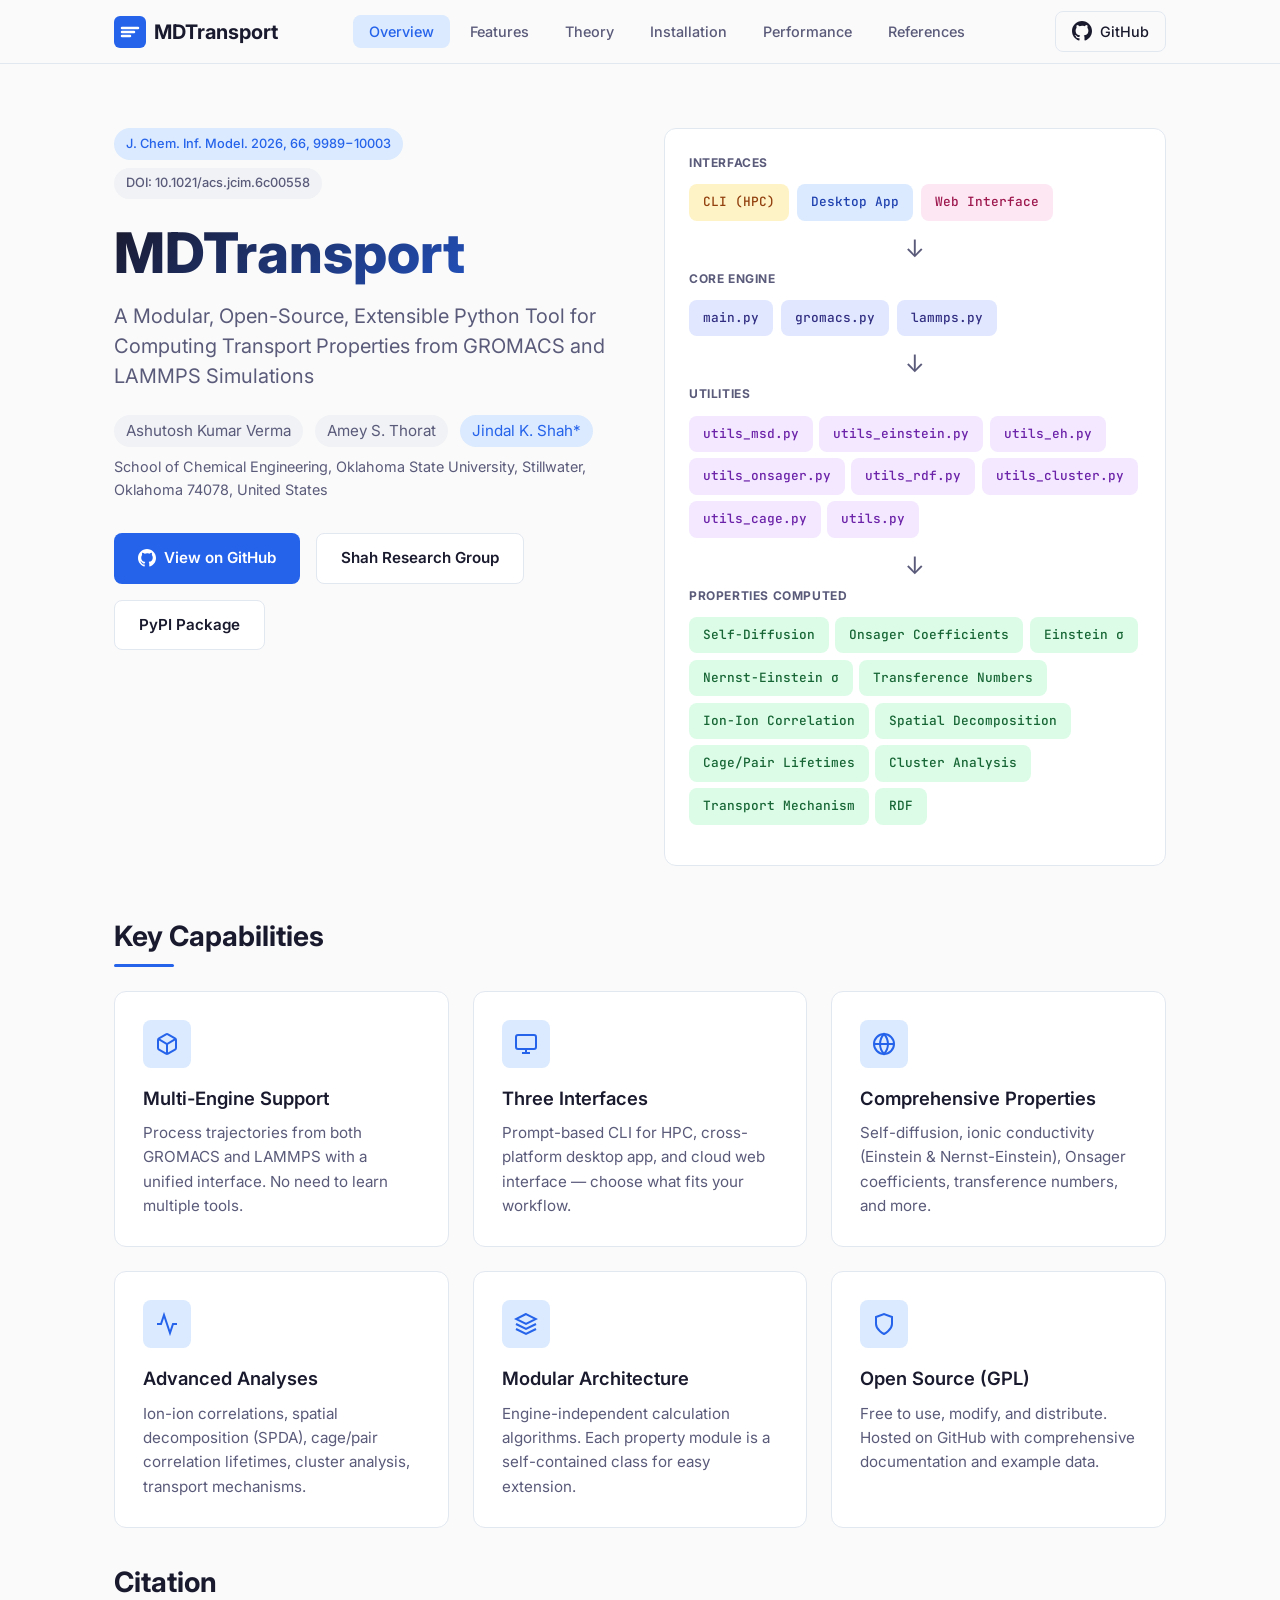
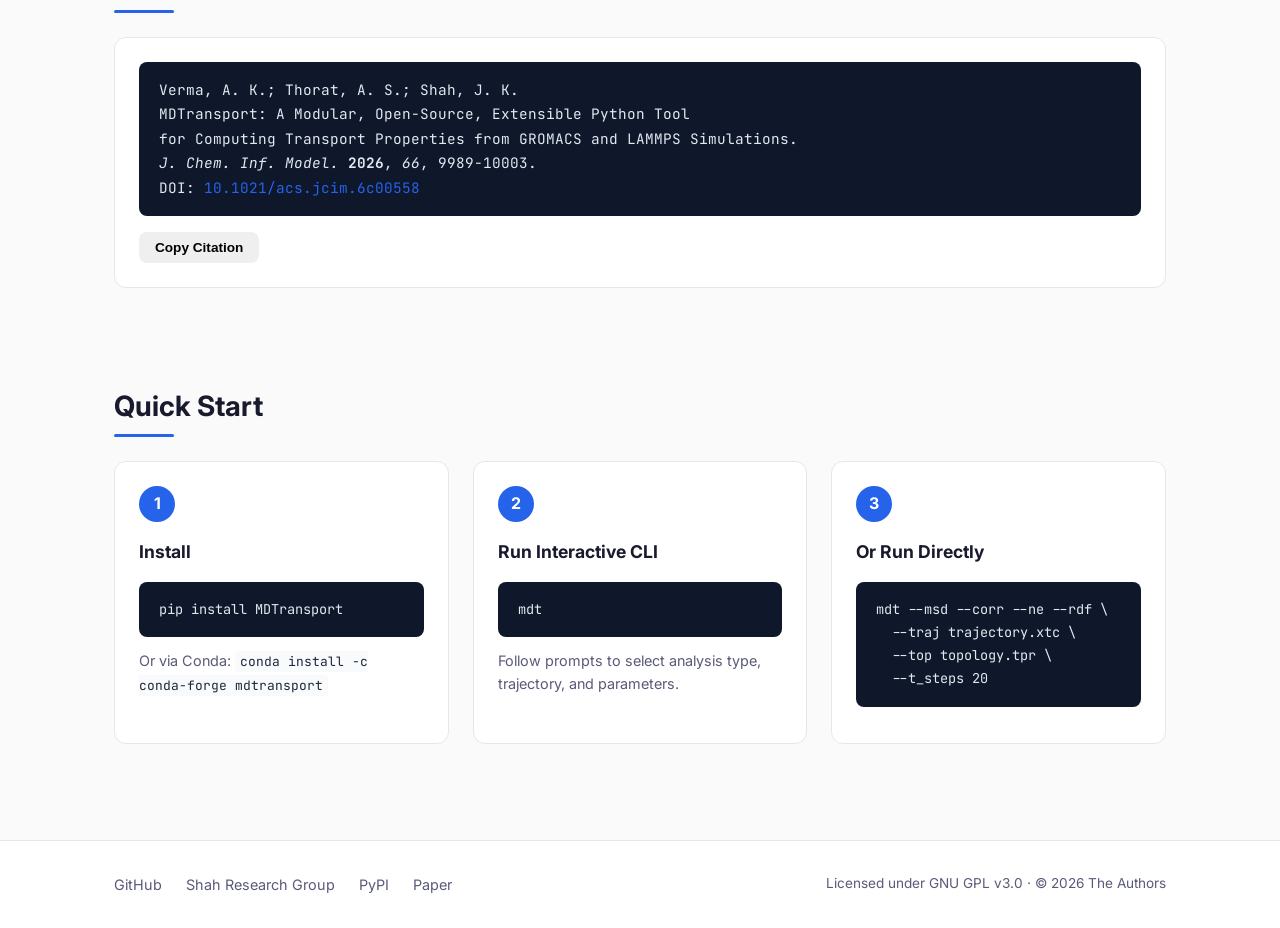
<file: index.html>
<!DOCTYPE html>
<html lang="en">
<head>
    <meta charset="UTF-8">
    <meta name="viewport" content="width=device-width, initial-scale=1.0">
    <title>MDTransport - Modular Transport Property Analysis for MD Simulations</title>
    <meta name="description" content="MDTransport: A modular, open-source, extensible Python tool for computing transport properties from GROMACS and LAMMPS simulations.">
    <link rel="stylesheet" href="styles.css">
    <link rel="preconnect" href="https://fonts.googleapis.com">
    <link rel="preconnect" href="https://fonts.gstatic.com" crossorigin>
    <link href="https://fonts.googleapis.com/css2?family=Inter:wght@300;400;500;600;700&family=JetBrains+Mono:wght@400;500&display=swap" rel="stylesheet">
</head>
<body>
    <header class="header">
        <nav class="nav container">
            <a href="index.html" class="nav-brand">
                <svg class="logo" viewBox="0 0 32 32" fill="none" xmlns="http://www.w3.org/2000/svg">
                    <rect width="32" height="32" rx="6" fill="currentColor"/>
                    <path d="M8 12h16M8 16h12M8 20h8" stroke="white" stroke-width="2.5" stroke-linecap="round"/>
                </svg>
                <span>MDTransport</span>
            </a>
            <ul class="nav-links">
                <li><a href="index.html" class="active">Overview</a></li>
                <li><a href="features.html">Features</a></li>
                <li><a href="theory.html">Theory</a></li>
                <li><a href="installation.html">Installation</a></li>
                <li><a href="performance.html">Performance</a></li>
                <li><a href="references.html">References</a></li>
            </ul>
            <a href="https://github.com/ShahResearchGroup/MDTransport" class="nav-github" target="_blank" rel="noopener">
                <svg width="20" height="20" viewBox="0 0 24 24" fill="currentColor"><path d="M12 0C5.374 0 0 5.373 0 12c0 5.302 3.438 9.8 8.207 11.387.599.111.793-.261.793-.577v-2.234c-3.338.726-4.033-1.416-4.033-1.416-.546-1.387-1.333-1.756-1.333-1.756-1.089-.745.083-.729.083-.729 1.205.084 1.839 1.237 1.839 1.237 1.07 1.834 2.807 1.304 3.492.997.107-.775.418-1.305.762-1.604-2.665-.305-5.467-1.334-5.467-5.931 0-1.311.469-2.381 1.236-3.221-.124-.303-.535-1.524.117-3.176 0 0 1.008-.322 3.301 1.23A11.509 11.509 0 0112 5.803c1.02.005 2.047.138 3.006.404 2.291-1.552 3.297-1.23 3.297-1.23.653 1.653.242 2.874.118 3.176.77.84 1.235 1.911 1.235 3.221 0 4.609-2.807 5.624-5.479 5.921.43.372.823 1.102.823 2.222v3.293c0 .319.192.694.801.576C20.566 21.797 24 17.3 24 12c0-6.627-5.373-12-12-12z"/></svg>
                GitHub
            </a>
        </nav>
    </header>

    <main>
        <section class="hero">
            <div class="container">
                <div class="hero-content">
                    <div class="hero-badge">
                        <span class="badge">J. Chem. Inf. Model. 2026, 66, 9989−10003</span>
                        <span class="badge doi">DOI: 10.1021/acs.jcim.6c00558</span>
                    </div>
                    <h1 class="hero-title">MDTransport</h1>
                    <p class="hero-subtitle">A Modular, Open-Source, Extensible Python Tool for Computing Transport Properties from GROMACS and LAMMPS Simulations</p>
                    <div class="hero-authors">
                        <span class="author">Ashutosh Kumar Verma</span>
                        <span class="author">Amey S. Thorat</span>
                        <span class="author corresponding">Jindal K. Shah*</span>
                    </div>
                    <div class="hero-affiliation">School of Chemical Engineering, Oklahoma State University, Stillwater, Oklahoma 74078, United States</div>
                    <div class="hero-actions">
                        <a href="https://github.com/ShahResearchGroup/MDTransport" class="btn btn-primary" target="_blank" rel="noopener">
                            <svg width="18" height="18" viewBox="0 0 24 24" fill="currentColor"><path d="M12 0C5.374 0 0 5.373 0 12c0 5.302 3.438 9.8 8.207 11.387.599.111.793-.261.793-.577v-2.234c-3.338.726-4.033-1.416-4.033-1.416-.546-1.387-1.333-1.756-1.333-1.756-1.089-.745.083-.729.083-.729 1.205.084 1.839 1.237 1.839 1.237 1.07 1.834 2.807 1.304 3.492.997.107-.775.418-1.305.762-1.604-2.665-.305-5.467-1.334-5.467-5.931 0-1.311.469-2.381 1.236-3.221-.124-.303-.535-1.524.117-3.176 0 0 1.008-.322 3.301 1.23A11.509 11.509 0 0112 5.803c1.02.005 2.047.138 3.006.404 2.291-1.552 3.297-1.23 3.297-1.23.653 1.653.242 2.874.118 3.176.77.84 1.235 1.911 1.235 3.221 0 4.609-2.807 5.624-5.479 5.921.43.372.823 1.102.823 2.222v3.293c0 .319.192.694.801.576C20.566 21.797 24 17.3 24 12c0-6.627-5.373-12-12-12z"/></svg>
                            View on GitHub
                        </a>
                        <a href="https://shahresearchgroup.org" class="btn btn-secondary" target="_blank" rel="noopener">
                            Shah Research Group
                        </a>
                        <a href="https://pypi.org/project/MDTransport/" class="btn btn-secondary" target="_blank" rel="noopener">
                            PyPI Package
                        </a>
                    </div>
                </div>
                <div class="hero-visual">
                    <div class="architecture-diagram">
                        <div class="arch-layer">
                            <h4>Interfaces</h4>
                            <div class="arch-items">
                                <div class="arch-item cli">CLI (HPC)</div>
                                <div class="arch-item desktop">Desktop App</div>
                                <div class="arch-item web">Web Interface</div>
                            </div>
                        </div>
                        <div class="arch-arrow">↓</div>
                        <div class="arch-layer">
                            <h4>Core Engine</h4>
                            <div class="arch-items">
                                <div class="arch-item core">main.py</div>
                                <div class="arch-item core">gromacs.py</div>
                                <div class="arch-item core">lammps.py</div>
                            </div>
                        </div>
                        <div class="arch-arrow">↓</div>
                        <div class="arch-layer">
                            <h4>Utilities</h4>
                            <div class="arch-items utils-grid">
                                <div class="arch-item util">utils_msd.py</div>
                                <div class="arch-item util">utils_einstein.py</div>
                                <div class="arch-item util">utils_eh.py</div>
                                <div class="arch-item util">utils_onsager.py</div>
                                <div class="arch-item util">utils_rdf.py</div>
                                <div class="arch-item util">utils_cluster.py</div>
                                <div class="arch-item util">utils_cage.py</div>
                                <div class="arch-item util">utils.py</div>
                            </div>
                        </div>
                        <div class="arch-arrow">↓</div>
                        <div class="arch-layer">
                            <h4>Properties Computed</h4>
                            <div class="arch-items props-grid">
                                <div class="arch-item prop">Self-Diffusion</div>
                                <div class="arch-item prop">Onsager Coefficients</div>
                                <div class="arch-item prop">Einstein σ</div>
                                <div class="arch-item prop">Nernst-Einstein σ</div>
                                <div class="arch-item prop">Transference Numbers</div>
                                <div class="arch-item prop">Ion-Ion Correlation</div>
                                <div class="arch-item prop">Spatial Decomposition</div>
                                <div class="arch-item prop">Cage/Pair Lifetimes</div>
                                <div class="arch-item prop">Cluster Analysis</div>
                                <div class="arch-item prop">Transport Mechanism</div>
                                <div class="arch-item prop">RDF</div>
                            </div>
                        </div>
                    </div>
                </div>
            </div>
        </section>

        <section class="highlights">
            <div class="container">
                <h2 class="section-title">Key Capabilities</h2>
                <div class="highlights-grid">
                    <article class="highlight-card">
                        <div class="highlight-icon">
                            <svg viewBox="0 0 24 24" fill="none" stroke="currentColor" stroke-width="2"><path d="M21 16V8a2 2 0 0 0-1-1.73l-7-4a2 2 0 0 0-2 0l-7 4A2 2 0 0 0 3 8v8a2 2 0 0 0 1 1.73l7 4a2 2 0 0 0 2 0l7-4A2 2 0 0 0 21 16z"></path><polyline points="3.27 6.96 12 12.01 20.73 6.96"></polyline><line x1="12" y1="22.08" x2="12" y2="12"></line></svg>
                        </div>
                        <h3>Multi-Engine Support</h3>
                        <p>Process trajectories from both GROMACS and LAMMPS with a unified interface. No need to learn multiple tools.</p>
                    </article>
                    <article class="highlight-card">
                        <div class="highlight-icon">
                            <svg viewBox="0 0 24 24" fill="none" stroke="currentColor" stroke-width="2"><rect x="2" y="3" width="20" height="14" rx="2"></rect><path d="M8 21h8"></path><path d="M12 17v4"></path></svg>
                        </div>
                        <h3>Three Interfaces</h3>
                        <p>Prompt-based CLI for HPC, cross-platform desktop app, and cloud web interface — choose what fits your workflow.</p>
                    </article>
                    <article class="highlight-card">
                        <div class="highlight-icon">
                            <svg viewBox="0 0 24 24" fill="none" stroke="currentColor" stroke-width="2"><circle cx="12" cy="12" r="10"></circle><line x1="2" y1="12" x2="22" y2="12"></line><path d="M12 2a15.3 15.3 0 0 1 4 10 15.3 15.3 0 0 1-4 10 15.3 15.3 0 0 1-4-10 15.3 15.3 0 0 1 4-10z"></path></svg>
                        </div>
                        <h3>Comprehensive Properties</h3>
                        <p>Self-diffusion, ionic conductivity (Einstein & Nernst-Einstein), Onsager coefficients, transference numbers, and more.</p>
                    </article>
                    <article class="highlight-card">
                        <div class="highlight-icon">
                            <svg viewBox="0 0 24 24" fill="none" stroke="currentColor" stroke-width="2"><polyline points="22 12 18 12 15 21 9 3 6 12 2 12"></polyline></svg>
                        </div>
                        <h3>Advanced Analyses</h3>
                        <p>Ion-ion correlations, spatial decomposition (SPDA), cage/pair correlation lifetimes, cluster analysis, transport mechanisms.</p>
                    </article>
                    <article class="highlight-card">
                        <div class="highlight-icon">
                            <svg viewBox="0 0 24 24" fill="none" stroke="currentColor" stroke-width="2"><polygon points="12 2 2 7 12 12 22 7 12 2"></polygon><polyline points="2 17 12 22 22 17"></polyline><polyline points="2 12 12 17 22 12"></polyline></svg>
                        </div>
                        <h3>Modular Architecture</h3>
                        <p>Engine-independent calculation algorithms. Each property module is a self-contained class for easy extension.</p>
                    </article>
                    <article class="highlight-card">
                        <div class="highlight-icon">
                            <svg viewBox="0 0 24 24" fill="none" stroke="currentColor" stroke-width="2"><path d="M12 22s8-4 8-10V5l-8-3-8 3v7c0 6 8 10 8 10z"></path></svg>
                        </div>
                        <h3>Open Source (GPL)</h3>
                        <p>Free to use, modify, and distribute. Hosted on GitHub with comprehensive documentation and example data.</p>
                    </article>
                </div>
            </div>
        </section>

        <section class="citation">
            <div class="container">
                <h2 class="section-title">Citation</h2>
                <div class="citation-box">
                    <pre><code>Verma, A. K.; Thorat, A. S.; Shah, J. K.
MDTransport: A Modular, Open-Source, Extensible Python Tool 
for Computing Transport Properties from GROMACS and LAMMPS Simulations.
<em>J. Chem. Inf. Model.</em> <strong>2026</strong>, <em>66</em>, 9989−10003.
DOI: <a href="https://doi.org/10.1021/acs.jcim.6c00558">10.1021/acs.jcim.6c00558</a></code></pre>
                    <button class="btn btn-copy" onclick="copyCitation()">Copy Citation</button>
                </div>
            </div>
        </section>

        <section class="quick-start">
            <div class="container">
                <h2 class="section-title">Quick Start</h2>
                <div class="quick-start-grid">
                    <div class="quick-step">
                        <div class="step-number">1</div>
                        <h3>Install</h3>
                        <pre><code>pip install MDTransport</code></pre>
                        <p>Or via Conda: <code>conda install -c conda-forge mdtransport</code></p>
                    </div>
                    <div class="quick-step">
                        <div class="step-number">2</div>
                        <h3>Run Interactive CLI</h3>
                        <pre><code>mdt</code></pre>
                        <p>Follow prompts to select analysis type, trajectory, and parameters.</p>
                    </div>
                    <div class="quick-step">
                        <div class="step-number">3</div>
                        <h3>Or Run Directly</h3>
                        <pre><code>mdt --msd --corr --ne --rdf \
  --traj trajectory.xtc \
  --top topology.tpr \
  --t_steps 20</code></pre>
                    </div>
                </div>
            </div>
        </section>
    </main>

    <footer class="footer">
        <div class="container">
            <div class="footer-content">
                <div class="footer-links">
                    <a href="https://github.com/ShahResearchGroup/MDTransport" target="_blank" rel="noopener">GitHub</a>
                    <a href="https://shahresearchgroup.org" target="_blank" rel="noopener">Shah Research Group</a>
                    <a href="https://pypi.org/project/MDTransport/" target="_blank" rel="noopener">PyPI</a>
                    <a href="https://doi.org/10.1021/acs.jcim.6c00558" target="_blank" rel="noopener">Paper</a>
                </div>
                <p class="footer-license">Licensed under GNU GPL v3.0 · © 2026 The Authors</p>
            </div>
        </div>
    </footer>

    <script src="script.js"></script>
</body>
</html>
</file>
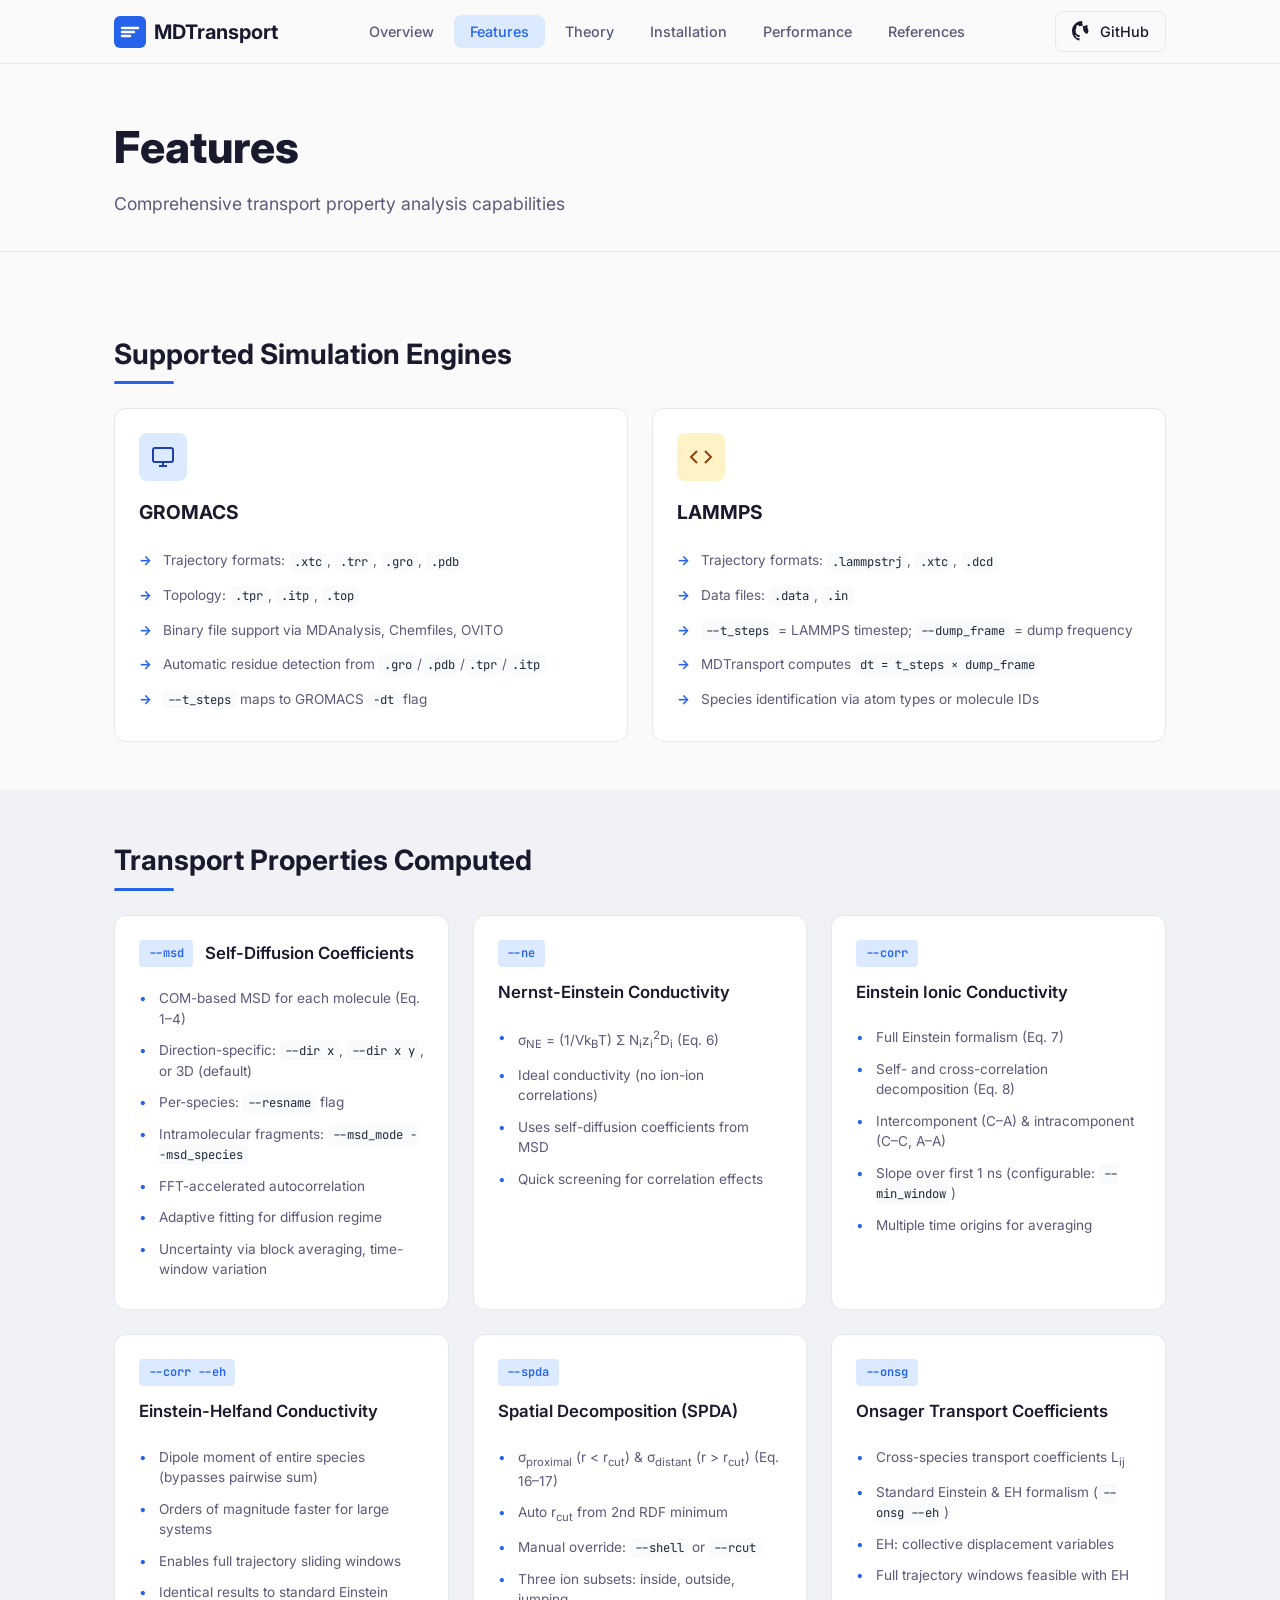
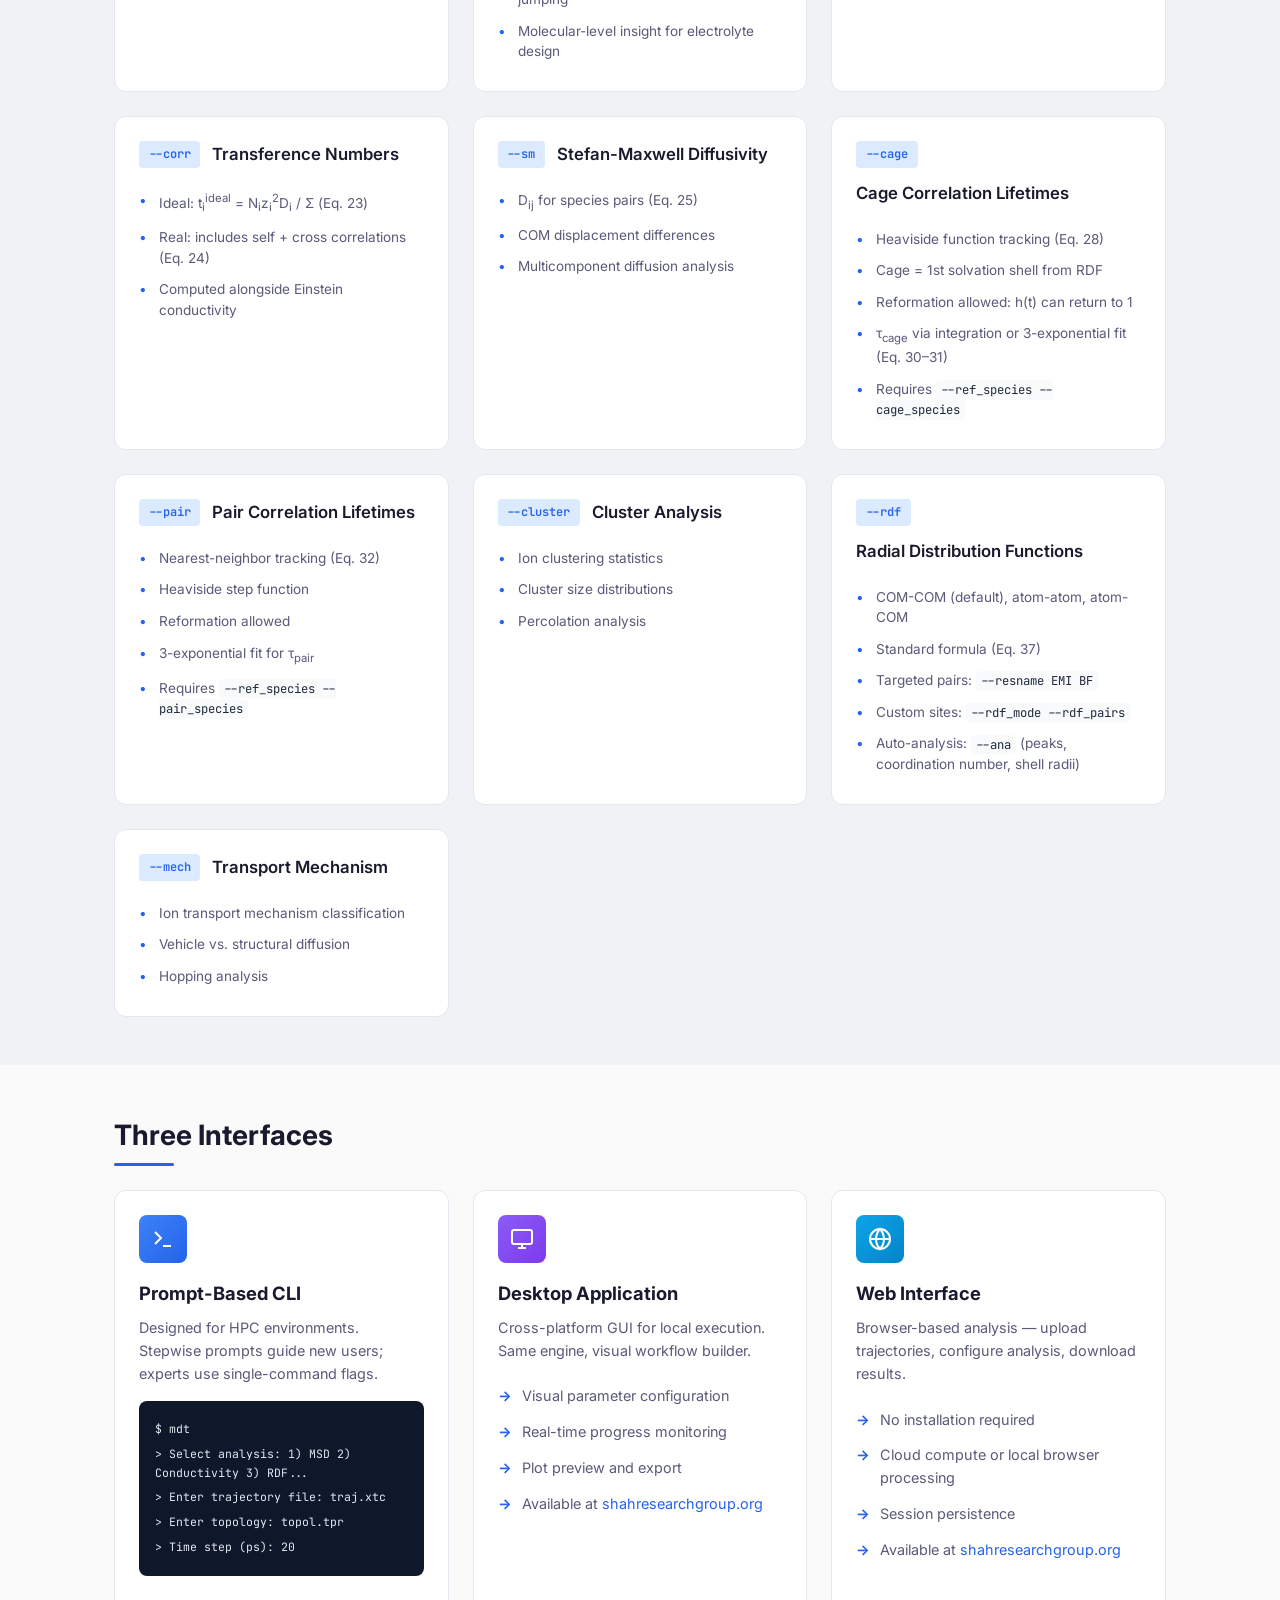
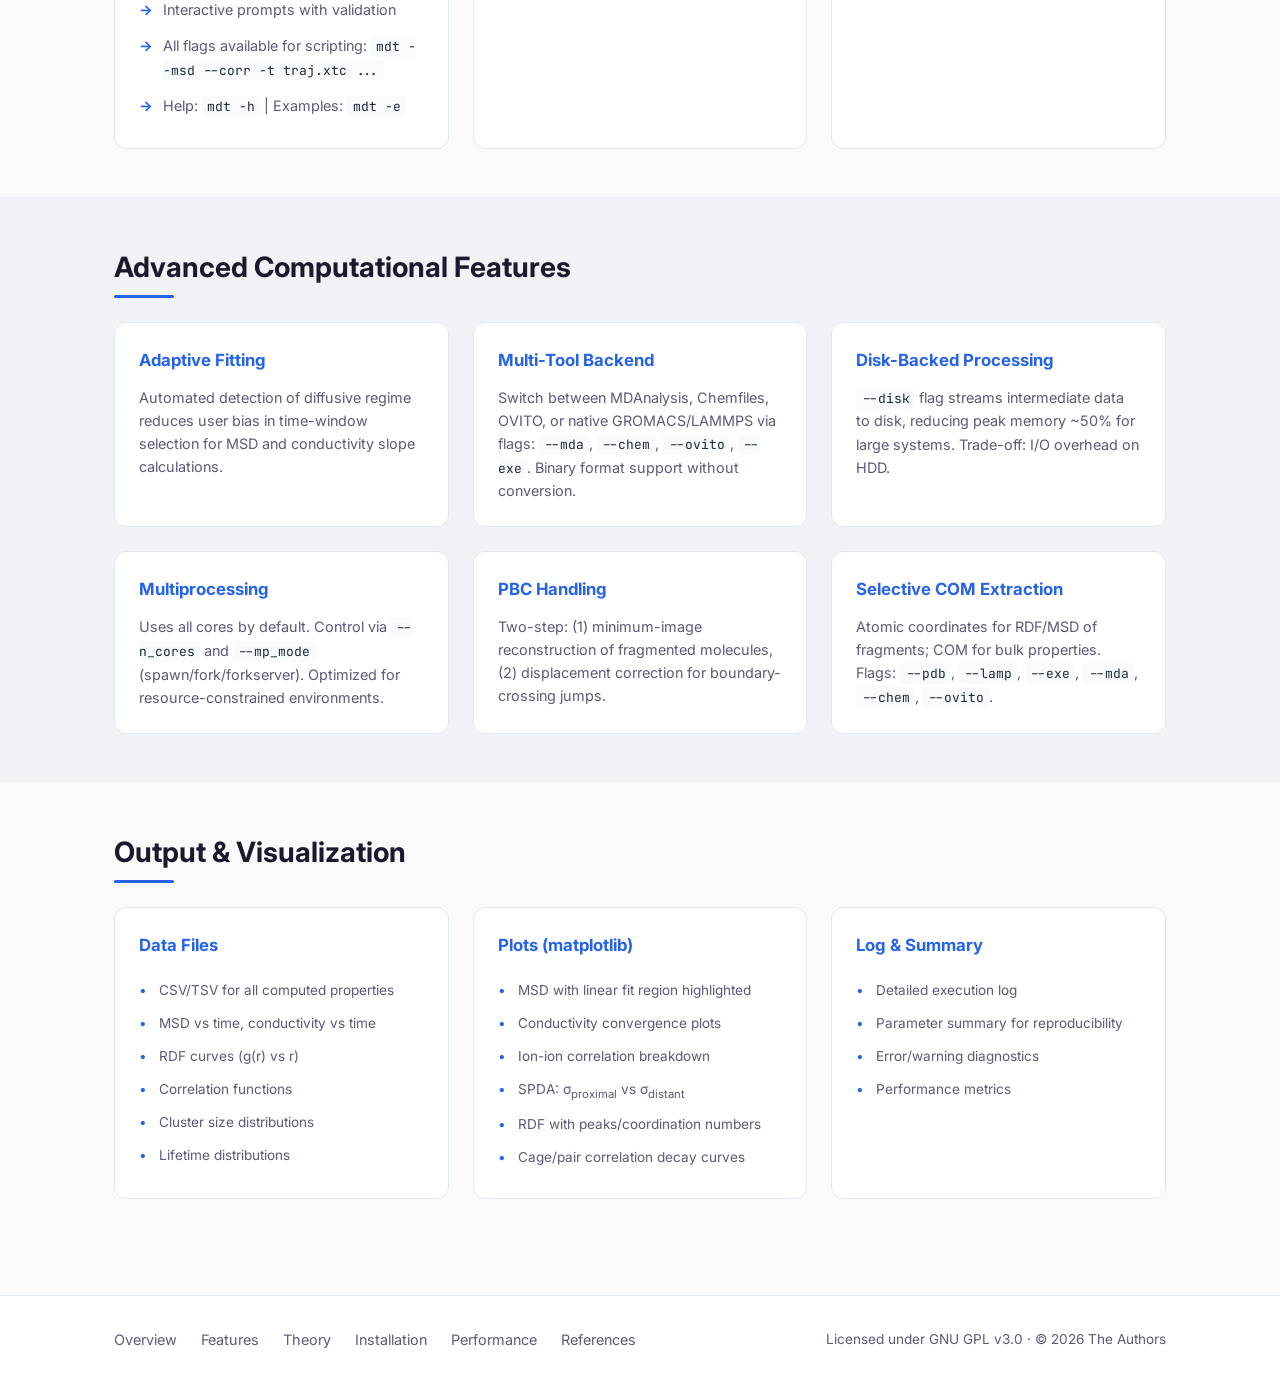
<file: features.html>
<!DOCTYPE html>
<html lang="en">
<head>
    <meta charset="UTF-8">
    <meta name="viewport" content="width=device-width, initial-scale=1.0">
    <title>Features - MDTransport</title>
    <meta name="description" content="Detailed features of MDTransport for transport property analysis from MD simulations.">
    <link rel="stylesheet" href="styles.css">
    <link rel="preconnect" href="https://fonts.googleapis.com">
    <link rel="preconnect" href="https://fonts.gstatic.com" crossorigin>
    <link href="https://fonts.googleapis.com/css2?family=Inter:wght@300;400;500;600;700&family=JetBrains+Mono:wght@400;500&display=swap" rel="stylesheet">
</head>
<body>
    <header class="header">
        <nav class="nav container">
            <a href="index.html" class="nav-brand">
                <svg class="logo" viewBox="0 0 32 32" fill="none" xmlns="http://www.w3.org/2000/svg">
                    <rect width="32" height="32" rx="6" fill="currentColor"/>
                    <path d="M8 12h16M8 16h12M8 20h8" stroke="white" stroke-width="2.5" stroke-linecap="round"/>
                </svg>
                <span>MDTransport</span>
            </a>
            <ul class="nav-links">
                <li><a href="index.html">Overview</a></li>
                <li><a href="features.html" class="active">Features</a></li>
                <li><a href="theory.html">Theory</a></li>
                <li><a href="installation.html">Installation</a></li>
                <li><a href="performance.html">Performance</a></li>
                <li><a href="references.html">References</a></li>
            </ul>
            <a href="https://github.com/ShahResearchGroup/MDTransport" class="nav-github" target="_blank" rel="noopener">
                <svg width="20" height="20" viewBox="0 0 24 24" fill="currentColor"><path d="M12 0C5.374 0 0 5.373 0 12c0 5.302 3.438 9.8 8.207 11.387.599.111.793-.261.793-.577v-2.234c-3.338.726-4.033-1.416-4.033-1.416-.546-1.387-1.333-1.756-1.333-1.756-1.089-.745.083-.729.083-.729 1.205.084 1.839 1.237 1.839 1.237 1.07 1.834 2.807 1.304 3.492.997.107-.775.418-1.305.762-1.604-2.665-.305-5.467-1.334-5.467-5.931 0-1.311.469-2.381 1.236-3.221-.124-.303-.535-1.524.117-3.176 0 0 1.008-.322 3.301 1.23A11.509 11.509 0 0112 5.803c1.02.005 2.047.138 3.006.404 2.291-1.552 3.297-1.23 3.297-1.23.653 1.653.242 2.874.118 3.176.77.84 1.235 1.911 1.235 3.221 0 4.609-2.807 5.624-5.921.43.372.823 1.102.823 2.222v3.293c0 .319.192.694.801.576C20.566 21.797 24 17.3 24 12c0-6.627-5.373-12-12-12z"/></svg>
                GitHub
            </a>
        </nav>
    </header>

    <main>
        <section class="page-header">
            <div class="container">
                <h1>Features</h1>
                <p class="page-subtitle">Comprehensive transport property analysis capabilities</p>
            </div>
        </section>

        <section class="feature-section">
            <div class="container">
                <h2 class="section-title">Supported Simulation Engines</h2>
                <div class="engine-grid">
                    <article class="engine-card gromacs">
                        <div class="engine-icon">
                            <svg viewBox="0 0 24 24" fill="none" stroke="currentColor" stroke-width="2"><rect x="2" y="3" width="20" height="14" rx="2"></rect><path d="M8 21h8"></path><path d="M12 17v4"></path></svg>
                        </div>
                        <h3>GROMACS</h3>
                        <ul class="feature-list">
                            <li>Trajectory formats: <code>.xtc</code>, <code>.trr</code>, <code>.gro</code>, <code>.pdb</code></li>
                            <li>Topology: <code>.tpr</code>, <code>.itp</code>, <code>.top</code></li>
                            <li>Binary file support via MDAnalysis, Chemfiles, OVITO</li>
                            <li>Automatic residue detection from <code>.gro</code>/<code>.pdb</code>/<code>.tpr</code>/<code>.itp</code></li>
                            <li><code>--t_steps</code> maps to GROMACS <code>-dt</code> flag</li>
                        </ul>
                    </article>
                    <article class="engine-card lammps">
                        <div class="engine-icon">
                            <svg viewBox="0 0 24 24" fill="none" stroke="currentColor" stroke-width="2"><polyline points="16 18 22 12 16 6"></polyline><polyline points="8 6 2 12 8 18"></polyline></svg>
                        </div>
                        <h3>LAMMPS</h3>
                        <ul class="feature-list">
                            <li>Trajectory formats: <code>.lammpstrj</code>, <code>.xtc</code>, <code>.dcd</code></li>
                            <li>Data files: <code>.data</code>, <code>.in</code></li>
                            <li><code>--t_steps</code> = LAMMPS timestep; <code>--dump_frame</code> = dump frequency</li>
                            <li>MDTransport computes <code>dt = t_steps × dump_frame</code></li>
                            <li>Species identification via atom types or molecule IDs</li>
                        </ul>
                    </article>
                </div>
            </div>
        </section>

        <section class="feature-section bg-muted">
            <div class="container">
                <h2 class="section-title">Transport Properties Computed</h2>
                <div class="properties-grid">
                    <article class="property-card">
                        <header class="property-header">
                            <span class="property-flag">--msd</span>
                            <h3>Self-Diffusion Coefficients</h3>
                        </header>
                        <ul>
                            <li>COM-based MSD for each molecule (Eq. 1–4)</li>
                            <li>Direction-specific: <code>--dir x</code>, <code>--dir x y</code>, or 3D (default)</li>
                            <li>Per-species: <code>--resname</code> flag</li>
                            <li>Intramolecular fragments: <code>--msd_mode --msd_species</code></li>
                            <li>FFT-accelerated autocorrelation</li>
                            <li>Adaptive fitting for diffusion regime</li>
                            <li>Uncertainty via block averaging, time-window variation</li>
                        </ul>
                    </article>
                    <article class="property-card">
                        <header class="property-header">
                            <span class="property-flag">--ne</span>
                            <h3>Nernst-Einstein Conductivity</h3>
                        </header>
                        <ul>
                            <li>σ<sub>NE</sub> = (1/Vk<sub>B</sub>T) Σ N<sub>i</sub>z<sub>i</sub><sup>2</sup>D<sub>i</sub> (Eq. 6)</li>
                            <li>Ideal conductivity (no ion-ion correlations)</li>
                            <li>Uses self-diffusion coefficients from MSD</li>
                            <li>Quick screening for correlation effects</li>
                        </ul>
                    </article>
                    <article class="property-card">
                        <header class="property-header">
                            <span class="property-flag">--corr</span>
                            <h3>Einstein Ionic Conductivity</h3>
                        </header>
                        <ul>
                            <li>Full Einstein formalism (Eq. 7)</li>
                            <li>Self- and cross-correlation decomposition (Eq. 8)</li>
                            <li>Intercomponent (C–A) & intracomponent (C–C, A–A)</li>
                            <li>Slope over first 1 ns (configurable: <code>--min_window</code>)</li>
                            <li>Multiple time origins for averaging</li>
                        </ul>
                    </article>
                    <article class="property-card">
                        <header class="property-header">
                            <span class="property-flag">--corr --eh</span>
                            <h3>Einstein-Helfand Conductivity</h3>
                        </header>
                        <ul>
                            <li>Dipole moment of entire species (bypasses pairwise sum)</li>
                            <li>Orders of magnitude faster for large systems</li>
                            <li>Enables full trajectory sliding windows</li>
                            <li>Identical results to standard Einstein</li>
                        </ul>
                    </article>
                    <article class="property-card">
                        <header class="property-header">
                            <span class="property-flag">--spda</span>
                            <h3>Spatial Decomposition (SPDA)</h3>
                        </header>
                        <ul>
                            <li>σ<sub>proximal</sub> (r < r<sub>cut</sub>) & σ<sub>distant</sub> (r > r<sub>cut</sub>) (Eq. 16–17)</li>
                            <li>Auto r<sub>cut</sub> from 2nd RDF minimum</li>
                            <li>Manual override: <code>--shell</code> or <code>--rcut</code></li>
                            <li>Three ion subsets: inside, outside, jumping</li>
                            <li>Molecular-level insight for electrolyte design</li>
                        </ul>
                    </article>
                    <article class="property-card">
                        <header class="property-header">
                            <span class="property-flag">--onsg</span>
                            <h3>Onsager Transport Coefficients</h3>
                        </header>
                        <ul>
                            <li>Cross-species transport coefficients L<sub>ij</sub></li>
                            <li>Standard Einstein & EH formalism (<code>--onsg --eh</code>)</li>
                            <li>EH: collective displacement variables</li>
                            <li>Full trajectory windows feasible with EH</li>
                        </ul>
                    </article>
                    <article class="property-card">
                        <header class="property-header">
                            <span class="property-flag">--corr</span>
                            <h3>Transference Numbers</h3>
                        </header>
                        <ul>
                            <li>Ideal: t<sub>i</sub><sup>ideal</sup> = N<sub>i</sub>z<sub>i</sub><sup>2</sup>D<sub>i</sub> / Σ (Eq. 23)</li>
                            <li>Real: includes self + cross correlations (Eq. 24)</li>
                            <li>Computed alongside Einstein conductivity</li>
                        </ul>
                    </article>
                    <article class="property-card">
                        <header class="property-header">
                            <span class="property-flag">--sm</span>
                            <h3>Stefan-Maxwell Diffusivity</h3>
                        </header>
                        <ul>
                            <li>D<sub>ij</sub> for species pairs (Eq. 25)</li>
                            <li>COM displacement differences</li>
                            <li>Multicomponent diffusion analysis</li>
                        </ul>
                    </article>
                    <article class="property-card">
                        <header class="property-header">
                            <span class="property-flag">--cage</span>
                            <h3>Cage Correlation Lifetimes</h3>
                        </header>
                        <ul>
                            <li>Heaviside function tracking (Eq. 28)</li>
                            <li>Cage = 1st solvation shell from RDF</li>
                            <li>Reformation allowed: h(t) can return to 1</li>
                            <li>τ<sub>cage</sub> via integration or 3-exponential fit (Eq. 30–31)</li>
                            <li>Requires <code>--ref_species --cage_species</code></li>
                        </ul>
                    </article>
                    <article class="property-card">
                        <header class="property-header">
                            <span class="property-flag">--pair</span>
                            <h3>Pair Correlation Lifetimes</h3>
                        </header>
                        <ul>
                            <li>Nearest-neighbor tracking (Eq. 32)</li>
                            <li>Heaviside step function</li>
                            <li>Reformation allowed</li>
                            <li>3-exponential fit for τ<sub>pair</sub></li>
                            <li>Requires <code>--ref_species --pair_species</code></li>
                        </ul>
                    </article>
                    <article class="property-card">
                        <header class="property-header">
                            <span class="property-flag">--cluster</span>
                            <h3>Cluster Analysis</h3>
                        </header>
                        <ul>
                            <li>Ion clustering statistics</li>
                            <li>Cluster size distributions</li>
                            <li>Percolation analysis</li>
                        </ul>
                    </article>
                    <article class="property-card">
                        <header class="property-header">
                            <span class="property-flag">--rdf</span>
                            <h3>Radial Distribution Functions</h3>
                        </header>
                        <ul>
                            <li>COM-COM (default), atom-atom, atom-COM</li>
                            <li>Standard formula (Eq. 37)</li>
                            <li>Targeted pairs: <code>--resname EMI BF</code></li>
                            <li>Custom sites: <code>--rdf_mode --rdf_pairs</code></li>
                            <li>Auto-analysis: <code>--ana</code> (peaks, coordination number, shell radii)</li>
                        </ul>
                    </article>
                    <article class="property-card">
                        <header class="property-header">
                            <span class="property-flag">--mech</span>
                            <h3>Transport Mechanism</h3>
                        </header>
                        <ul>
                            <li>Ion transport mechanism classification</li>
                            <li>Vehicle vs. structural diffusion</li>
                            <li>Hopping analysis</li>
                        </ul>
                    </article>
                </div>
            </div>
        </section>

        <section class="feature-section">
            <div class="container">
                <h2 class="section-title">Three Interfaces</h2>
                <div class="interfaces-grid">
                    <article class="interface-card">
                        <div class="interface-icon cli">
                            <svg viewBox="0 0 24 24" fill="none" stroke="currentColor" stroke-width="2"><polyline points="4 17 10 11 4 5"></polyline><line x1="12" y1="19" x2="20" y2="19"></line></svg>
                        </div>
                        <h3>Prompt-Based CLI</h3>
                        <p class="interface-desc">Designed for HPC environments. Stepwise prompts guide new users; experts use single-command flags.</p>
                        <div class="interface-example">
                            <code>$ mdt</code>
                            <code>> Select analysis: 1) MSD 2) Conductivity 3) RDF...</code>
                            <code>> Enter trajectory file: traj.xtc</code>
                            <code>> Enter topology: topol.tpr</code>
                            <code>> Time step (ps): 20</code>
                        </div>
                        <ul class="feature-list">
                            <li>Interactive prompts with validation</li>
                            <li>All flags available for scripting: <code>mdt --msd --corr -t traj.xtc ...</code></li>
                            <li>Help: <code>mdt -h</code> | Examples: <code>mdt -e</code></li>
                        </ul>
                    </article>
                    <article class="interface-card">
                        <div class="interface-icon desktop">
                            <svg viewBox="0 0 24 24" fill="none" stroke="currentColor" stroke-width="2"><rect x="2" y="3" width="20" height="14" rx="2"></rect><path d="M8 21h8"></path><path d="M12 17v4"></path></svg>
                        </div>
                        <h3>Desktop Application</h3>
                        <p class="interface-desc">Cross-platform GUI for local execution. Same engine, visual workflow builder.</p>
                        <ul class="feature-list">
                            <li>Visual parameter configuration</li>
                            <li>Real-time progress monitoring</li>
                            <li>Plot preview and export</li>
                            <li>Available at <a href="https://shahresearchgroup.org" target="_blank">shahresearchgroup.org</a></li>
                        </ul>
                    </article>
                    <article class="interface-card">
                        <div class="interface-icon web">
                            <svg viewBox="0 0 24 24" fill="none" stroke="currentColor" stroke-width="2"><circle cx="12" cy="12" r="10"></circle><line x1="2" y1="12" x2="22" y2="12"></line><path d="M12 2a15.3 15.3 0 0 1 4 10 15.3 15.3 0 0 1-4 10 15.3 15.3 0 0 1-4-10 15.3 15.3 0 0 1 4-10z"></path></svg>
                        </div>
                        <h3>Web Interface</h3>
                        <p class="interface-desc">Browser-based analysis — upload trajectories, configure analysis, download results.</p>
                        <ul class="feature-list">
                            <li>No installation required</li>
                            <li>Cloud compute or local browser processing</li>
                            <li>Session persistence</li>
                            <li>Available at <a href="https://shahresearchgroup.org" target="_blank">shahresearchgroup.org</a></li>
                        </ul>
                    </article>
                </div>
            </div>
        </section>

        <section class="feature-section bg-muted">
            <div class="container">
                <h2 class="section-title">Advanced Computational Features</h2>
                <div class="advanced-grid">
                    <article class="advanced-card">
                        <h3>Adaptive Fitting</h3>
                        <p>Automated detection of diffusive regime reduces user bias in time-window selection for MSD and conductivity slope calculations.</p>
                    </article>
                    <article class="advanced-card">
                        <h3>Multi-Tool Backend</h3>
                        <p>Switch between MDAnalysis, Chemfiles, OVITO, or native GROMACS/LAMMPS via flags: <code>--mda</code>, <code>--chem</code>, <code>--ovito</code>, <code>--exe</code>. Binary format support without conversion.</p>
                    </article>
                    <article class="advanced-card">
                        <h3>Disk-Backed Processing</h3>
                        <p><code>--disk</code> flag streams intermediate data to disk, reducing peak memory ~50% for large systems. Trade-off: I/O overhead on HDD.</p>
                    </article>
                    <article class="advanced-card">
                        <h3>Multiprocessing</h3>
                        <p>Uses all cores by default. Control via <code>--n_cores</code> and <code>--mp_mode</code> (spawn/fork/forkserver). Optimized for resource-constrained environments.</p>
                    </article>
                    <article class="advanced-card">
                        <h3>PBC Handling</h3>
                        <p>Two-step: (1) minimum-image reconstruction of fragmented molecules, (2) displacement correction for boundary-crossing jumps.</p>
                    </article>
                    <article class="advanced-card">
                        <h3>Selective COM Extraction</h3>
                        <p>Atomic coordinates for RDF/MSD of fragments; COM for bulk properties. Flags: <code>--pdb</code>, <code>--lamp</code>, <code>--exe</code>, <code>--mda</code>, <code>--chem</code>, <code>--ovito</code>.</p>
                    </article>
                </div>
            </div>
        </section>

        <section class="feature-section">
            <div class="container">
                <h2 class="section-title">Output & Visualization</h2>
                <div class="output-grid">
                    <div class="output-card">
                        <h3>Data Files</h3>
                        <ul>
                            <li>CSV/TSV for all computed properties</li>
                            <li>MSD vs time, conductivity vs time</li>
                            <li>RDF curves (g(r) vs r)</li>
                            <li>Correlation functions</li>
                            <li>Cluster size distributions</li>
                            <li>Lifetime distributions</li>
                        </ul>
                    </div>
                    <div class="output-card">
                        <h3>Plots (matplotlib)</h3>
                        <ul>
                            <li>MSD with linear fit region highlighted</li>
                            <li>Conductivity convergence plots</li>
                            <li>Ion-ion correlation breakdown</li>
                            <li>SPDA: σ<sub>proximal</sub> vs σ<sub>distant</sub></li>
                            <li>RDF with peaks/coordination numbers</li>
                            <li>Cage/pair correlation decay curves</li>
                        </ul>
                    </div>
                    <div class="output-card">
                        <h3>Log & Summary</h3>
                        <ul>
                            <li>Detailed execution log</li>
                            <li>Parameter summary for reproducibility</li>
                            <li>Error/warning diagnostics</li>
                            <li>Performance metrics</li>
                        </ul>
                    </div>
                </div>
            </div>
        </section>
    </main>

    <footer class="footer">
        <div class="container">
            <div class="footer-content">
                <div class="footer-links">
                    <a href="index.html">Overview</a>
                    <a href="features.html">Features</a>
                    <a href="theory.html">Theory</a>
                    <a href="installation.html">Installation</a>
                    <a href="performance.html">Performance</a>
                    <a href="references.html">References</a>
                </div>
                <p class="footer-license">Licensed under GNU GPL v3.0 · © 2026 The Authors</p>
            </div>
        </div>
    </footer>

    <script src="script.js"></script>
</body>
</html>
</file>
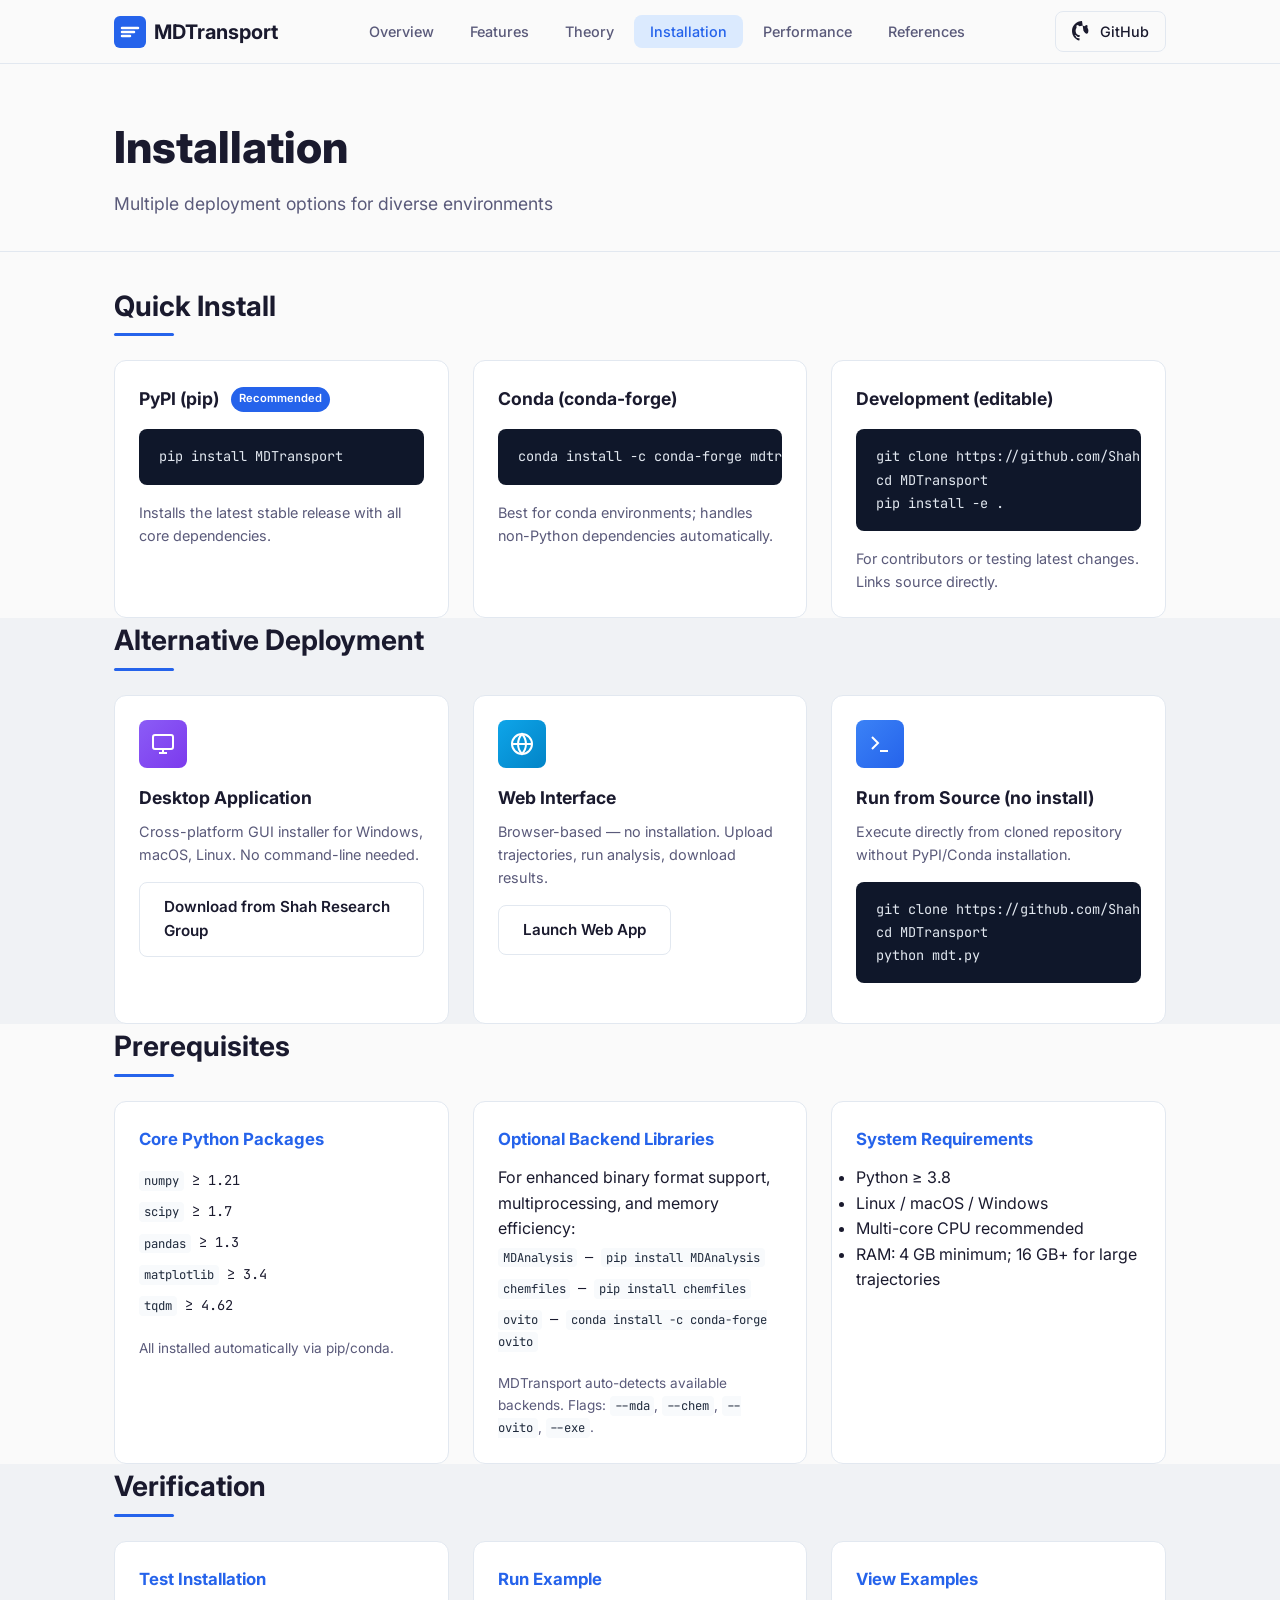
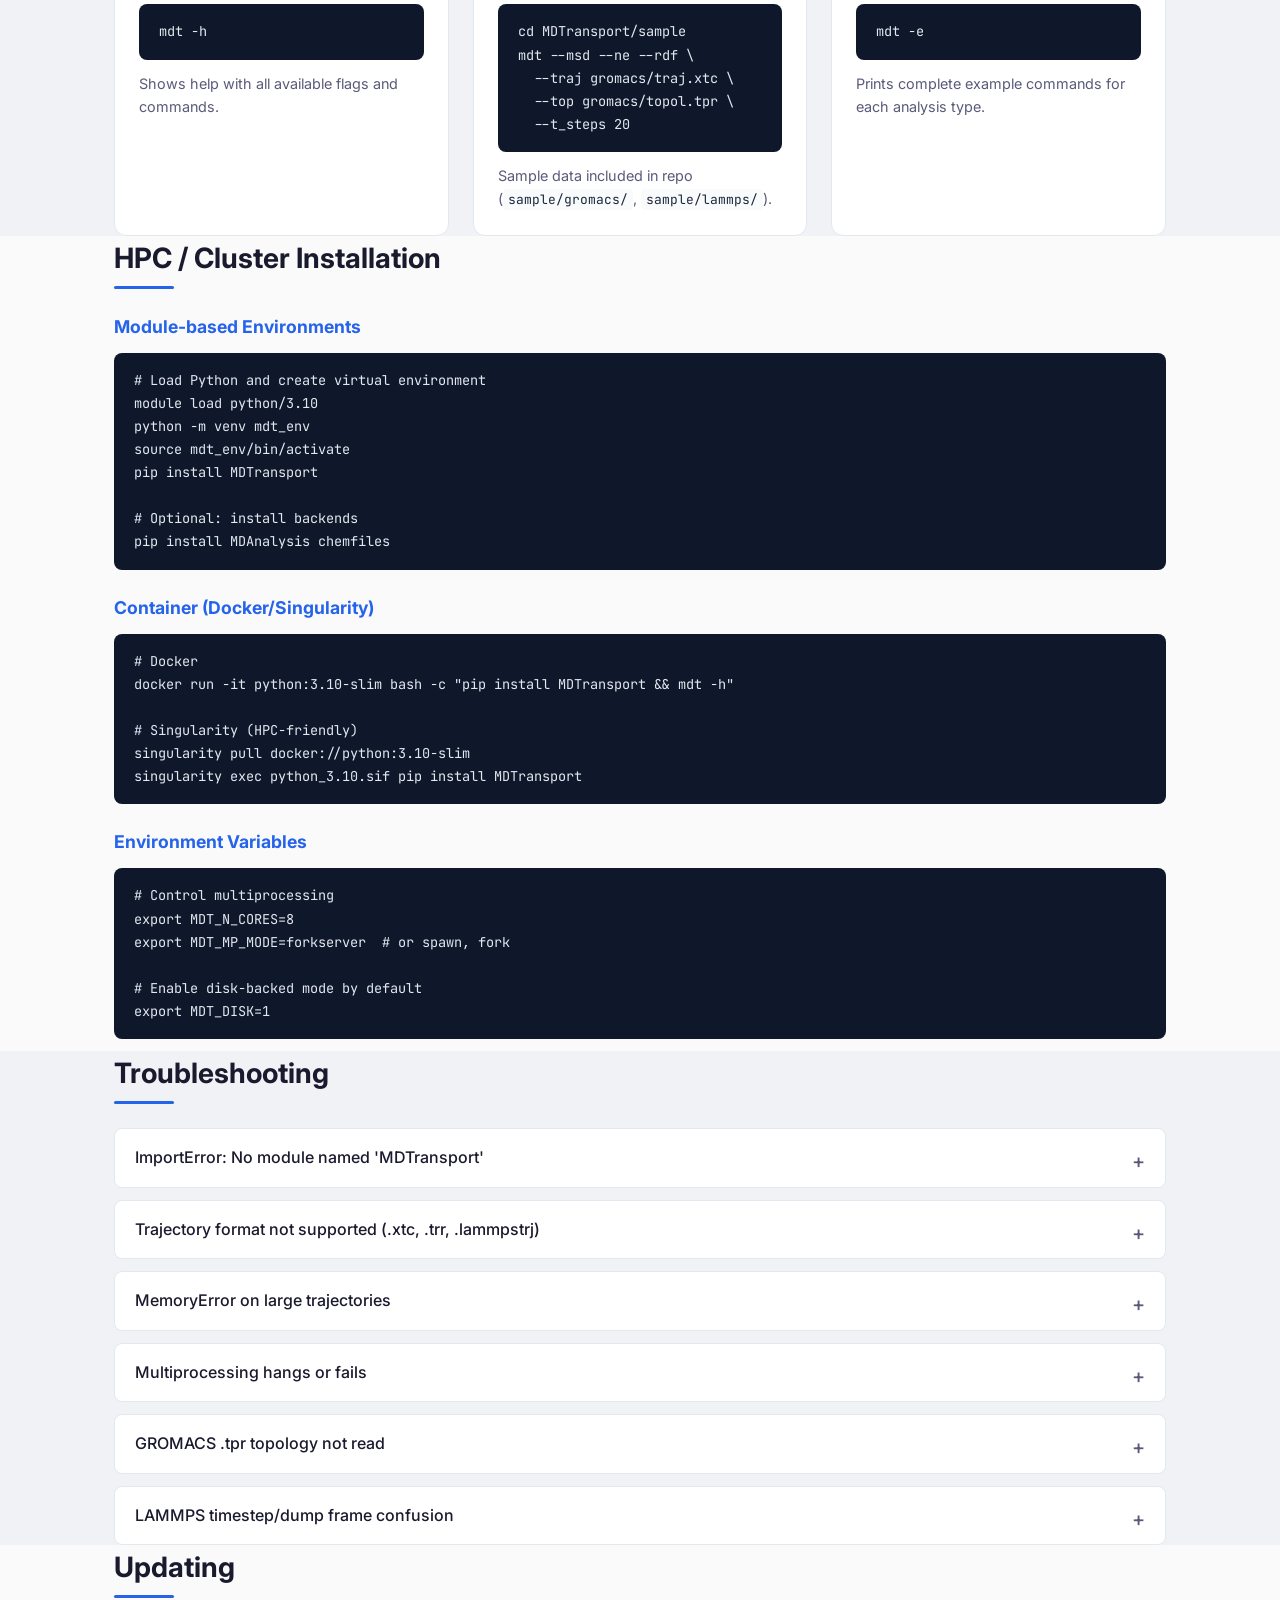
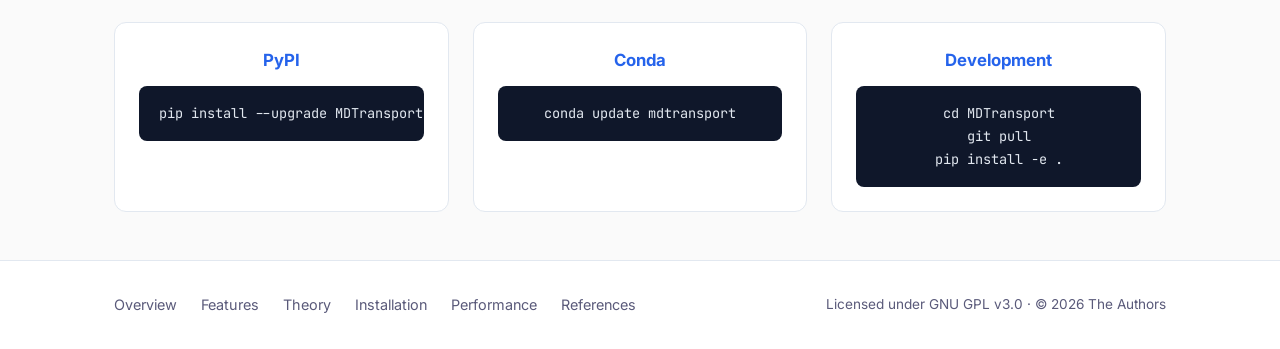
<file: installation.html>
<!DOCTYPE html>
<html lang="en">
<head>
    <meta charset="UTF-8">
    <meta name="viewport" content="width=device-width, initial-scale=1.0">
    <title>Installation - MDTransport</title>
    <meta name="description" content="Installation guide for MDTransport: pip, conda, development, and prerequisites.">
    <link rel="stylesheet" href="styles.css">
    <link rel="preconnect" href="https://fonts.googleapis.com">
    <link rel="preconnect" href="https://fonts.gstatic.com" crossorigin>
    <link href="https://fonts.googleapis.com/css2?family=Inter:wght@300;400;500;600;700&family=JetBrains+Mono:wght@400;500&display=swap" rel="stylesheet">
</head>
<body>
    <header class="header">
        <nav class="nav container">
            <a href="index.html" class="nav-brand">
                <svg class="logo" viewBox="0 0 32 32" fill="none" xmlns="http://www.w3.org/2000/svg">
                    <rect width="32" height="32" rx="6" fill="currentColor"/>
                    <path d="M8 12h16M8 16h12M8 20h8" stroke="white" stroke-width="2.5" stroke-linecap="round"/>
                </svg>
                <span>MDTransport</span>
            </a>
            <ul class="nav-links">
                <li><a href="index.html">Overview</a></li>
                <li><a href="features.html">Features</a></li>
                <li><a href="theory.html">Theory</a></li>
                <li><a href="installation.html" class="active">Installation</a></li>
                <li><a href="performance.html">Performance</a></li>
                <li><a href="references.html">References</a></li>
            </ul>
            <a href="https://github.com/ShahResearchGroup/MDTransport" class="nav-github" target="_blank" rel="noopener">
                <svg width="20" height="20" viewBox="0 0 24 24" fill="currentColor"><path d="M12 0C5.374 0 0 5.373 0 12c0 5.302 3.438 9.8 8.207 11.387.599.111.793-.261.793-.577v-2.234c-3.338.726-4.033-1.416-4.033-1.416-.546-1.387-1.333-1.756-1.333-1.756-1.089-.745.083-.729.083-.729 1.205.084 1.839 1.237 1.839 1.237 1.07 1.834 2.807 1.304 3.492.997.107-.775.418-1.305.762-1.604-2.665-.305-5.467-1.334-5.467-5.931 0-1.311.469-2.381 1.236-3.221-.124-.303-.535-1.524.117-3.176 0 0 1.008-.322 3.301 1.23A11.509 11.509 0 0112 5.803c1.02.005 2.047.138 3.006.404 2.291-1.552 3.297-1.23 3.297-1.23.653 1.653.242 2.874.118 3.176.77.84 1.235 1.911 1.235 3.221 0 4.609-2.807 5.624-5.921.43.372.823 1.102.823 2.222v3.293c0 .319.192.694.801.576C20.566 21.797 24 17.3 24 12c0-6.627-5.373-12-12-12z"/></svg>
                GitHub
            </a>
        </nav>
    </header>

    <main>
        <section class="page-header">
            <div class="container">
                <h1>Installation</h1>
                <p class="page-subtitle">Multiple deployment options for diverse environments</p>
            </div>
        </section>

        <section class="install-section">
            <div class="container">
                <h2 class="section-title">Quick Install</h2>
                <div class="install-grid">
                    <article class="install-card">
                        <header class="install-header">
                            <h3>PyPI (pip)</h3>
                            <span class="install-badge">Recommended</span>
                        </header>
                        <pre><code>pip install MDTransport</code></pre>
                        <p>Installs the latest stable release with all core dependencies.</p>
                    </article>
                    <article class="install-card">
                        <header class="install-header">
                            <h3>Conda (conda-forge)</h3>
                        </header>
                        <pre><code>conda install -c conda-forge mdtransport</code></pre>
                        <p>Best for conda environments; handles non-Python dependencies automatically.</p>
                    </article>
                    <article class="install-card">
                        <header class="install-header">
                            <h3>Development (editable)</h3>
                        </header>
                        <pre><code>git clone https://github.com/ShahResearchGroup/MDTransport.git
cd MDTransport
pip install -e .</code></pre>
                        <p>For contributors or testing latest changes. Links source directly.</p>
                    </article>
                </div>
            </div>
        </section>

        <section class="install-section bg-muted">
            <div class="container">
                <h2 class="section-title">Alternative Deployment</h2>
                <div class="alt-install-grid">
                    <article class="alt-install-card">
                        <div class="alt-icon desktop">
                            <svg viewBox="0 0 24 24" fill="none" stroke="currentColor" stroke-width="2"><rect x="2" y="3" width="20" height="14" rx="2"></rect><path d="M8 21h8"></path><path d="M12 17v4"></path></svg>
                        </div>
                        <h3>Desktop Application</h3>
                        <p>Cross-platform GUI installer for Windows, macOS, Linux. No command-line needed.</p>
                        <a href="https://shahresearchgroup.org" class="btn btn-secondary" target="_blank" rel="noopener">Download from Shah Research Group</a>
                    </article>
                    <article class="alt-install-card">
                        <div class="alt-icon web">
                            <svg viewBox="0 0 24 24" fill="none" stroke="currentColor" stroke-width="2"><circle cx="12" cy="12" r="10"></circle><line x1="2" y1="12" x2="22" y2="12"></line><path d="M12 2a15.3 15.3 0 0 1 4 10 15.3 15.3 0 0 1-4 10 15.3 15.3 0 0 1-4-10 15.3 15.3 0 0 1 4-10z"></path></svg>
                        </div>
                        <h3>Web Interface</h3>
                        <p>Browser-based — no installation. Upload trajectories, run analysis, download results.</p>
                        <a href="https://shahresearchgroup.org" class="btn btn-secondary" target="_blank" rel="noopener">Launch Web App</a>
                    </article>
                    <article class="alt-install-card">
                        <div class="alt-icon source">
                            <svg viewBox="0 0 24 24" fill="none" stroke="currentColor" stroke-width="2"><polyline points="4 17 10 11 4 5"></polyline><line x1="12" y1="19" x2="20" y2="19"></line></svg>
                        </div>
                        <h3>Run from Source (no install)</h3>
                        <p>Execute directly from cloned repository without PyPI/Conda installation.</p>
                        <pre><code>git clone https://github.com/ShahResearchGroup/MDTransport.git
cd MDTransport
python mdt.py</code></pre>
                    </article>
                </div>
            </div>
        </section>

        <section class="install-section">
            <div class="container">
                <h2 class="section-title">Prerequisites</h2>
                <div class="prereq-grid">
                    <article class="prereq-card">
                        <h3>Core Python Packages</h3>
                        <ul class="package-list">
                            <li><code>numpy</code> ≥ 1.21</li>
                            <li><code>scipy</code> ≥ 1.7</li>
                            <li><code>pandas</code> ≥ 1.3</li>
                            <li><code>matplotlib</code> ≥ 3.4</li>
                            <li><code>tqdm</code> ≥ 4.62</li>
                        </ul>
                        <p class="note">All installed automatically via pip/conda.</p>
                    </article>
                    <article class="prereq-card">
                        <h3>Optional Backend Libraries</h3>
                        <p>For enhanced binary format support, multiprocessing, and memory efficiency:</p>
                        <ul class="package-list">
                            <li><code>MDAnalysis</code> — <code>pip install MDAnalysis</code></li>
                            <li><code>chemfiles</code> — <code>pip install chemfiles</code></li>
                            <li><code>ovito</code> — <code>conda install -c conda-forge ovito</code></li>
                        </ul>
                        <p class="note">MDTransport auto-detects available backends. Flags: <code>--mda</code>, <code>--chem</code>, <code>--ovito</code>, <code>--exe</code>.</p>
                    </article>
                    <article class="prereq-card">
                        <h3>System Requirements</h3>
                        <ul>
                            <li>Python ≥ 3.8</li>
                            <li>Linux / macOS / Windows</li>
                            <li>Multi-core CPU recommended</li>
                            <li>RAM: 4 GB minimum; 16 GB+ for large trajectories</li>
                        </ul>
                    </article>
                </div>
            </div>
        </section>

        <section class="install-section bg-muted">
            <div class="container">
                <h2 class="section-title">Verification</h2>
                <div class="verify-grid">
                    <div class="verify-card">
                        <h3>Test Installation</h3>
                        <pre><code>mdt -h</code></pre>
                        <p>Shows help with all available flags and commands.</p>
                    </div>
                    <div class="verify-card">
                        <h3>Run Example</h3>
                        <pre><code>cd MDTransport/sample
mdt --msd --ne --rdf \
  --traj gromacs/traj.xtc \
  --top gromacs/topol.tpr \
  --t_steps 20</code></pre>
                        <p>Sample data included in repo (<code>sample/gromacs/</code>, <code>sample/lammps/</code>).</p>
                    </div>
                    <div class="verify-card">
                        <h3>View Examples</h3>
                        <pre><code>mdt -e</code></pre>
                        <p>Prints complete example commands for each analysis type.</p>
                    </div>
                </div>
            </div>
        </section>

        <section class="install-section">
            <div class="container">
                <h2 class="section-title">HPC / Cluster Installation</h2>
                <div class="hpc-content">
                    <h3>Module-based Environments</h3>
                    <pre><code># Load Python and create virtual environment
module load python/3.10
python -m venv mdt_env
source mdt_env/bin/activate
pip install MDTransport

# Optional: install backends
pip install MDAnalysis chemfiles</code></pre>
                    <h3>Container (Docker/Singularity)</h3>
                    <pre><code># Docker
docker run -it python:3.10-slim bash -c "pip install MDTransport && mdt -h"

# Singularity (HPC-friendly)
singularity pull docker://python:3.10-slim
singularity exec python_3.10.sif pip install MDTransport</code></pre>
                    <h3>Environment Variables</h3>
                    <pre><code># Control multiprocessing
export MDT_N_CORES=8
export MDT_MP_MODE=forkserver  # or spawn, fork

# Enable disk-backed mode by default
export MDT_DISK=1</code></pre>
                </div>
            </div>
        </section>

        <section class="install-section bg-muted">
            <div class="container">
                <h2 class="section-title">Troubleshooting</h2>
                <div class="troubleshoot-grid">
                    <details class="trouble-item">
                        <summary>ImportError: No module named 'MDTransport'</summary>
                        <p>Ensure you're using the same Python environment where you installed. Check with <code>pip list | grep MDTransport</code>. For conda, use <code>conda list mdtransport</code>.</p>
                    </details>
                    <details class="trouble-item">
                        <summary>Trajectory format not supported (.xtc, .trr, .lammpstrj)</summary>
                        <p>Install MDAnalysis, chemfiles, or ovito. MDTransport auto-detects: <code>pip install MDAnalysis chemfiles</code>. For OVITO on Linux: <code>conda install -c conda-forge ovito</code>.</p>
                    </details>
                    <details class="trouble-item">
                        <summary>MemoryError on large trajectories</summary>
                        <p>Use <code>--disk</code> flag for disk-backed processing. Reduce <code>--n_cores</code>. Use binary formats (.xtc) with MDAnalysis/chemfiles for lower memory.</p>
                    </details>
                    <details class="trouble-item">
                        <summary>Multiprocessing hangs or fails</summary>
                        <p>Try <code>--mp_mode spawn</code> (default on Windows/macOS) or <code>--mp_mode forkserver</code>. Reduce <code>--n_cores</code>. Some HPC systems require <code>spawn</code>.</p>
                    </details>
                    <details class="trouble-item">
                        <summary>GROMACS .tpr topology not read</summary>
                        <p>Ensure GROMACS is in PATH for native parsing, or install MDAnalysis: <code>pip install MDAnalysis</code>. Use <code>--mda</code> flag to force MDAnalysis backend.</p>
                    </details>
                    <details class="trouble-item">
                        <summary>LAMMPS timestep/dump frame confusion</summary>
                        <p>For LAMMPS: <code>--t_steps</code> = integration timestep (e.g., 1 fs = 0.001 ps), <code>--dump_frame</code> = dump frequency. MDTransport computes dt = t_steps × dump_frame. All time params in ps.</p>
                    </details>
                </div>
            </div>
        </section>

        <section class="install-section">
            <div class="container">
                <h2 class="section-title">Updating</h2>
                <div class="update-grid">
                    <div class="update-card">
                        <h3>PyPI</h3>
                        <pre><code>pip install --upgrade MDTransport</code></pre>
                    </div>
                    <div class="update-card">
                        <h3>Conda</h3>
                        <pre><code>conda update mdtransport</code></pre>
                    </div>
                    <div class="update-card">
                        <h3>Development</h3>
                        <pre><code>cd MDTransport
git pull
pip install -e .</code></pre>
                    </div>
                </div>
            </div>
        </section>
    </main>

    <footer class="footer">
        <div class="container">
            <div class="footer-content">
                <div class="footer-links">
                    <a href="index.html">Overview</a>
                    <a href="features.html">Features</a>
                    <a href="theory.html">Theory</a>
                    <a href="installation.html">Installation</a>
                    <a href="performance.html">Performance</a>
                    <a href="references.html">References</a>
                </div>
                <p class="footer-license">Licensed under GNU GPL v3.0 · © 2026 The Authors</p>
            </div>
        </div>
    </footer>

    <script src="script.js"></script>
</body>
</html>
</file>
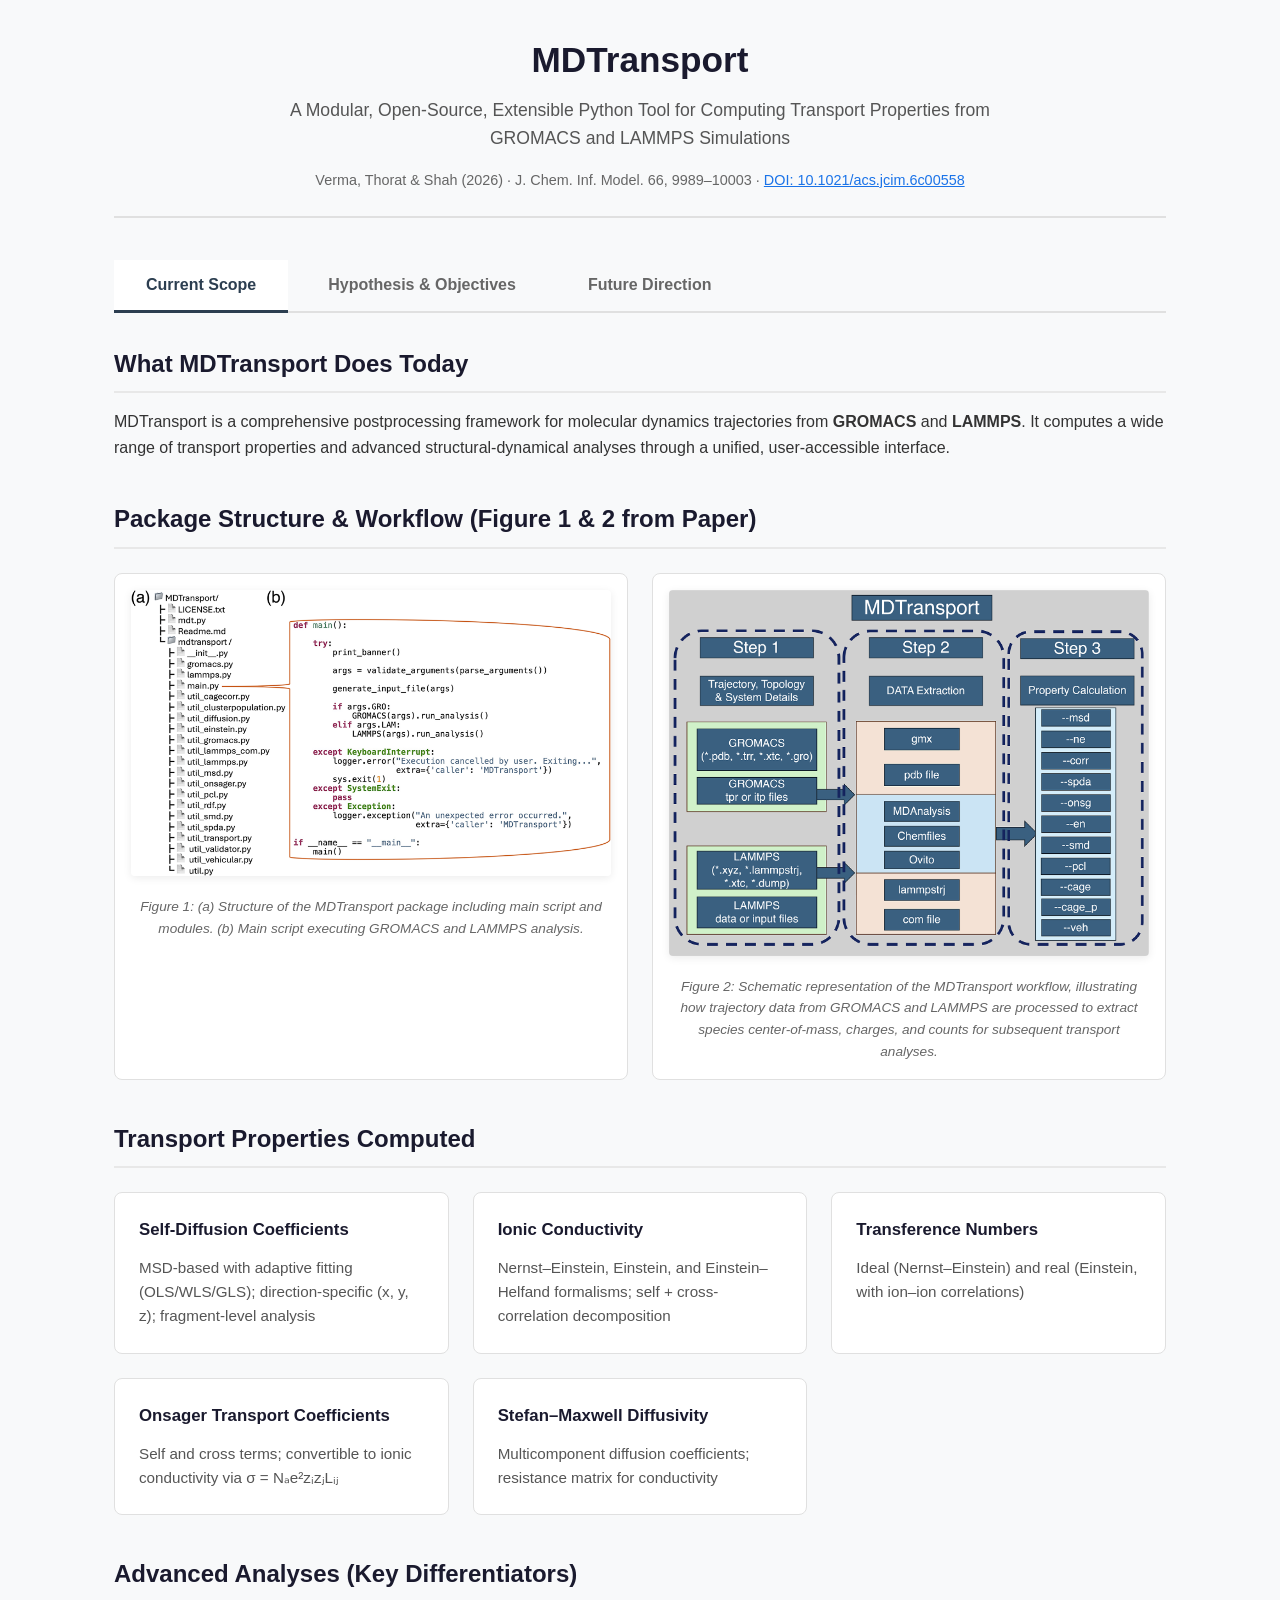
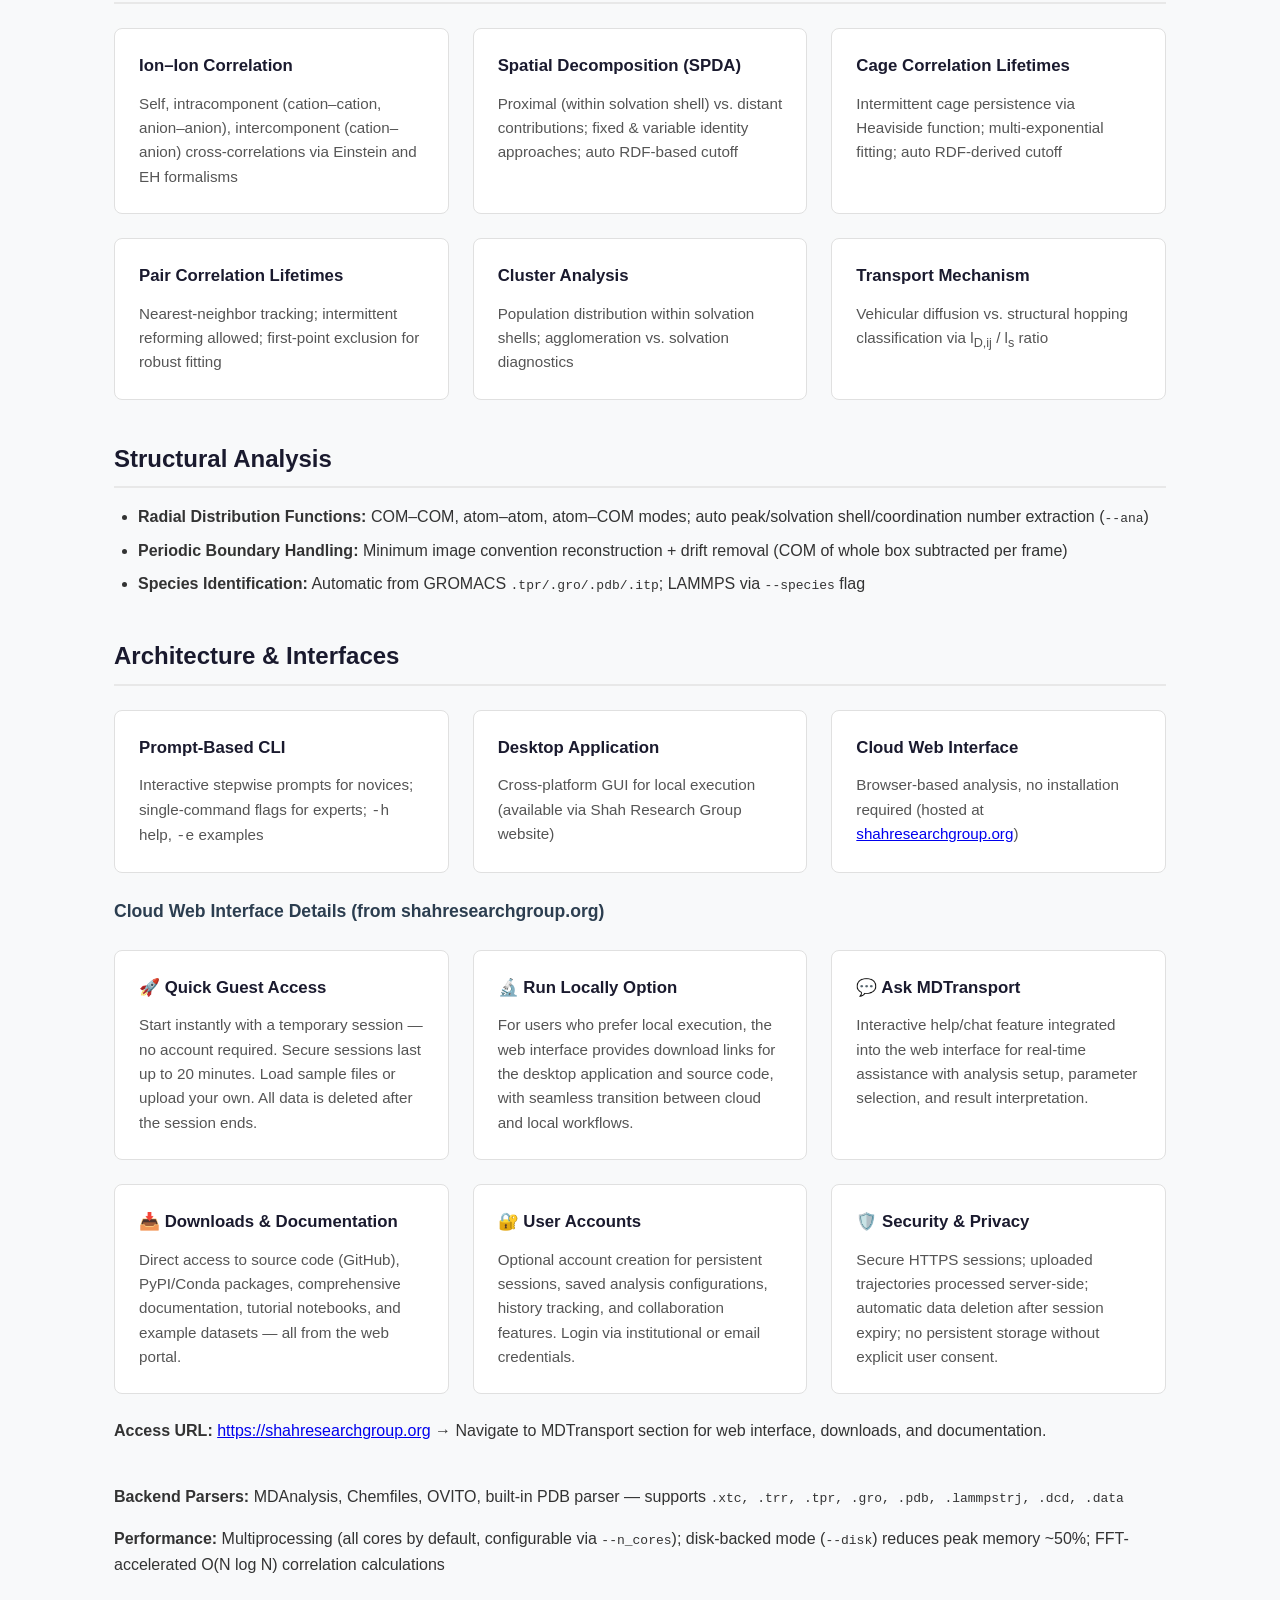
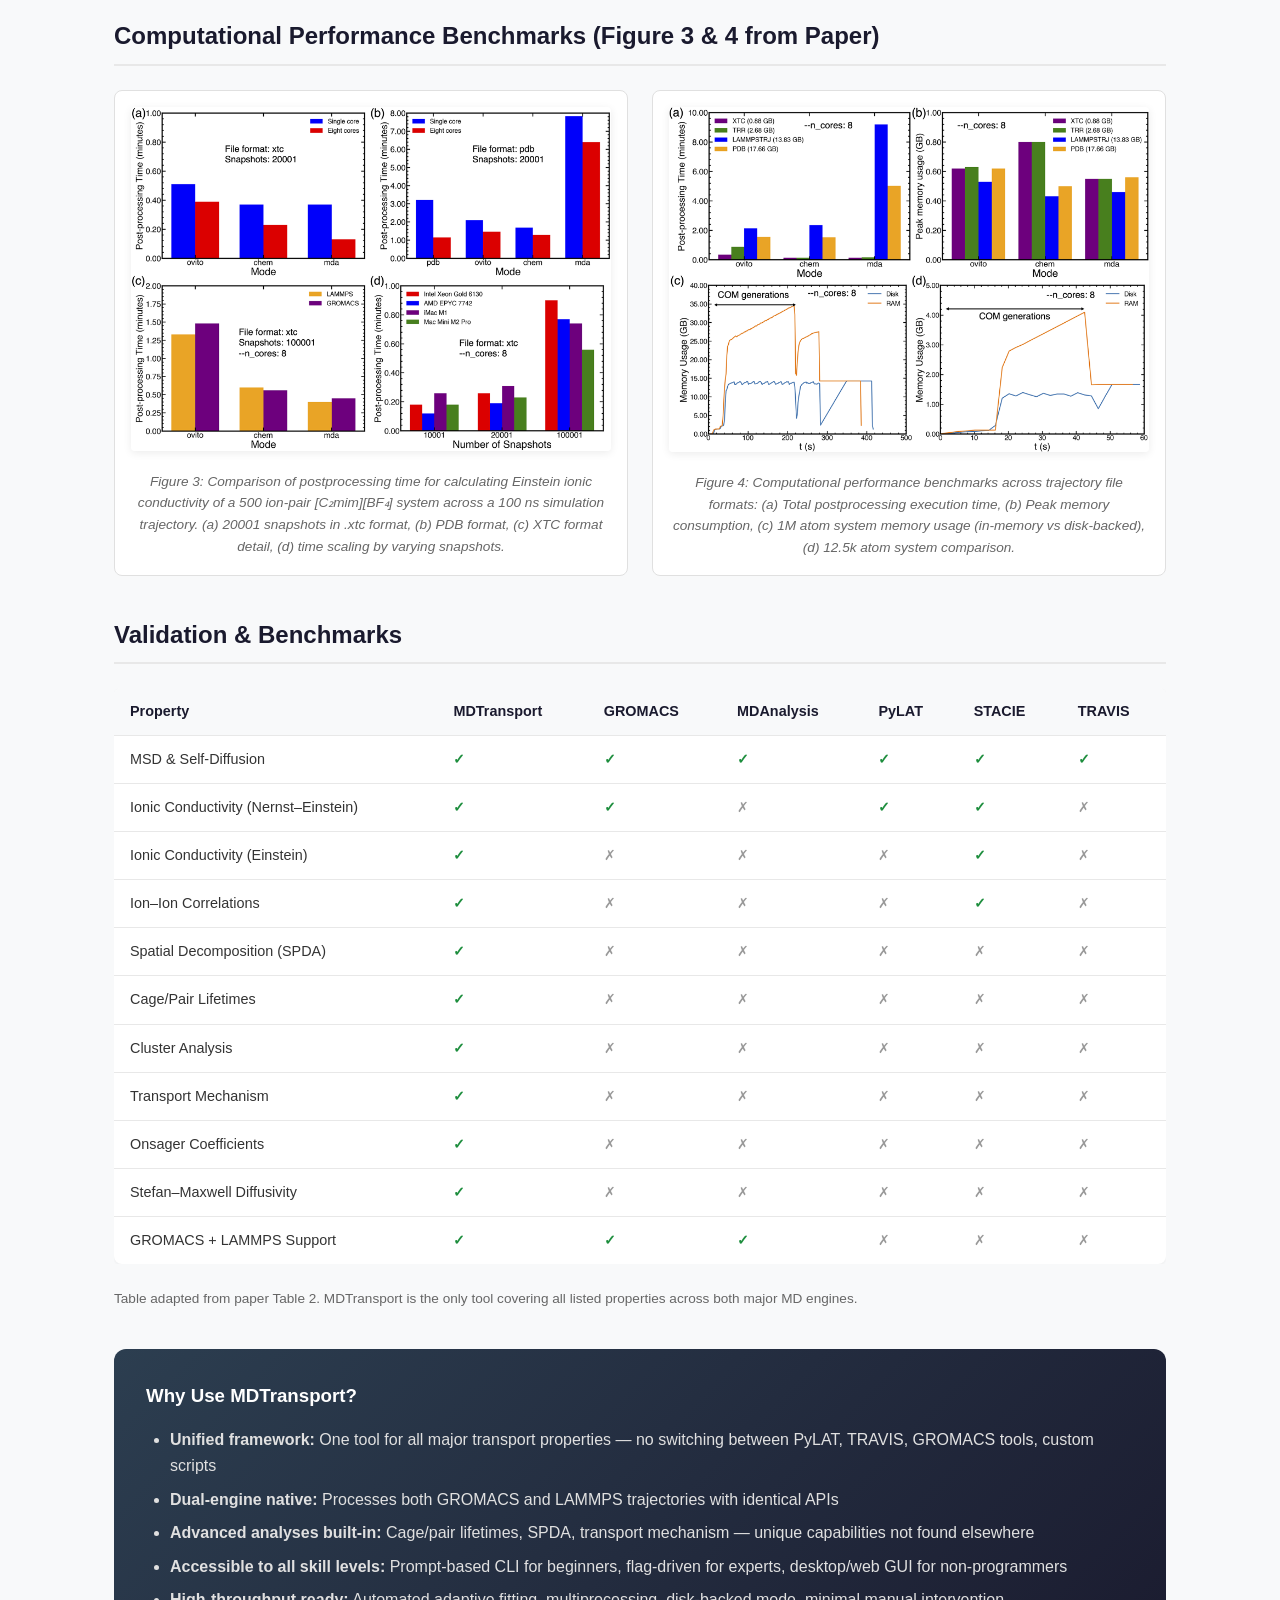
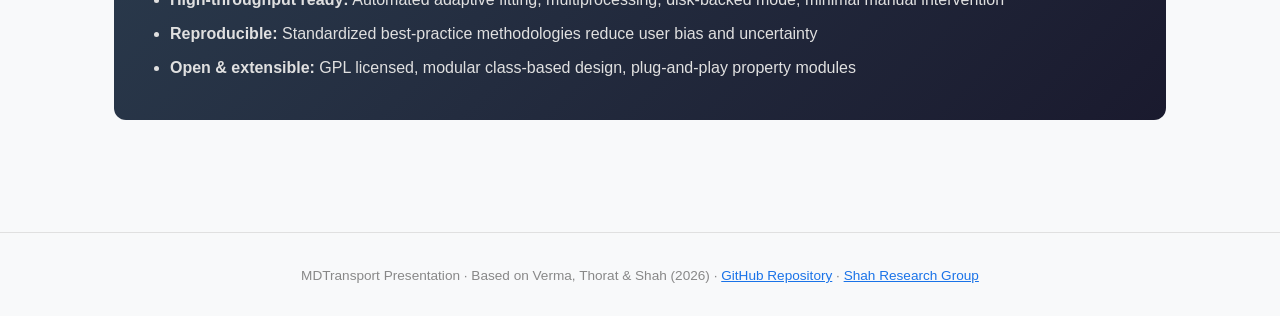
<file: mdtransport-presentation.html>
<!DOCTYPE html>
<html lang="en">
<head>
    <meta charset="UTF-8">
    <meta name="viewport" content="width=device-width, initial-scale=1.0">
    <title>MDTransport: Presentation</title>
    <style>
        * {
            box-sizing: border-box;
            margin: 0;
            padding: 0;
        }
        
        body {
            font-family: -apple-system, BlinkMacSystemFont, 'Segoe UI', Roboto, Oxygen, Ubuntu, sans-serif;
            line-height: 1.6;
            color: #1a1a2e;
            background: #f8f9fa;
            min-height: 100vh;
        }
        
        .container {
            max-width: 1100px;
            margin: 0 auto;
            padding: 2rem 1.5rem;
        }
        
        header {
            text-align: center;
            margin-bottom: 2.5rem;
            padding-bottom: 1.5rem;
            border-bottom: 2px solid #e0e0e0;
        }
        
        header h1 {
            font-size: 2.2rem;
            font-weight: 700;
            color: #1a1a2e;
            margin-bottom: 0.5rem;
        }
        
        header .subtitle {
            font-size: 1.1rem;
            color: #555;
            max-width: 700px;
            margin: 0 auto;
        }
        
        header .meta {
            margin-top: 1rem;
            font-size: 0.9rem;
            color: #666;
        }
        
        .tabs {
            display: flex;
            gap: 0.5rem;
            margin-bottom: 2rem;
            border-bottom: 2px solid #e0e0e0;
            padding-bottom: 0;
        }
        
        .tab-btn {
            padding: 1rem 2rem;
            background: transparent;
            border: none;
            border-bottom: 3px solid transparent;
            font-size: 1rem;
            font-weight: 600;
            color: #666;
            cursor: pointer;
            transition: all 0.2s ease;
            position: relative;
            bottom: -2px;
        }
        
        .tab-btn:hover {
            color: #2c3e50;
            background: #f0f2f5;
        }
        
        .tab-btn.active {
            color: #2c3e50;
            border-bottom-color: #2c3e50;
            background: #fff;
        }
        
        .tab-panel {
            display: none;
            animation: fadeIn 0.3s ease;
        }
        
        .tab-panel.active {
            display: block;
        }
        
        @keyframes fadeIn {
            from { opacity: 0; transform: translateY(10px); }
            to { opacity: 1; transform: translateY(0); }
        }
        
        .section {
            margin-bottom: 2.5rem;
        }
        
        .section h2 {
            font-size: 1.5rem;
            font-weight: 700;
            color: #1a1a2e;
            margin-bottom: 1rem;
            padding-bottom: 0.5rem;
            border-bottom: 2px solid #e8e8e8;
        }
        
        .section h3 {
            font-size: 1.1rem;
            font-weight: 600;
            color: #2c3e50;
            margin: 1.5rem 0 0.75rem;
        }
        
        .section p {
            margin-bottom: 1rem;
            color: #333;
        }
        
        .section ul, .section ol {
            margin: 0.5rem 0 1rem 1.5rem;
        }
        
        .section li {
            margin-bottom: 0.5rem;
            color: #333;
        }
        
        .highlight-box {
            background: #fff;
            border: 1px solid #e0e0e0;
            border-radius: 8px;
            padding: 1.5rem;
            margin: 1.5rem 0;
        }
        
        .highlight-box h4 {
            font-size: 1rem;
            font-weight: 600;
            color: #2c3e50;
            margin-bottom: 0.75rem;
        }
        
        .grid {
            display: grid;
            grid-template-columns: repeat(auto-fit, minmax(280px, 1fr));
            gap: 1.5rem;
            margin: 1.5rem 0;
        }
        
        .card {
            background: #fff;
            border: 1px solid #e0e0e0;
            border-radius: 8px;
            padding: 1.5rem;
            transition: box-shadow 0.2s ease;
        }
        
        .card:hover {
            box-shadow: 0 4px 12px rgba(0,0,0,0.08);
        }
        
        .card h4 {
            font-size: 1.05rem;
            font-weight: 600;
            color: #1a1a2e;
            margin-bottom: 0.75rem;
        }
        
        .card p {
            font-size: 0.95rem;
            color: #555;
            margin: 0;
        }
        
        .badge {
            display: inline-block;
            background: #e8f0fe;
            color: #1a73e8;
            padding: 0.25rem 0.75rem;
            border-radius: 20px;
            font-size: 0.8rem;
            font-weight: 600;
            margin-right: 0.5rem;
            margin-bottom: 0.5rem;
        }
        
        .badge.green {
            background: #e6f4ea;
            color: #1e8e3e;
        }
        
        .badge.orange {
            background: #fef3e2;
            color: #e67e22;
        }
        
        .table-container {
            overflow-x: auto;
            margin: 1.5rem 0;
        }
        
        table {
            width: 100%;
            border-collapse: collapse;
            background: #fff;
            border-radius: 8px;
            overflow: hidden;
            box-shadow: 0 1px 3px rgba(0,0,0,0.05);
        }
        
        th, td {
            padding: 0.75rem 1rem;
            text-align: left;
            border-bottom: 1px solid #e8e8e8;
        }
        
        th {
            background: #f8f9fa;
            font-weight: 600;
            color: #1a1a2e;
            font-size: 0.9rem;
        }
        
        td {
            font-size: 0.9rem;
            color: #333;
        }
        
        tr:last-child td {
            border-bottom: none;
        }
        
        .check {
            color: #1e8e3e;
            font-weight: bold;
        }
        
        .cross {
            color: #999;
        }
        
        .formula {
            background: #f8f9fa;
            border: 1px solid #e8e8e8;
            border-radius: 6px;
            padding: 1rem;
            font-family: 'Monaco', 'Consolas', monospace;
            font-size: 0.85rem;
            overflow-x: auto;
            margin: 1rem 0;
        }
        
        .key-takeaway {
            background: linear-gradient(135deg, #2c3e50 0%, #1a1a2e 100%);
            color: #fff;
            border-radius: 12px;
            padding: 2rem;
            margin: 2rem 0;
        }
        
        .key-takeaway h3 {
            color: #fff;
            margin-bottom: 1rem;
        }
        
        .key-takeaway ul {
            margin-left: 1.5rem;
        }
        
        .key-takeaway li {
            color: #e0e0e0;
            margin-bottom: 0.5rem;
        }
        
        footer {
            text-align: center;
            padding: 2rem;
            color: #888;
            font-size: 0.85rem;
            border-top: 1px solid #e0e0e0;
            margin-top: 3rem;
        }
        
        /* Figure styles */
        .figure {
            background: #fff;
            border: 1px solid #e0e0e0;
            border-radius: 8px;
            padding: 1rem;
            margin: 1.5rem 0;
            text-align: center;
        }
        
        .figure img {
            max-width: 100%;
            height: auto;
            border-radius: 4px;
            box-shadow: 0 2px 8px rgba(0,0,0,0.08);
        }
        
        .figure figcaption {
            margin-top: 0.75rem;
            font-size: 0.85rem;
            color: #666;
            font-style: italic;
        }
        
        .figure-row {
            display: grid;
            grid-template-columns: repeat(auto-fit, minmax(300px, 1fr));
            gap: 1.5rem;
            margin: 1.5rem 0;
        }
        
        .figure-row .figure {
            margin: 0;
        }
        
        @media (max-width: 640px) {
            .tab-btn {
                padding: 0.75rem 1rem;
                font-size: 0.9rem;
            }
            
            header h1 {
                font-size: 1.8rem;
            }
            
            .container {
                padding: 1.5rem 1rem;
            }
            
            .figure-row {
                grid-template-columns: 1fr;
            }
        }
    </style>
</head>
<body>
    <div class="container">
        <header>
            <h1>MDTransport</h1>
            <p class="subtitle">A Modular, Open-Source, Extensible Python Tool for Computing Transport Properties from GROMACS and LAMMPS Simulations</p>
            <p class="meta">Verma, Thorat &amp; Shah (2026) · J. Chem. Inf. Model. 66, 9989–10003 · <a href="https://doi.org/10.1021/acs.jcim.6c00558" target="_blank" style="color: #1a73e8;">DOI: 10.1021/acs.jcim.6c00558</a></p>
        </header>
        
        <nav class="tabs" role="tablist">
            <button class="tab-btn active" role="tab" aria-selected="true" data-tab="scope">Current Scope</button>
            <button class="tab-btn" role="tab" aria-selected="false" data-tab="hypothesis">Hypothesis &amp; Objectives</button>
            <button class="tab-btn" role="tab" aria-selected="false" data-tab="future">Future Direction</button>
        </nav>
        
        <!-- TAB 1: CURRENT SCOPE -->
        <section class="tab-panel active" role="tabpanel" id="scope" aria-labelledby="scope-tab">
            <div class="section">
                <h2>What MDTransport Does Today</h2>
                <p>MDTransport is a comprehensive postprocessing framework for molecular dynamics trajectories from <strong>GROMACS</strong> and <strong>LAMMPS</strong>. It computes a wide range of transport properties and advanced structural-dynamical analyses through a unified, user-accessible interface.</p>
            </div>
            
            <!-- Figure 1: Package Structure & Workflow -->
            <div class="section">
                <h2>Package Structure &amp; Workflow (Figure 1 &amp; 2 from Paper)</h2>
                <div class="figure-row">
                    <div class="figure">
                        <img src="fig_page2_img1.png" alt="Figure 1: MDTransport package structure and main script execution">
                        <figcaption>Figure 1: (a) Structure of the MDTransport package including main script and modules. (b) Main script executing GROMACS and LAMMPS analysis.</figcaption>
                    </div>
                    <div class="figure">
                        <img src="fig_page3_img1.png" alt="Figure 2: MDTransport workflow schematic">
                        <figcaption>Figure 2: Schematic representation of the MDTransport workflow, illustrating how trajectory data from GROMACS and LAMMPS are processed to extract species center-of-mass, charges, and counts for subsequent transport analyses.</figcaption>
                    </div>
                </div>
            </div>
            
            <div class="section">
                <h2>Transport Properties Computed</h2>
                <div class="grid">
                    <div class="card">
                        <h4>Self-Diffusion Coefficients</h4>
                        <p>MSD-based with adaptive fitting (OLS/WLS/GLS); direction-specific (x, y, z); fragment-level analysis</p>
                    </div>
                    <div class="card">
                        <h4>Ionic Conductivity</h4>
                        <p>Nernst–Einstein, Einstein, and Einstein–Helfand formalisms; self + cross-correlation decomposition</p>
                    </div>
                    <div class="card">
                        <h4>Transference Numbers</h4>
                        <p>Ideal (Nernst–Einstein) and real (Einstein, with ion–ion correlations)</p>
                    </div>
                    <div class="card">
                        <h4>Onsager Transport Coefficients</h4>
                        <p>Self and cross terms; convertible to ionic conductivity via σ = Nₐe²zᵢzⱼLᵢⱼ</p>
                    </div>
                    <div class="card">
                        <h4>Stefan–Maxwell Diffusivity</h4>
                        <p>Multicomponent diffusion coefficients; resistance matrix for conductivity</p>
                    </div>
                </div>
            </div>
            
            <div class="section">
                <h2>Advanced Analyses (Key Differentiators)</h2>
                <div class="grid">
                    <div class="card">
                        <h4>Ion–Ion Correlation</h4>
                        <p>Self, intracomponent (cation–cation, anion–anion), intercomponent (cation–anion) cross-correlations via Einstein and EH formalisms</p>
                    </div>
                    <div class="card">
                        <h4>Spatial Decomposition (SPDA)</h4>
                        <p>Proximal (within solvation shell) vs. distant contributions; fixed &amp; variable identity approaches; auto RDF-based cutoff</p>
                    </div>
                    <div class="card">
                        <h4>Cage Correlation Lifetimes</h4>
                        <p>Intermittent cage persistence via Heaviside function; multi-exponential fitting; auto RDF-derived cutoff</p>
                    </div>
                    <div class="card">
                        <h4>Pair Correlation Lifetimes</h4>
                        <p>Nearest-neighbor tracking; intermittent reforming allowed; first-point exclusion for robust fitting</p>
                    </div>
                    <div class="card">
                        <h4>Cluster Analysis</h4>
                        <p>Population distribution within solvation shells; agglomeration vs. solvation diagnostics</p>
                    </div>
                    <div class="card">
                        <h4>Transport Mechanism</h4>
                        <p>Vehicular diffusion vs. structural hopping classification via l<sub>D,ij</sub> / l<sub>s</sub> ratio</p>
                    </div>
                </div>
            </div>
            
            <div class="section">
                <h2>Structural Analysis</h2>
                <ul>
                    <li><strong>Radial Distribution Functions:</strong> COM–COM, atom–atom, atom–COM modes; auto peak/solvation shell/coordination number extraction (<code>--ana</code>)</li>
                    <li><strong>Periodic Boundary Handling:</strong> Minimum image convention reconstruction + drift removal (COM of whole box subtracted per frame)</li>
                    <li><strong>Species Identification:</strong> Automatic from GROMACS <code>.tpr/.gro/.pdb/.itp</code>; LAMMPS via <code>--species</code> flag</li>
                </ul>
            </div>
            
            <div class="section">
                <h2>Architecture &amp; Interfaces</h2>
                <div class="grid">
                    <div class="card">
                        <h4>Prompt-Based CLI</h4>
                        <p>Interactive stepwise prompts for novices; single-command flags for experts; <code>-h</code> help, <code>-e</code> examples</p>
                    </div>
                    <div class="card">
                        <h4>Desktop Application</h4>
                        <p>Cross-platform GUI for local execution (available via Shah Research Group website)</p>
                    </div>
                    <div class="card">
                        <h4>Cloud Web Interface</h4>
                        <p>Browser-based analysis, no installation required (hosted at <a href="https://shahresearchgroup.org" target="_blank">shahresearchgroup.org</a>)</p>
                    </div>
                </div>
                
                <div class="section" style="margin-top: 1.5rem;">
                    <h3>Cloud Web Interface Details (from shahresearchgroup.org)</h3>
                    <div class="grid">
                        <div class="card">
                            <h4>🚀 Quick Guest Access</h4>
                            <p>Start instantly with a temporary session — no account required. Secure sessions last up to 20 minutes. Load sample files or upload your own. All data is deleted after the session ends.</p>
                        </div>
                        <div class="card">
                            <h4>🔬 Run Locally Option</h4>
                            <p>For users who prefer local execution, the web interface provides download links for the desktop application and source code, with seamless transition between cloud and local workflows.</p>
                        </div>
                        <div class="card">
                            <h4>💬 Ask MDTransport</h4>
                            <p>Interactive help/chat feature integrated into the web interface for real-time assistance with analysis setup, parameter selection, and result interpretation.</p>
                        </div>
                        <div class="card">
                            <h4>📥 Downloads &amp; Documentation</h4>
                            <p>Direct access to source code (GitHub), PyPI/Conda packages, comprehensive documentation, tutorial notebooks, and example datasets — all from the web portal.</p>
                        </div>
                        <div class="card">
                            <h4>🔐 User Accounts</h4>
                            <p>Optional account creation for persistent sessions, saved analysis configurations, history tracking, and collaboration features. Login via institutional or email credentials.</p>
                        </div>
                        <div class="card">
                            <h4>🛡️ Security &amp; Privacy</h4>
                            <p>Secure HTTPS sessions; uploaded trajectories processed server-side; automatic data deletion after session expiry; no persistent storage without explicit user consent.</p>
                        </div>
                    </div>
                    <p><strong>Access URL:</strong> <a href="https://shahresearchgroup.org" target="_blank">https://shahresearchgroup.org</a> → Navigate to MDTransport section for web interface, downloads, and documentation.</p>
                </div>

                <p><strong>Backend Parsers:</strong> MDAnalysis, Chemfiles, OVITO, built-in PDB parser — supports <code>.xtc, .trr, .tpr, .gro, .pdb, .lammpstrj, .dcd, .data</code></p>
                <p><strong>Performance:</strong> Multiprocessing (all cores by default, configurable via <code>--n_cores</code>); disk-backed mode (<code>--disk</code>) reduces peak memory ~50%; FFT-accelerated O(N log N) correlation calculations</p>
            </div>
            
            <!-- Figure 3: Performance Benchmarks -->
            <div class="section">
                <h2>Computational Performance Benchmarks (Figure 3 &amp; 4 from Paper)</h2>
                <div class="figure-row">
                    <div class="figure">
                        <img src="fig_page12_img1.png" alt="Figure 3: Postprocessing time comparison across formats, parsers, and hardware">
                        <figcaption>Figure 3: Comparison of postprocessing time for calculating Einstein ionic conductivity of a 500 ion-pair [C₂mim][BF₄] system across a 100 ns simulation trajectory. (a) 20001 snapshots in .xtc format, (b) PDB format, (c) XTC format detail, (d) time scaling by varying snapshots.</figcaption>
                    </div>
                    <div class="figure">
                        <img src="fig_page13_img1.png" alt="Figure 4: Memory usage benchmarks">
                        <figcaption>Figure 4: Computational performance benchmarks across trajectory file formats: (a) Total postprocessing execution time, (b) Peak memory consumption, (c) 1M atom system memory usage (in-memory vs disk-backed), (d) 12.5k atom system comparison.</figcaption>
                    </div>
                </div>
            </div>
            
            <div class="section">
                <h2>Validation &amp; Benchmarks</h2>
                <div class="table-container">
                    <table>
                        <thead>
                            <tr>
                                <th>Property</th>
                                <th>MDTransport</th>
                                <th>GROMACS</th>
                                <th>MDAnalysis</th>
                                <th>PyLAT</th>
                                <th>STACIE</th>
                                <th>TRAVIS</th>
                            </tr>
                        </thead>
                        <tbody>
                            <tr><td>MSD &amp; Self-Diffusion</td><td class="check">✓</td><td class="check">✓</td><td class="check">✓</td><td class="check">✓</td><td class="check">✓</td><td class="check">✓</td></tr>
                            <tr><td>Ionic Conductivity (Nernst–Einstein)</td><td class="check">✓</td><td class="check">✓</td><td class="cross">✗</td><td class="check">✓</td><td class="check">✓</td><td class="cross">✗</td></tr>
                            <tr><td>Ionic Conductivity (Einstein)</td><td class="check">✓</td><td class="cross">✗</td><td class="cross">✗</td><td class="cross">✗</td><td class="check">✓</td><td class="cross">✗</td></tr>
                            <tr><td>Ion–Ion Correlations</td><td class="check">✓</td><td class="cross">✗</td><td class="cross">✗</td><td class="cross">✗</td><td class="check">✓</td><td class="cross">✗</td></tr>
                            <tr><td>Spatial Decomposition (SPDA)</td><td class="check">✓</td><td class="cross">✗</td><td class="cross">✗</td><td class="cross">✗</td><td class="cross">✗</td><td class="cross">✗</td></tr>
                            <tr><td>Cage/Pair Lifetimes</td><td class="check">✓</td><td class="cross">✗</td><td class="cross">✗</td><td class="cross">✗</td><td class="cross">✗</td><td class="cross">✗</td></tr>
                            <tr><td>Cluster Analysis</td><td class="check">✓</td><td class="cross">✗</td><td class="cross">✗</td><td class="cross">✗</td><td class="cross">✗</td><td class="cross">✗</td></tr>
                            <tr><td>Transport Mechanism</td><td class="check">✓</td><td class="cross">✗</td><td class="cross">✗</td><td class="cross">✗</td><td class="cross">✗</td><td class="cross">✗</td></tr>
                            <tr><td>Onsager Coefficients</td><td class="check">✓</td><td class="cross">✗</td><td class="cross">✗</td><td class="cross">✗</td><td class="cross">✗</td><td class="cross">✗</td></tr>
                            <tr><td>Stefan–Maxwell Diffusivity</td><td class="check">✓</td><td class="cross">✗</td><td class="cross">✗</td><td class="cross">✗</td><td class="cross">✗</td><td class="cross">✗</td></tr>
                            <tr><td>GROMACS + LAMMPS Support</td><td class="check">✓</td><td class="check">✓</td><td class="check">✓</td><td class="cross">✗</td><td class="cross">✗</td><td class="cross">✗</td></tr>
                        </tbody>
                    </table>
                </div>
                <p style="font-size: 0.85rem; color: #666;">Table adapted from paper Table 2. MDTransport is the only tool covering all listed properties across both major MD engines.</p>
            </div>
            
            <div class="key-takeaway">
                <h3>Why Use MDTransport?</h3>
                <ul>
                    <li><strong>Unified framework:</strong> One tool for all major transport properties — no switching between PyLAT, TRAVIS, GROMACS tools, custom scripts</li>
                    <li><strong>Dual-engine native:</strong> Processes both GROMACS and LAMMPS trajectories with identical APIs</li>
                    <li><strong>Advanced analyses built-in:</strong> Cage/pair lifetimes, SPDA, transport mechanism — unique capabilities not found elsewhere</li>
                    <li><strong>Accessible to all skill levels:</strong> Prompt-based CLI for beginners, flag-driven for experts, desktop/web GUI for non-programmers</li>
                    <li><strong>High-throughput ready:</strong> Automated adaptive fitting, multiprocessing, disk-backed mode, minimal manual intervention</li>
                    <li><strong>Reproducible:</strong> Standardized best-practice methodologies reduce user bias and uncertainty</li>
                    <li><strong>Open &amp; extensible:</strong> GPL licensed, modular class-based design, plug-and-play property modules</li>
                </ul>
            </div>
        </section>
        
        <!-- TAB 2: HYPOTHESIS & OBJECTIVES -->
        <section class="tab-panel" role="tabpanel" id="hypothesis" aria-labelledby="hypothesis-tab">
            <div class="section">
                <h2>The Research Gap (Hypothesis)</h2>
                <div class="highlight-box">
                    <h4>Core Hypothesis</h4>
                    <p><strong>Existing postprocessing tools for MD trajectories are fragmented, engine-specific, and lack advanced transport analyses — creating a barrier for reproducible, high-throughput materials screening.</strong></p>
                </div>
                
                <h3>Specific Pain Points Identified</h3>
                <div class="grid">
                    <div class="card">
                        <h4>Engine Lock-In</h4>
                        <p>PyLAT → LAMMPS only; GROMACS tools → GROMACS only. Researchers using both engines must master multiple toolchains.</p>
                    </div>
                    <div class="card">
                        <h4>Limited Property Coverage</h4>
                        <p>Most tools compute only MSD/diffusion and basic RDFs. Advanced analyses (cage lifetimes, SPDA, transport mechanism, Onsager coefficients) require custom scripting.</p>
                    </div>
                    <div class="card">
                        <h4>Expertise Barrier</h4>
                        <p>MDAnalysis, MDTraj, Chemfiles, OVITO demand Python proficiency. PyLAT has steep learning curve. Non-programmers excluded.</p>
                    </div>
                    <div class="card">
                        <h4>High-Throughput Unsuitable</h4>
                        <p>Manual time-window selection, no automated convergence, memory bottlenecks, single-engine focus — impractical for screening campaigns.</p>
                    </div>
                    <div class="card">
                        <h4>Reproducibility Issues</h4>
                        <p>User-chosen fitting windows introduce bias. No standardized best-practice enforcement across tools.</p>
                    </div>
                    <div class="card">
                        <h4>Topology/Charge Gaps</h4>
                        <p>MDTraj/OVITO lack native charge extraction from <code>.tpr</code>/<code>.data</code> files — critical for conductivity.</p>
                    </div>
                </div>
            </div>
            
            <div class="section">
                <h2>Objectives of MDTransport</h2>
                <ol>
                    <li><strong>Unify GROMACS &amp; LAMMPS postprocessing</strong> in a single codebase with identical user-facing APIs</li>
                    <li><strong>Implement the full transport property stack:</strong> MSD, self-diffusion, Nernst–Einstein/Einstein/EH conductivity, transference numbers, Onsager coefficients, Stefan–Maxwell diffusivity</li>
                    <li><strong>Deliver advanced analyses unavailable elsewhere:</strong> ion–ion correlation decomposition, spatial decomposition (SPDA), cage/pair correlation lifetimes, cluster analysis, transport mechanism classification</li>
                    <li><strong>Provide three-tier accessibility:</strong> prompt-based CLI (HPC), desktop app (local), web interface (browser) — serving novices to experts</li>
                    <li><strong>Automate best practices:</strong> adaptive diffusive-regime detection, multi-exponential lifetime fitting, RDF-derived cutoffs, drift removal — minimizing user bias</li>
                    <li><strong>Enable high-throughput screening:</strong> multiprocessing, disk-backed memory management, binary format support, minimal manual intervention</li>
                    <li><strong>Ensure reproducibility &amp; openness:</strong> GPL license, comprehensive documentation, validation against known systems, modular extensible architecture</li>
                </ol>
            </div>
            
            <div class="section">
                <h2>Key Methodological Choices</h2>
                <div class="grid">
                    <div class="card">
                        <h4>Adaptive Diffusive Regime Detection</h4>
                        <p>Analyzes β = d(ln MSD)/d(ln t) over ≥8 ns windows (or ½ trajectory); selects window minimizing ∑|β−1| across all species; warns if tolerance (δ=0.075) exceeded</p>
                    </div>
                    <div class="card">
                        <h4>FFT-Accelerated Correlations</h4>
                        <p>Position autocorrelation and dipole autocorrelation via FFT → O(N log N) scaling; enables full-trajectory sliding windows for EH formalism</p>
                    </div>
                    <div class="card">
                        <h4>Einstein–Helfand Formalism</h4>
                        <p>Collective dipole displacement instead of pairwise sums → massive speedup for cross-correlations &amp; Onsager coefficients; enables long sliding windows</p>
                    </div>
                    <div class="card">
                        <h4>Modular Class-Based Design</h4>
                        <p>Each property in <code>utils_&lt;property&gt;.py</code>; new properties added by creating new class — no core modification needed</p>
                    </div>
                </div>
            </div>
            
            <div class="section">
                <h2>Validation Results Summary</h2>
                <ul>
                    <li><strong>Systems tested:</strong> 64 &amp; 500 ion-pair [C₂mim][BF₄], [C₂mim][NTf₂], salt solutions</li>
                    <li><strong>Diffusion coefficients:</strong> Match literature values within statistical uncertainty</li>
                    <li><strong>Einstein vs. EH conductivity:</strong> Identical results within any time window (validates both formalisms)</li>
                    <li><strong>SPDA fixed vs. variable:</strong> Sum of proximal + distant = total cross-correlation (fixed); exchange terms appear (variable)</li>
                    <li><strong>Performance:</strong> 100 ns / 500 ion-pair / 20001 frames → ~1–2 min (8 cores, MDAnalysis, .xtc); disk mode cuts peak RAM ~50%</li>
                </ul>
            </div>
        </section>
        
        <!-- TAB 3: FUTURE DIRECTION -->
        <section class="tab-panel" role="tabpanel" id="future" aria-labelledby="future-tab">
            <div class="section">
                <h2>Stated Future Work (from Paper)</h2>
                <div class="highlight-box">
                    <h4>Direct Quote from Conclusion</h4>
                    <p>"Further development is underway to incorporate alternative methods to compute transport properties efficiently. Additionally, future work will involve introducing functionality by integrating additional transport properties and extending postprocessing capabilities to ab initio molecular dynamics packages such as CP2K."</p>
                </div>
            </div>
            
            <div class="section">
                <h2>Roadmap: Near-Term Extensions</h2>
                <div class="grid">
                    <div class="card">
                        <h4><span class="badge green">Planned</span> Green–Kubo Formalism</h4>
                        <p>Velocity autocorrelation-based conductivity &amp; viscosity; complement Einstein/EH approaches; noise reduction via spectral methods (cf. KUTE, SporTran)</p>
                    </div>
                    <div class="card">
                        <h4><span class="badge green">Planned</span> Thermal Transport</h4>
                        <p>Thermal conductivity via Green–Kubo / EH heat flux autocorrelation; non-equilibrium MD (NEMD) support</p>
                    </div>
                    <div class="card">
                        <h4><span class="badge green">Planned</span> Shear Viscosity</h4>
                        <p>Stress tensor autocorrelation (Green–Kubo); periodic perturbation (NEMD); connect to Stokes–Einstein relation</p>
                    </div>
                    <div class="card">
                        <h4><span class="badge green">Planned</span> Rigorous Uncertainty Quantification</h4>
                        <p>Block bootstrap, Bayesian inference (cf. Kinisi, STACIE); automated convergence diagnostics; confidence intervals on all reported properties</p>
                    </div>
                    <div class="card">
                        <h4><span class="badge green">Planned</span> CP2K / Ab Initio MD Support</h4>
                        <p>Parse CP2K trajectories (<code>.xyz</code>, <code>.ener</code>, <code>.restart</code>); handle variable cell geometries; DFT-level charge analysis</p>
                    </div>
                    <div class="card">
                        <h4><span class="badge green">Planned</span> OpenMM / AMBER / CHARMM Support</h4>
                        <p>Extend engine compatibility beyond GROMACS/LAMMPS; unified topology handling via OpenMM XML / AMBER prmtop</p>
                    </div>
                </div>
            </div>
            
            <div class="section">
                <h2>Roadmap: Architectural &amp; Usability Improvements</h2>
                <div class="grid">
                    <div class="card">
                        <h4>Python Package &amp; API</h4>
                        <p>Formal <code>import mdtransport</code> programmatic API (beyond CLI); Jupyter notebook integration; type hints, full docstrings</p>
                    </div>
                    <div class="card">
                        <h4>GPU Acceleration</h4>
                        <p>CuPy / JAX backends for FFT &amp; correlation computations; large-system scaling (>1M atoms)</p>
                    </div>
                    <div class="card">
                        <h4>Distributed Computing</h4>
                        <p>Dask / MPI support for multi-node HPC; trajectory sharding; distributed reduction of correlation arrays</p>
                    </div>
                    <div class="card">
                        <h4>Interactive Visualization</h4>
                        <p>Embedded Plotly/Dash dashboards in web UI; live MSD/RDF/correlation plots; export publication-ready figures</p>
                    </div>
                    <div class="card">
                        <h4>Workflow Integration</h4>
                        <p>FireWorks / AiiDA / Parsl plugins; automatic metadata capture (provenance); REST API for web service</p>
                    </div>
                    <div class="card">
                        <h4>Force-Field Agnostic Charges</h4>
                        <p>Support for charge equilibration (QEq), DFT-derived charges (RESP, CHELPG), topological quantization (Grasselli–Baroni)</p>
                    </div>
                </div>
            </div>
            
            <div class="section">
                <h2>Roadmap: Advanced Analyses</h2>
                <div class="grid">
                    <div class="card">
                        <h4>Collective Variable Analysis</h4>
                        <p>Metadynamics/umbrella sampling postprocessing; free energy surfaces from biased trajectories</p>
                    </div>
                    <div class="card">
                        <h4>Interfacial Transport</h4>
                        <p>Slab geometry support; directional diffusion (⊥/∥ interface); surface conductivity; electrochemical double layer</p>
                    </div>
                    <div class="card">
                        <h4>Polarizable Force Fields</h4>
                        <p>Drude oscillator / AMOEBA support; induced dipole contributions to conductivity; EH formalism extension</p>
                    </div>
                    <div class="card">
                        <h4>Machine Learning Surrogates</h4>
                        <p>Train ML models on MDTransport outputs for rapid property prediction; active learning loops for screening</p>
                    </div>
                    <div class="card">
                        <h4>Non-Equilibrium Transport</h4>
                        <p>Electric field-driven NEMD; electro-osmotic flow; transient current response; frequency-dependent conductivity</p>
                    </div>
                </div>
            </div>
            
            <div class="section">
                <h2>Community &amp; Ecosystem</h2>
                <ul>
                    <li><strong>Plugin Architecture:</strong> Third-party property modules via entry points (<code>mdtransport.plugins</code>)</li>
                    <li><strong>Benchmark Suite:</strong> Standardized test systems (ionic liquids, polymers, batteries, biophysics) with reference values</li>
                    <li><strong>Education:</strong> Tutorial notebooks, workshop materials, video guides for classroom adoption</li>
                    <li><strong>Publication Integration:</strong> Direct export to <code>.cif</code>, <code>.json</code> for materials databases (MP, OQMD, NOMAD)</li>
                    <li><strong>CI/CD:</strong> Automated regression testing on new GROMACS/LAMMPS/CP2K releases</li>
                </ul>
            </div>
            
            <div class="key-takeaway">
                <h3>Vision</h3>
                <p>MDTransport aims to become the <strong>standard postprocessing backbone</strong> for computational electrolyte and transport materials discovery — bridging the gap between raw MD trajectories and publication-ready, reproducible transport property datasets across all major simulation engines and accuracy tiers (classical → ab initio).</p>
            </div>
        </section>
    </div>
    
    <footer>
        MDTransport Presentation · Based on Verma, Thorat &amp; Shah (2026) · <a href="https://github.com/ShahResearchGroup/MDTransport" target="_blank" style="color: #1a73e8;">GitHub Repository</a> · <a href="https://shahresearchgroup.org" target="_blank" style="color: #1a73e8;">Shah Research Group</a>
    </footer>
    
    <script>
        // Tab switching logic
        const tabBtns = document.querySelectorAll('.tab-btn');
        const tabPanels = document.querySelectorAll('.tab-panel');
        
        tabBtns.forEach(btn => {
            btn.addEventListener('click', () => {
                const target = btn.dataset.tab;
                
                // Update buttons
                tabBtns.forEach(b => {
                    b.classList.remove('active');
                    b.setAttribute('aria-selected', 'false');
                });
                btn.classList.add('active');
                btn.setAttribute('aria-selected', 'true');
                
                // Update panels
                tabPanels.forEach(panel => {
                    panel.classList.remove('active');
                });
                document.getElementById(target).classList.add('active');
            });
        });
        
        // Keyboard navigation
        tabBtns.forEach((btn, idx) => {
            btn.addEventListener('keydown', (e) => {
                let newIdx = idx;
                if (e.key === 'ArrowRight') newIdx = (idx + 1) % tabBtns.length;
                else if (e.key === 'ArrowLeft') newIdx = (idx - 1 + tabBtns.length) % tabBtns.length;
                else return;
                tabBtns[newIdx].focus();
                tabBtns[newIdx].click();
            });
        });
    </script>
</body>
</html>
</file>
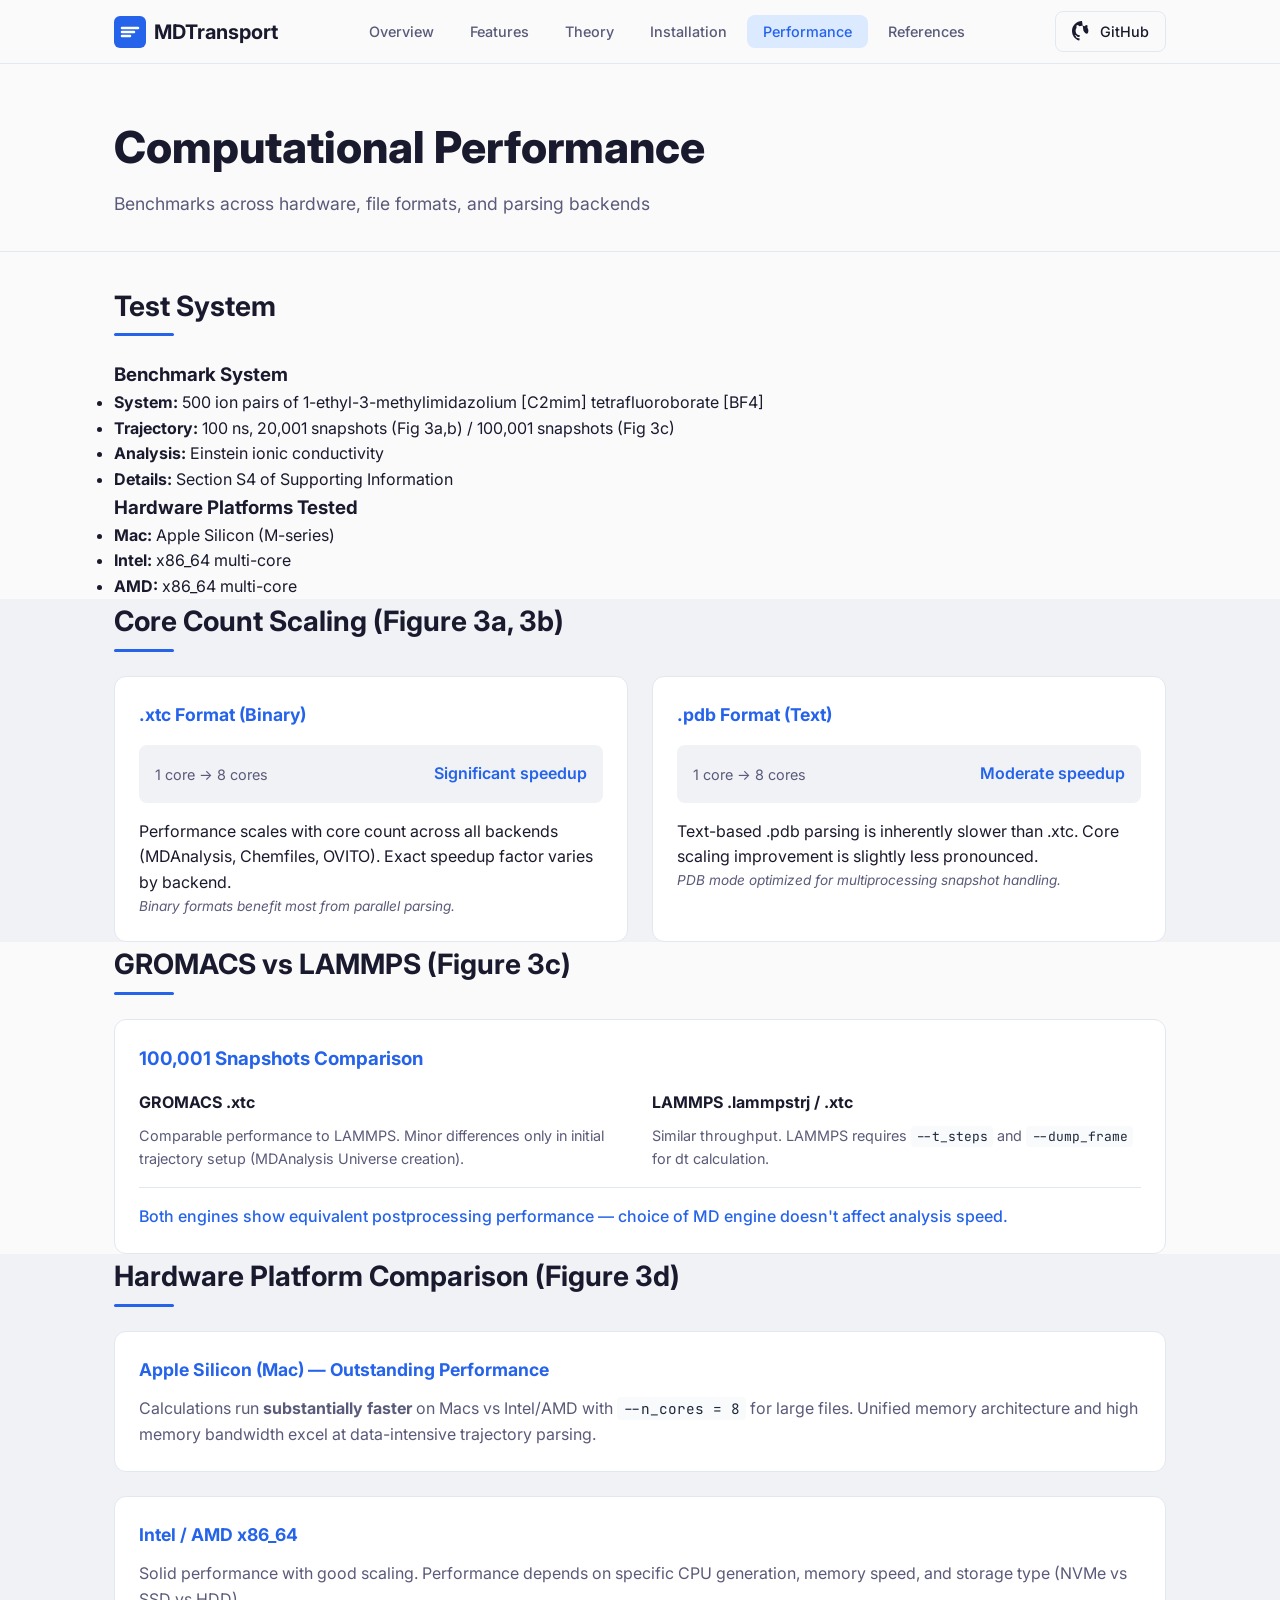
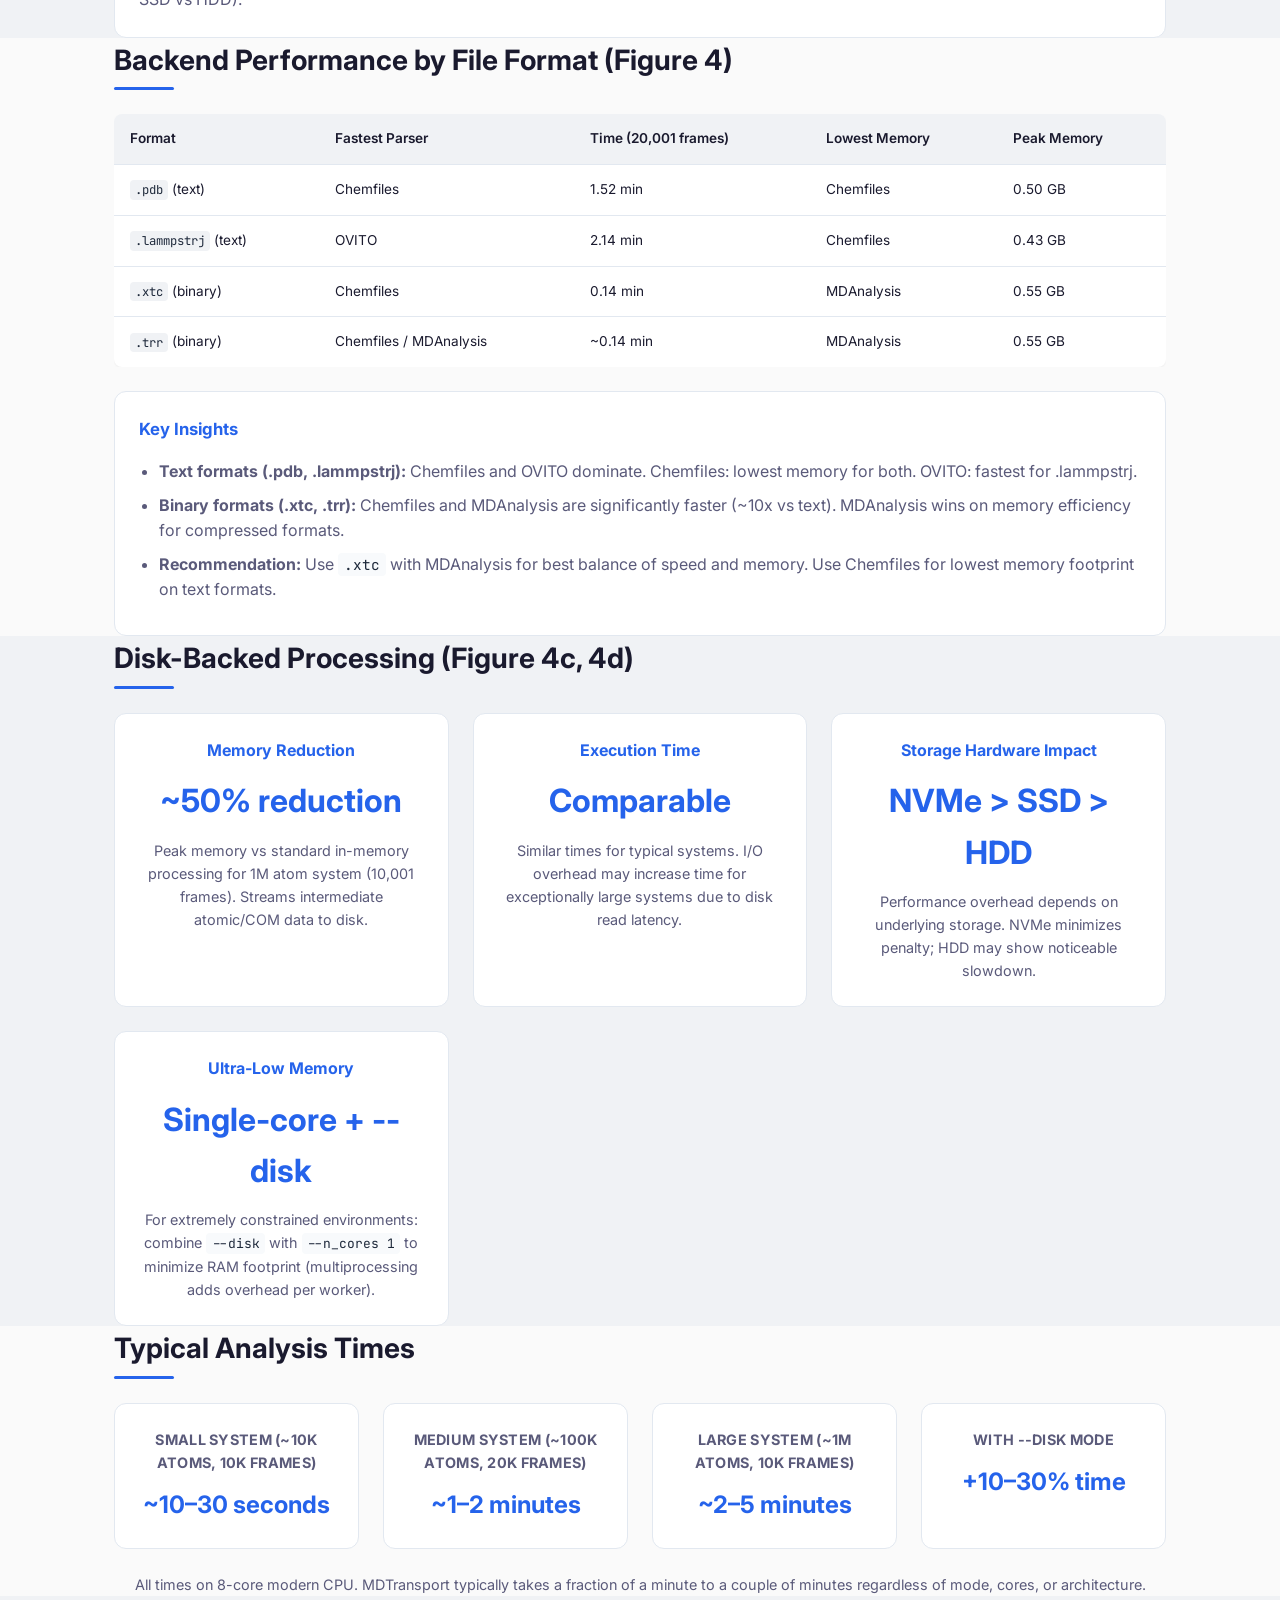
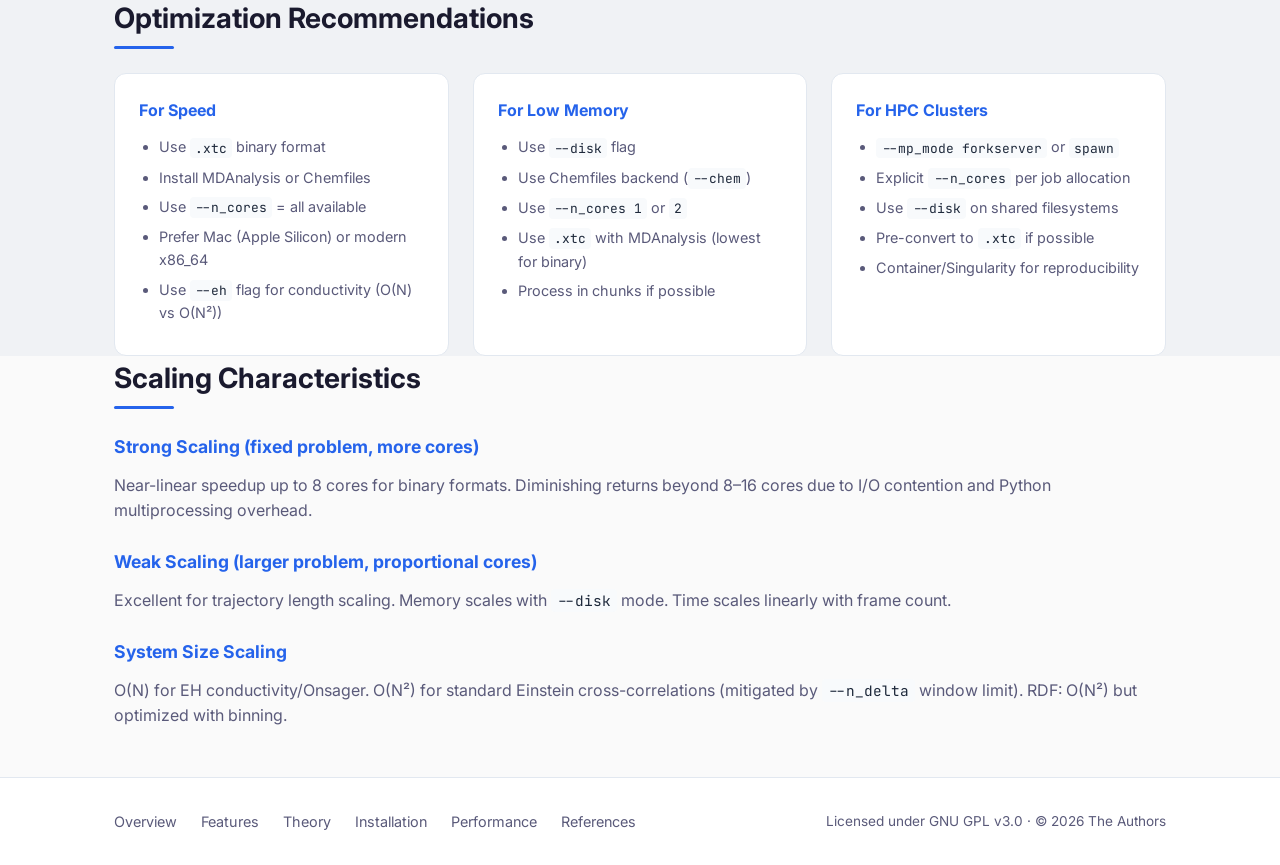
<file: performance.html>
<!DOCTYPE html>
<html lang="en">
<head>
    <meta charset="UTF-8">
    <meta name="viewport" content="width=device-width, initial-scale=1.0">
    <title>Performance - MDTransport</title>
    <meta name="description" content="Computational performance benchmarks for MDTransport across hardware, file formats, and backends.">
    <link rel="stylesheet" href="styles.css">
    <link rel="preconnect" href="https://fonts.googleapis.com">
    <link rel="preconnect" href="https://fonts.gstatic.com" crossorigin>
    <link href="https://fonts.googleapis.com/css2?family=Inter:wght@300;400;500;600;700&family=JetBrains+Mono:wght@400;500&display=swap" rel="stylesheet">
</head>
<body>
    <header class="header">
        <nav class="nav container">
            <a href="index.html" class="nav-brand">
                <svg class="logo" viewBox="0 0 32 32" fill="none" xmlns="http://www.w3.org/2000/svg">
                    <rect width="32" height="32" rx="6" fill="currentColor"/>
                    <path d="M8 12h16M8 16h12M8 20h8" stroke="white" stroke-width="2.5" stroke-linecap="round"/>
                </svg>
                <span>MDTransport</span>
            </a>
            <ul class="nav-links">
                <li><a href="index.html">Overview</a></li>
                <li><a href="features.html">Features</a></li>
                <li><a href="theory.html">Theory</a></li>
                <li><a href="installation.html">Installation</a></li>
                <li><a href="performance.html" class="active">Performance</a></li>
                <li><a href="references.html">References</a></li>
            </ul>
            <a href="https://github.com/ShahResearchGroup/MDTransport" class="nav-github" target="_blank" rel="noopener">
                <svg width="20" height="20" viewBox="0 0 24 24" fill="currentColor"><path d="M12 0C5.374 0 0 5.373 0 12c0 5.302 3.438 9.8 8.207 11.387.599.111.793-.261.793-.577v-2.234c-3.338.726-4.033-1.416-4.033-1.416-.546-1.387-1.333-1.756-1.333-1.756-1.089-.745.083-.729.083-.729 1.205.084 1.839 1.237 1.839 1.237 1.07 1.834 2.807 1.304 3.492.997.107-.775.418-1.305.762-1.604-2.665-.305-5.467-1.334-5.467-5.931 0-1.311.469-2.381 1.236-3.221-.124-.303-.535-1.524.117-3.176 0 0 1.008-.322 3.301 1.23A11.509 11.509 0 0112 5.803c1.02.005 2.047.138 3.006.404 2.291-1.552 3.297-1.23 3.297-1.23.653 1.653.242 2.874.118 3.176.77.84 1.235 1.911 1.235 3.221 0 4.609-2.807 5.624-5.921.43.372.823 1.102.823 2.222v3.293c0 .319.192.694.801.576C20.566 21.797 24 17.3 24 12c0-6.627-5.373-12-12-12z"/></svg>
                GitHub
            </a>
        </nav>
    </header>

    <main>
        <section class="page-header">
            <div class="container">
                <h1>Computational Performance</h1>
                <p class="page-subtitle">Benchmarks across hardware, file formats, and parsing backends</p>
            </div>
        </section>

        <section class="perf-section">
            <div class="container">
                <h2 class="section-title">Test System</h2>
                <div class="test-system">
                    <div class="system-spec">
                        <h3>Benchmark System</h3>
                        <ul>
                            <li><strong>System:</strong> 500 ion pairs of 1-ethyl-3-methylimidazolium [C2mim] tetrafluoroborate [BF4]</li>
                            <li><strong>Trajectory:</strong> 100 ns, 20,001 snapshots (Fig 3a,b) / 100,001 snapshots (Fig 3c)</li>
                            <li><strong>Analysis:</strong> Einstein ionic conductivity</li>
                            <li><strong>Details:</strong> Section S4 of Supporting Information</li>
                        </ul>
                    </div>
                    <div class="system-spec">
                        <h3>Hardware Platforms Tested</h3>
                        <ul>
                            <li><strong>Mac:</strong> Apple Silicon (M-series)</li>
                            <li><strong>Intel:</strong> x86_64 multi-core</li>
                            <li><strong>AMD:</strong> x86_64 multi-core</li>
                        </ul>
                    </div>
                </div>
            </div>
        </section>

        <section class="perf-section bg-muted">
            <div class="container">
                <h2 class="section-title">Core Count Scaling (Figure 3a, 3b)</h2>
                <div class="perf-grid">
                    <article class="perf-card">
                        <h3>.xtc Format (Binary)</h3>
                        <div class="perf-metric">
                            <span class="metric-label">1 core → 8 cores</span>
                            <span class="metric-value">Significant speedup</span>
                        </div>
                        <p>Performance scales with core count across all backends (MDAnalysis, Chemfiles, OVITO). Exact speedup factor varies by backend.</p>
                        <div class="perf-note">Binary formats benefit most from parallel parsing.</div>
                    </article>
                    <article class="perf-card">
                        <h3>.pdb Format (Text)</h3>
                        <div class="perf-metric">
                            <span class="metric-label">1 core → 8 cores</span>
                            <span class="metric-value">Moderate speedup</span>
                        </div>
                        <p>Text-based .pdb parsing is inherently slower than .xtc. Core scaling improvement is slightly less pronounced.</p>
                        <div class="perf-note">PDB mode optimized for multiprocessing snapshot handling.</div>
                    </article>
                </div>
            </div>
        </section>

        <section class="perf-section">
            <div class="container">
                <h2 class="section-title">GROMACS vs LAMMPS (Figure 3c)</h2>
                <div class="comparison-card">
                    <h3>100,001 Snapshots Comparison</h3>
                    <div class="comparison-grid">
                        <div class="comparison-item">
                            <h4>GROMACS .xtc</h4>
                            <p>Comparable performance to LAMMPS. Minor differences only in initial trajectory setup (MDAnalysis Universe creation).</p>
                        </div>
                        <div class="comparison-item">
                            <h4>LAMMPS .lammpstrj / .xtc</h4>
                            <p>Similar throughput. LAMMPS requires <code>--t_steps</code> and <code>--dump_frame</code> for dt calculation.</p>
                        </div>
                    </div>
                    <p class="comparison-conclusion">Both engines show equivalent postprocessing performance — choice of MD engine doesn't affect analysis speed.</p>
                </div>
            </div>
        </section>

        <section class="perf-section bg-muted">
            <div class="container">
                <h2 class="section-title">Hardware Platform Comparison (Figure 3d)</h2>
                <div class="hw-comparison">
                    <div class="hw-finding">
                        <h3>Apple Silicon (Mac) — Outstanding Performance</h3>
                        <p>Calculations run <strong>substantially faster</strong> on Macs vs Intel/AMD with <code>--n_cores = 8</code> for large files. Unified memory architecture and high memory bandwidth excel at data-intensive trajectory parsing.</p>
                    </div>
                    <div class="hw-finding">
                        <h3>Intel / AMD x86_64</h3>
                        <p>Solid performance with good scaling. Performance depends on specific CPU generation, memory speed, and storage type (NVMe vs SSD vs HDD).</p>
                    </div>
                </div>
            </div>
        </section>

        <section class="perf-section">
            <div class="container">
                <h2 class="section-title">Backend Performance by File Format (Figure 4)</h2>
                <div class="backend-table-container">
                    <table class="backend-table">
                        <thead>
                            <tr>
                                <th>Format</th>
                                <th>Fastest Parser</th>
                                <th>Time (20,001 frames)</th>
                                <th>Lowest Memory</th>
                                <th>Peak Memory</th>
                            </tr>
                        </thead>
                        <tbody>
                            <tr>
                                <td><code>.pdb</code> (text)</td>
                                <td>Chemfiles</td>
                                <td>1.52 min</td>
                                <td>Chemfiles</td>
                                <td>0.50 GB</td>
                            </tr>
                            <tr>
                                <td><code>.lammpstrj</code> (text)</td>
                                <td>OVITO</td>
                                <td>2.14 min</td>
                                <td>Chemfiles</td>
                                <td>0.43 GB</td>
                            </tr>
                            <tr>
                                <td><code>.xtc</code> (binary)</td>
                                <td>Chemfiles</td>
                                <td>0.14 min</td>
                                <td>MDAnalysis</td>
                                <td>0.55 GB</td>
                            </tr>
                            <tr>
                                <td><code>.trr</code> (binary)</td>
                                <td>Chemfiles / MDAnalysis</td>
                                <td>~0.14 min</td>
                                <td>MDAnalysis</td>
                                <td>0.55 GB</td>
                            </tr>
                        </tbody>
                    </table>
                </div>
                <div class="backend-insights">
                    <h3>Key Insights</h3>
                    <ul>
                        <li><strong>Text formats (.pdb, .lammpstrj):</strong> Chemfiles and OVITO dominate. Chemfiles: lowest memory for both. OVITO: fastest for .lammpstrj.</li>
                        <li><strong>Binary formats (.xtc, .trr):</strong> Chemfiles and MDAnalysis are significantly faster (~10x vs text). MDAnalysis wins on memory efficiency for compressed formats.</li>
                        <li><strong>Recommendation:</strong> Use <code>.xtc</code> with MDAnalysis for best balance of speed and memory. Use Chemfiles for lowest memory footprint on text formats.</li>
                    </ul>
                </div>
            </div>
        </section>

        <section class="perf-section bg-muted">
            <div class="container">
                <h2 class="section-title">Disk-Backed Processing (Figure 4c, 4d)</h2>
                <div class="disk-grid">
                    <article class="disk-card">
                        <h3>Memory Reduction</h3>
                        <div class="disk-metric">~50% reduction</div>
                        <p>Peak memory vs standard in-memory processing for 1M atom system (10,001 frames). Streams intermediate atomic/COM data to disk.</p>
                    </article>
                    <article class="disk-card">
                        <h3>Execution Time</h3>
                        <div class="disk-metric">Comparable</div>
                        <p>Similar times for typical systems. I/O overhead may increase time for exceptionally large systems due to disk read latency.</p>
                    </article>
                    <article class="disk-card">
                        <h3>Storage Hardware Impact</h3>
                        <div class="disk-metric">NVMe &gt; SSD &gt; HDD</div>
                        <p>Performance overhead depends on underlying storage. NVMe minimizes penalty; HDD may show noticeable slowdown.</p>
                    </article>
                    <article class="disk-card">
                        <h3>Ultra-Low Memory</h3>
                        <div class="disk-metric">Single-core + --disk</div>
                        <p>For extremely constrained environments: combine <code>--disk</code> with <code>--n_cores 1</code> to minimize RAM footprint (multiprocessing adds overhead per worker).</p>
                    </article>
                </div>
            </div>
        </section>

        <section class="perf-section">
            <div class="container">
                <h2 class="section-title">Typical Analysis Times</h2>
                <div class="time-grid">
                    <div class="time-card">
                        <h3>Small System (~10K atoms, 10K frames)</h3>
                        <div class="time-value">~10–30 seconds</div>
                    </div>
                    <div class="time-card">
                        <h3>Medium System (~100K atoms, 20K frames)</h3>
                        <div class="time-value">~1–2 minutes</div>
                    </div>
                    <div class="time-card">
                        <h3>Large System (~1M atoms, 10K frames)</h3>
                        <div class="time-value">~2–5 minutes</div>
                    </div>
                    <div class="time-card">
                        <h3>With --disk mode</h3>
                        <div class="time-value">+10–30% time</div>
                    </div>
                </div>
                <p class="time-note">All times on 8-core modern CPU. MDTransport typically takes a fraction of a minute to a couple of minutes regardless of mode, cores, or architecture.</p>
            </div>
        </section>

        <section class="perf-section bg-muted">
            <div class="container">
                <h2 class="section-title">Optimization Recommendations</h2>
                <div class="opt-grid">
                    <article class="opt-card">
                        <h4>For Speed</h4>
                        <ul>
                            <li>Use <code>.xtc</code> binary format</li>
                            <li>Install MDAnalysis or Chemfiles</li>
                            <li>Use <code>--n_cores</code> = all available</li>
                            <li>Prefer Mac (Apple Silicon) or modern x86_64</li>
                            <li>Use <code>--eh</code> flag for conductivity (O(N) vs O(N²))</li>
                        </ul>
                    </article>
                    <article class="opt-card">
                        <h4>For Low Memory</h4>
                        <ul>
                            <li>Use <code>--disk</code> flag</li>
                            <li>Use Chemfiles backend (<code>--chem</code>)</li>
                            <li>Use <code>--n_cores 1</code> or <code>2</code></li>
                            <li>Use <code>.xtc</code> with MDAnalysis (lowest for binary)</li>
                            <li>Process in chunks if possible</li>
                        </ul>
                    </article>
                    <article class="opt-card">
                        <h4>For HPC Clusters</h4>
                        <ul>
                            <li><code>--mp_mode forkserver</code> or <code>spawn</code></li>
                            <li>Explicit <code>--n_cores</code> per job allocation</li>
                            <li>Use <code>--disk</code> on shared filesystems</li>
                            <li>Pre-convert to <code>.xtc</code> if possible</li>
                            <li>Container/Singularity for reproducibility</li>
                        </ul>
                    </article>
                </div>
            </div>
        </section>

        <section class="perf-section">
            <div class="container">
                <h2 class="section-title">Scaling Characteristics</h2>
                <div class="scaling-content">
                    <h3>Strong Scaling (fixed problem, more cores)</h3>
                    <p>Near-linear speedup up to 8 cores for binary formats. Diminishing returns beyond 8–16 cores due to I/O contention and Python multiprocessing overhead.</p>
                    <h3>Weak Scaling (larger problem, proportional cores)</h3>
                        <p>Excellent for trajectory length scaling. Memory scales with <code>--disk</code> mode. Time scales linearly with frame count.</p>
                    <h3>System Size Scaling</h3>
                    <p>O(N) for EH conductivity/Onsager. O(N²) for standard Einstein cross-correlations (mitigated by <code>--n_delta</code> window limit). RDF: O(N²) but optimized with binning.</p>
                </div>
            </div>
        </section>
    </main>

    <footer class="footer">
        <div class="container">
            <div class="footer-content">
                <div class="footer-links">
                    <a href="index.html">Overview</a>
                    <a href="features.html">Features</a>
                    <a href="theory.html">Theory</a>
                    <a href="installation.html">Installation</a>
                    <a href="performance.html">Performance</a>
                    <a href="references.html">References</a>
                </div>
                <p class="footer-license">Licensed under GNU GPL v3.0 · © 2026 The Authors</p>
            </div>
        </div>
    </footer>

    <script src="script.js"></script>
</body>
</html>
</file>
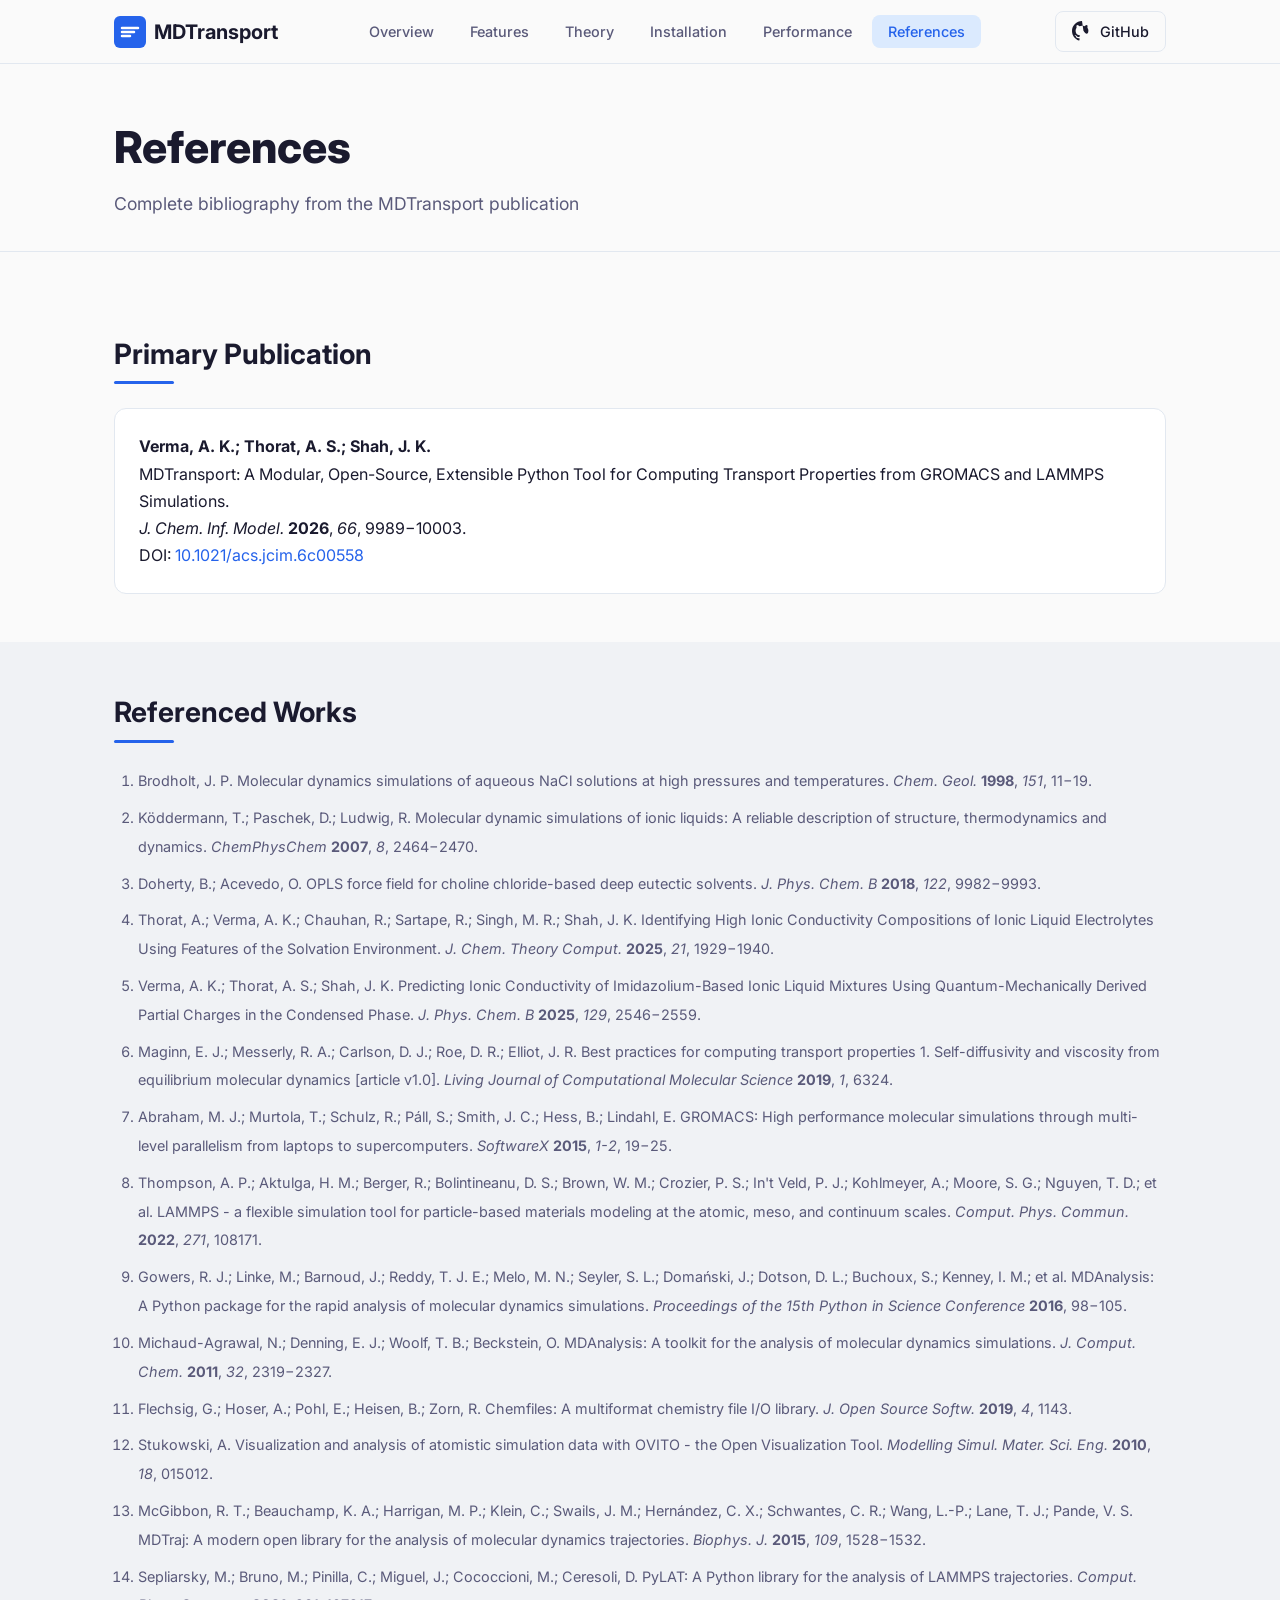
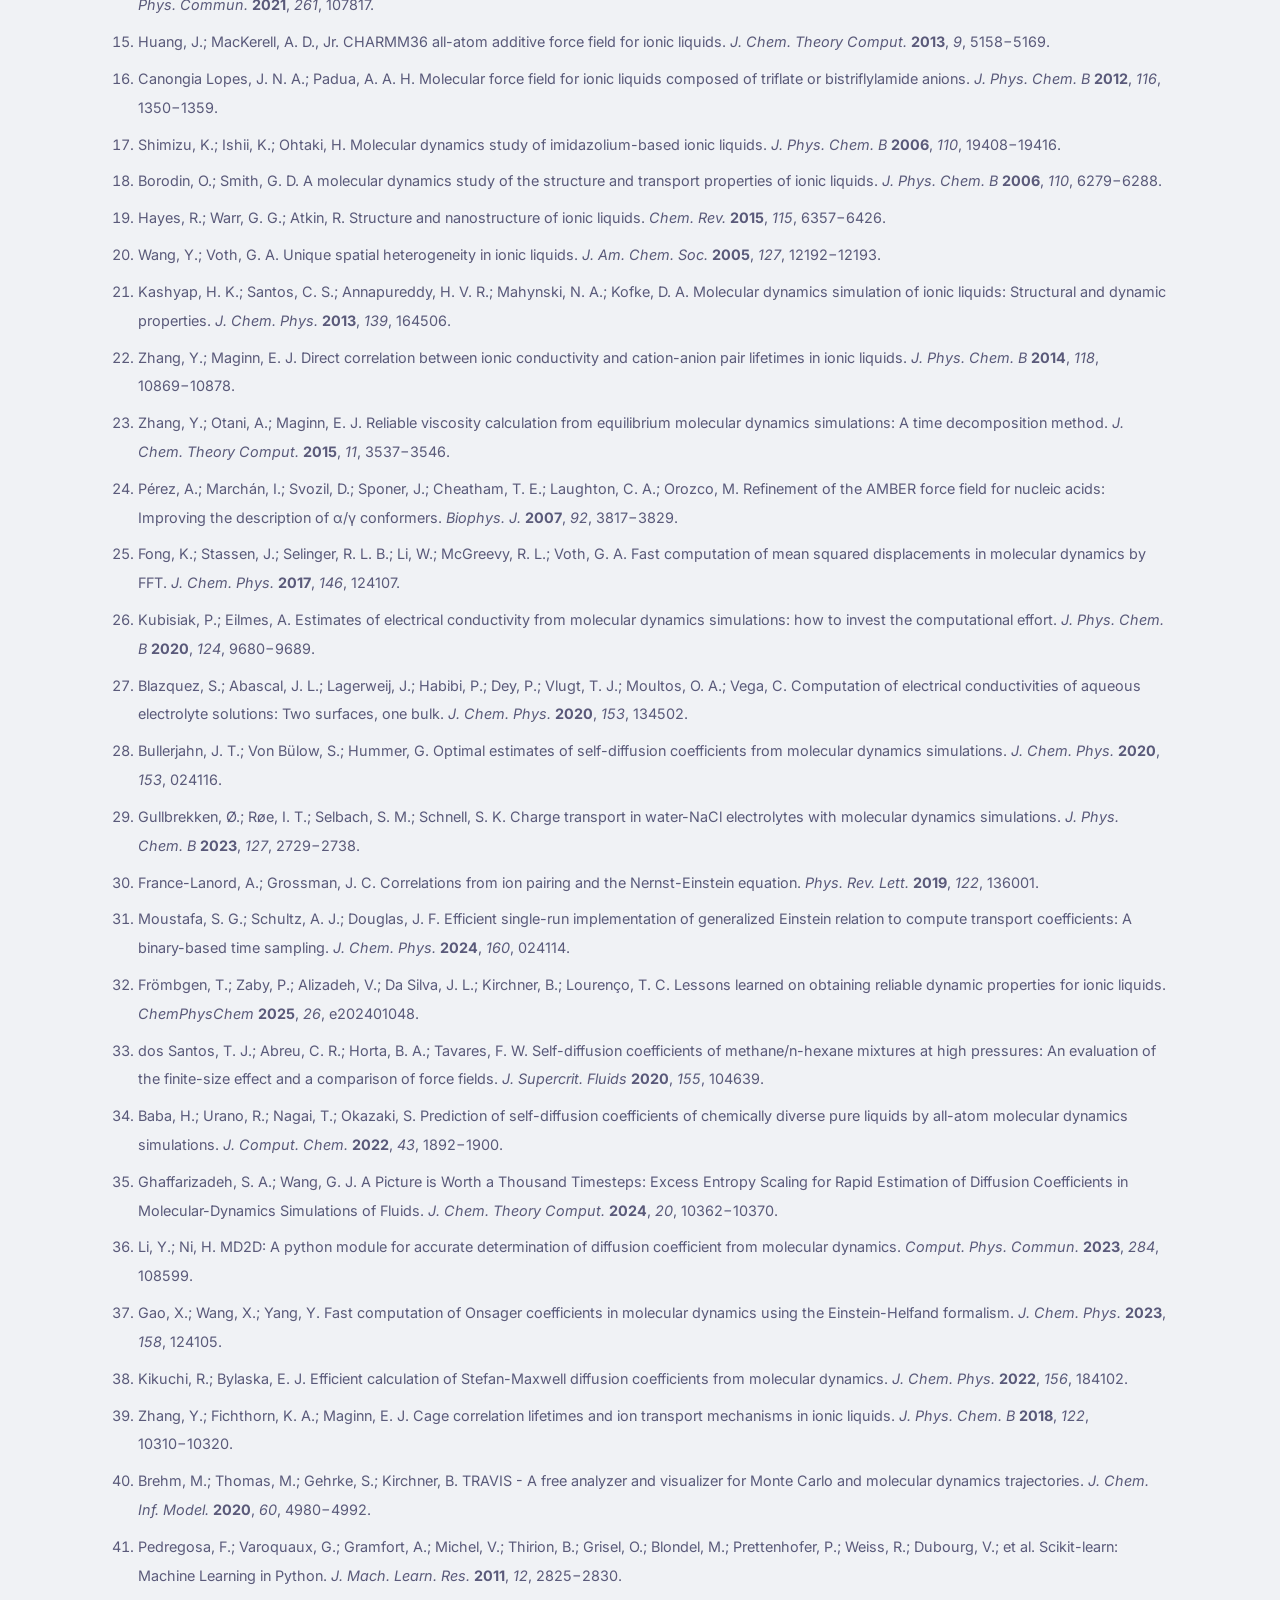
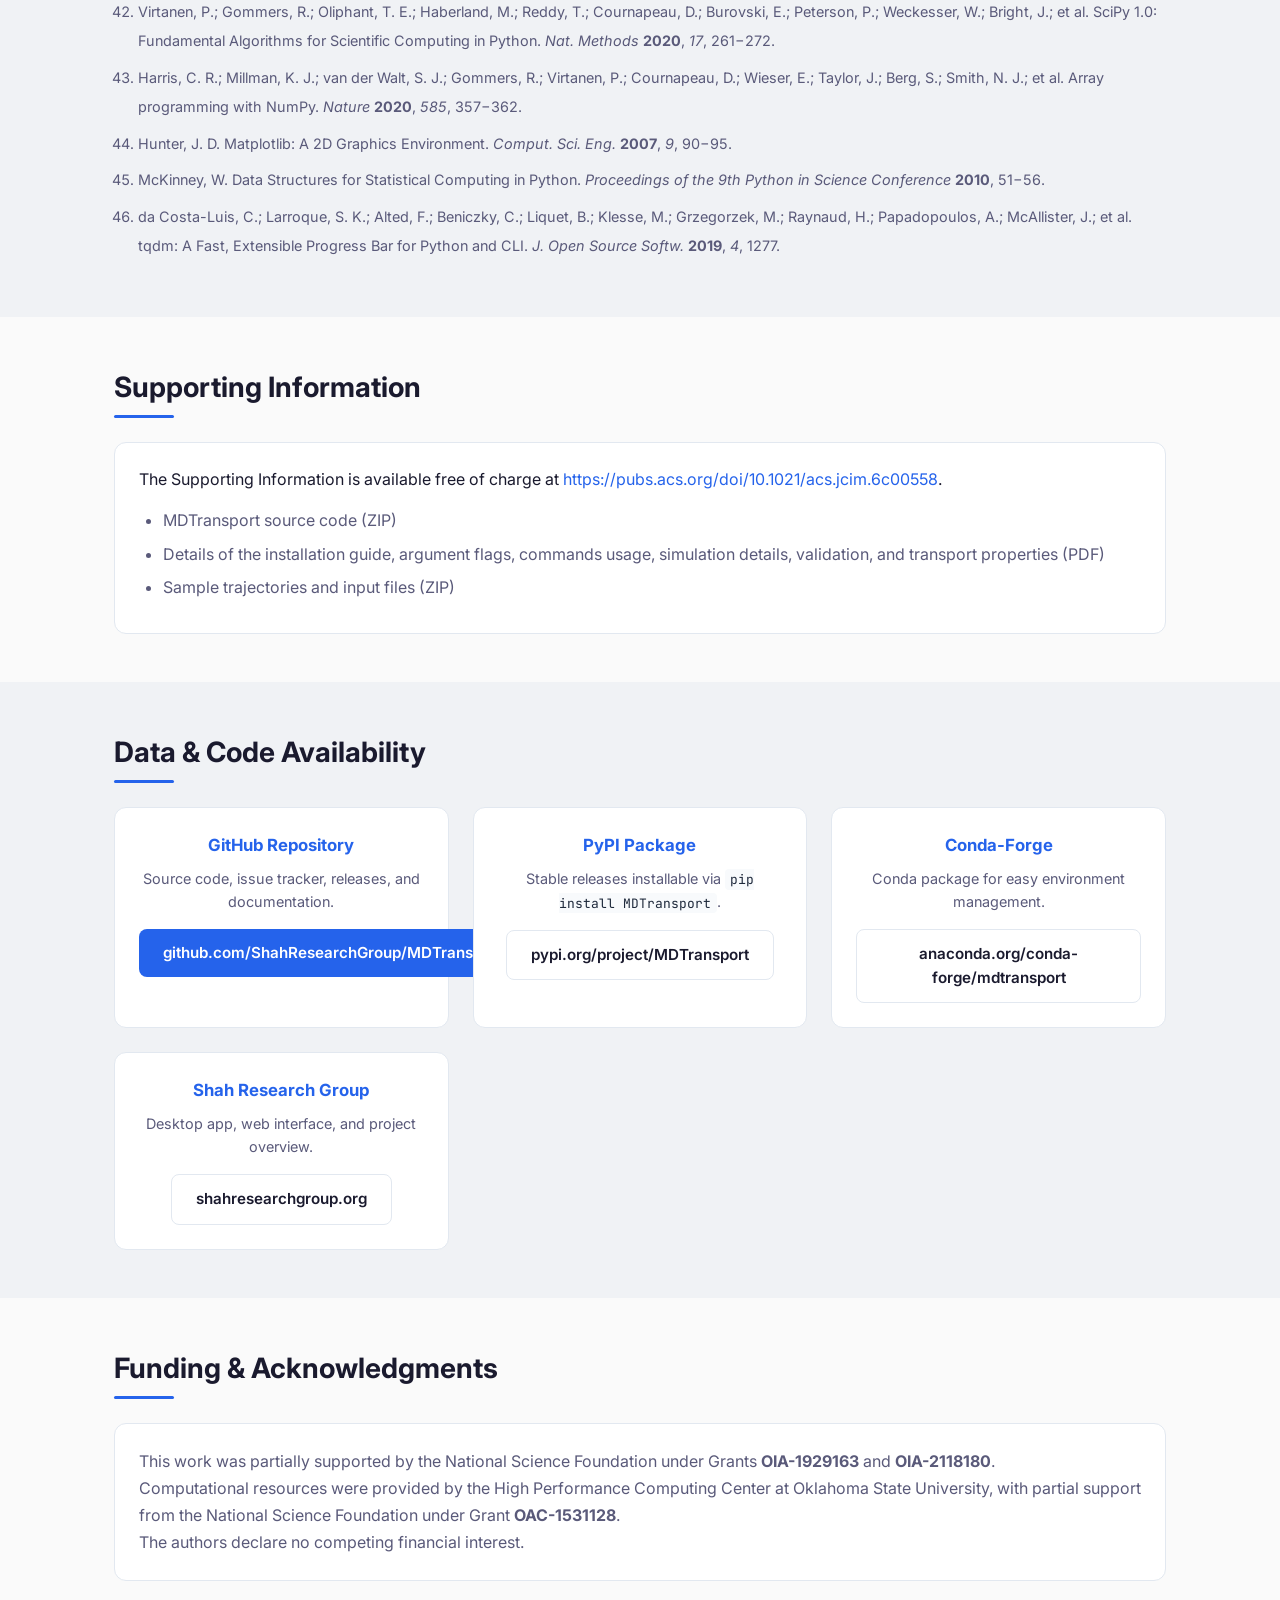
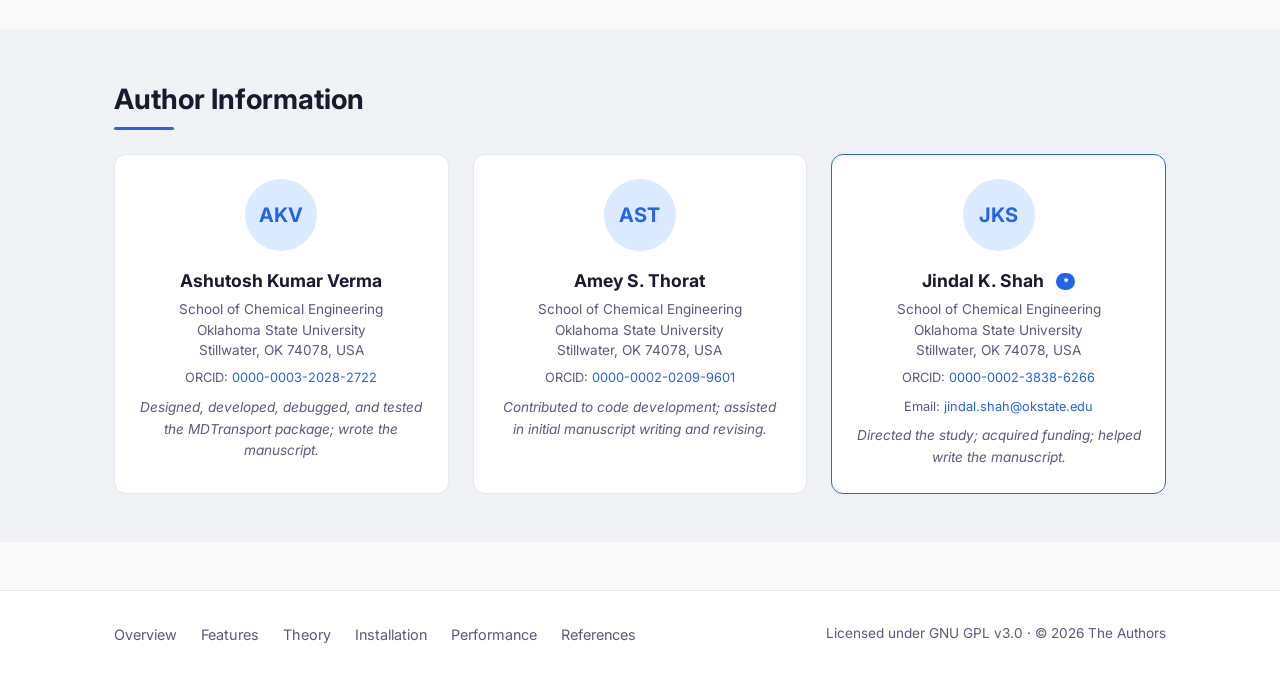
<file: references.html>
<!DOCTYPE html>
<html lang="en">
<head>
    <meta charset="UTF-8">
    <meta name="viewport" content="width=device-width, initial-scale=1.0">
    <title>References - MDTransport</title>
    <meta name="description" content="Complete reference list for MDTransport paper.">
    <link rel="stylesheet" href="styles.css">
    <link rel="preconnect" href="https://fonts.googleapis.com">
    <link rel="preconnect" href="https://fonts.gstatic.com" crossorigin>
    <link href="https://fonts.googleapis.com/css2?family=Inter:wght@300;400;500;600;700&family=JetBrains+Mono:wght@400;500&display=swap" rel="stylesheet">
</head>
<body>
    <header class="header">
        <nav class="nav container">
            <a href="index.html" class="nav-brand">
                <svg class="logo" viewBox="0 0 32 32" fill="none" xmlns="http://www.w3.org/2000/svg">
                    <rect width="32" height="32" rx="6" fill="currentColor"/>
                    <path d="M8 12h16M8 16h12M8 20h8" stroke="white" stroke-width="2.5" stroke-linecap="round"/>
                </svg>
                <span>MDTransport</span>
            </a>
            <ul class="nav-links">
                <li><a href="index.html">Overview</a></li>
                <li><a href="features.html">Features</a></li>
                <li><a href="theory.html">Theory</a></li>
                <li><a href="installation.html">Installation</a></li>
                <li><a href="performance.html">Performance</a></li>
                <li><a href="references.html" class="active">References</a></li>
            </ul>
            <a href="https://github.com/ShahResearchGroup/MDTransport" class="nav-github" target="_blank" rel="noopener">
                <svg width="20" height="20" viewBox="0 0 24 24" fill="currentColor"><path d="M12 0C5.374 0 0 5.373 0 12c0 5.302 3.438 9.8 8.207 11.387.599.111.793-.261.793-.577v-2.234c-3.338.726-4.033-1.416-4.033-1.416-.546-1.387-1.333-1.756-1.333-1.756-1.089-.745.083-.729.083-.729 1.205.084 1.839 1.237 1.839 1.237 1.07 1.834 2.807 1.304 3.492.997.107-.775.418-1.305.762-1.604-2.665-.305-5.467-1.334-5.467-5.931 0-1.311.469-2.381 1.236-3.221-.124-.303-.535-1.524.117-3.176 0 0 1.008-.322 3.301 1.23A11.509 11.509 0 0112 5.803c1.02.005 2.047.138 3.006.404 2.291-1.552 3.297-1.23 3.297-1.23.653 1.653.242 2.874.118 3.176.77.84 1.235 1.911 1.235 3.221 0 4.609-2.807 5.624-5.921.43.372.823 1.102.823 2.222v3.293c0 .319.192.694.801.576C20.566 21.797 24 17.3 24 12c0-6.627-5.373-12-12-12z"/></svg>
                GitHub
            </a>
        </nav>
    </header>

    <main>
        <section class="page-header">
            <div class="container">
                <h1>References</h1>
                <p class="page-subtitle">Complete bibliography from the MDTransport publication</p>
            </div>
        </section>

        <section class="refs-section">
            <div class="container">
                <h2 class="section-title">Primary Publication</h2>
                <div class="primary-ref">
                    <p><strong>Verma, A. K.; Thorat, A. S.; Shah, J. K.</strong><br>
                    MDTransport: A Modular, Open-Source, Extensible Python Tool for Computing Transport Properties from GROMACS and LAMMPS Simulations.<br>
                    <em>J. Chem. Inf. Model.</em> <strong>2026</strong>, <em>66</em>, 9989−10003.<br>
                    DOI: <a href="https://doi.org/10.1021/acs.jcim.6c00558" target="_blank">10.1021/acs.jcim.6c00558</a></p>
                </div>
            </div>
        </section>

        <section class="refs-section bg-muted">
            <div class="container">
                <h2 class="section-title">Referenced Works</h2>
                <ol class="ref-list">
                    <li>Brodholt, J. P. Molecular dynamics simulations of aqueous NaCl solutions at high pressures and temperatures. <em>Chem. Geol.</em> <strong>1998</strong>, <em>151</em>, 11−19.</li>
                    <li>Köddermann, T.; Paschek, D.; Ludwig, R. Molecular dynamic simulations of ionic liquids: A reliable description of structure, thermodynamics and dynamics. <em>ChemPhysChem</em> <strong>2007</strong>, <em>8</em>, 2464−2470.</li>
                    <li>Doherty, B.; Acevedo, O. OPLS force field for choline chloride-based deep eutectic solvents. <em>J. Phys. Chem. B</em> <strong>2018</strong>, <em>122</em>, 9982−9993.</li>
                    <li>Thorat, A.; Verma, A. K.; Chauhan, R.; Sartape, R.; Singh, M. R.; Shah, J. K. Identifying High Ionic Conductivity Compositions of Ionic Liquid Electrolytes Using Features of the Solvation Environment. <em>J. Chem. Theory Comput.</em> <strong>2025</strong>, <em>21</em>, 1929−1940.</li>
                    <li>Verma, A. K.; Thorat, A. S.; Shah, J. K. Predicting Ionic Conductivity of Imidazolium-Based Ionic Liquid Mixtures Using Quantum-Mechanically Derived Partial Charges in the Condensed Phase. <em>J. Phys. Chem. B</em> <strong>2025</strong>, <em>129</em>, 2546−2559.</li>
                    <li>Maginn, E. J.; Messerly, R. A.; Carlson, D. J.; Roe, D. R.; Elliot, J. R. Best practices for computing transport properties 1. Self-diffusivity and viscosity from equilibrium molecular dynamics [article v1.0]. <em>Living Journal of Computational Molecular Science</em> <strong>2019</strong>, <em>1</em>, 6324.</li>
                    <li>Abraham, M. J.; Murtola, T.; Schulz, R.; Páll, S.; Smith, J. C.; Hess, B.; Lindahl, E. GROMACS: High performance molecular simulations through multi-level parallelism from laptops to supercomputers. <em>SoftwareX</em> <strong>2015</strong>, <em>1-2</em>, 19−25.</li>
                    <li>Thompson, A. P.; Aktulga, H. M.; Berger, R.; Bolintineanu, D. S.; Brown, W. M.; Crozier, P. S.; In't Veld, P. J.; Kohlmeyer, A.; Moore, S. G.; Nguyen, T. D.; et al. LAMMPS - a flexible simulation tool for particle-based materials modeling at the atomic, meso, and continuum scales. <em>Comput. Phys. Commun.</em> <strong>2022</strong>, <em>271</em>, 108171.</li>
                    <li>Gowers, R. J.; Linke, M.; Barnoud, J.; Reddy, T. J. E.; Melo, M. N.; Seyler, S. L.; Domański, J.; Dotson, D. L.; Buchoux, S.; Kenney, I. M.; et al. MDAnalysis: A Python package for the rapid analysis of molecular dynamics simulations. <em>Proceedings of the 15th Python in Science Conference</em> <strong>2016</strong>, 98−105.</li>
                    <li>Michaud-Agrawal, N.; Denning, E. J.; Woolf, T. B.; Beckstein, O. MDAnalysis: A toolkit for the analysis of molecular dynamics simulations. <em>J. Comput. Chem.</em> <strong>2011</strong>, <em>32</em>, 2319−2327.</li>
                    <li>Flechsig, G.; Hoser, A.; Pohl, E.; Heisen, B.; Zorn, R. Chemfiles: A multiformat chemistry file I/O library. <em>J. Open Source Softw.</em> <strong>2019</strong>, <em>4</em>, 1143.</li>
                    <li>Stukowski, A. Visualization and analysis of atomistic simulation data with OVITO - the Open Visualization Tool. <em>Modelling Simul. Mater. Sci. Eng.</em> <strong>2010</strong>, <em>18</em>, 015012.</li>
                    <li>McGibbon, R. T.; Beauchamp, K. A.; Harrigan, M. P.; Klein, C.; Swails, J. M.; Hernández, C. X.; Schwantes, C. R.; Wang, L.-P.; Lane, T. J.; Pande, V. S. MDTraj: A modern open library for the analysis of molecular dynamics trajectories. <em>Biophys. J.</em> <strong>2015</strong>, <em>109</em>, 1528−1532.</li>
                    <li>Sepliarsky, M.; Bruno, M.; Pinilla, C.; Miguel, J.; Cococcioni, M.; Ceresoli, D. PyLAT: A Python library for the analysis of LAMMPS trajectories. <em>Comput. Phys. Commun.</em> <strong>2021</strong>, <em>261</em>, 107817.</li>
                    <li>Huang, J.; MacKerell, A. D., Jr. CHARMM36 all-atom additive force field for ionic liquids. <em>J. Chem. Theory Comput.</em> <strong>2013</strong>, <em>9</em>, 5158−5169.</li>
                    <li>Canongia Lopes, J. N. A.; Padua, A. A. H. Molecular force field for ionic liquids composed of triflate or bistriflylamide anions. <em>J. Phys. Chem. B</em> <strong>2012</strong>, <em>116</em>, 1350−1359.</li>
                    <li>Shimizu, K.; Ishii, K.; Ohtaki, H. Molecular dynamics study of imidazolium-based ionic liquids. <em>J. Phys. Chem. B</em> <strong>2006</strong>, <em>110</em>, 19408−19416.</li>
                    <li>Borodin, O.; Smith, G. D. A molecular dynamics study of the structure and transport properties of ionic liquids. <em>J. Phys. Chem. B</em> <strong>2006</strong>, <em>110</em>, 6279−6288.</li>
                    <li>Hayes, R.; Warr, G. G.; Atkin, R. Structure and nanostructure of ionic liquids. <em>Chem. Rev.</em> <strong>2015</strong>, <em>115</em>, 6357−6426.</li>
                    <li>Wang, Y.; Voth, G. A. Unique spatial heterogeneity in ionic liquids. <em>J. Am. Chem. Soc.</em> <strong>2005</strong>, <em>127</em>, 12192−12193.</li>
                    <li>Kashyap, H. K.; Santos, C. S.; Annapureddy, H. V. R.; Mahynski, N. A.; Kofke, D. A. Molecular dynamics simulation of ionic liquids: Structural and dynamic properties. <em>J. Chem. Phys.</em> <strong>2013</strong>, <em>139</em>, 164506.</li>
                    <li>Zhang, Y.; Maginn, E. J. Direct correlation between ionic conductivity and cation-anion pair lifetimes in ionic liquids. <em>J. Phys. Chem. B</em> <strong>2014</strong>, <em>118</em>, 10869−10878.</li>
                    <li>Zhang, Y.; Otani, A.; Maginn, E. J. Reliable viscosity calculation from equilibrium molecular dynamics simulations: A time decomposition method. <em>J. Chem. Theory Comput.</em> <strong>2015</strong>, <em>11</em>, 3537−3546.</li>
                    <li>Pérez, A.; Marchán, I.; Svozil, D.; Sponer, J.; Cheatham, T. E.; Laughton, C. A.; Orozco, M. Refinement of the AMBER force field for nucleic acids: Improving the description of α/γ conformers. <em>Biophys. J.</em> <strong>2007</strong>, <em>92</em>, 3817−3829.</li>
                    <li>Fong, K.; Stassen, J.; Selinger, R. L. B.; Li, W.; McGreevy, R. L.; Voth, G. A. Fast computation of mean squared displacements in molecular dynamics by FFT. <em>J. Chem. Phys.</em> <strong>2017</strong>, <em>146</em>, 124107.</li>
                    <li>Kubisiak, P.; Eilmes, A. Estimates of electrical conductivity from molecular dynamics simulations: how to invest the computational effort. <em>J. Phys. Chem. B</em> <strong>2020</strong>, <em>124</em>, 9680−9689.</li>
                    <li>Blazquez, S.; Abascal, J. L.; Lagerweij, J.; Habibi, P.; Dey, P.; Vlugt, T. J.; Moultos, O. A.; Vega, C. Computation of electrical conductivities of aqueous electrolyte solutions: Two surfaces, one bulk. <em>J. Chem. Phys.</em> <strong>2020</strong>, <em>153</em>, 134502.</li>
                    <li>Bullerjahn, J. T.; Von Bülow, S.; Hummer, G. Optimal estimates of self-diffusion coefficients from molecular dynamics simulations. <em>J. Chem. Phys.</em> <strong>2020</strong>, <em>153</em>, 024116.</li>
                    <li>Gullbrekken, Ø.; Røe, I. T.; Selbach, S. M.; Schnell, S. K. Charge transport in water-NaCl electrolytes with molecular dynamics simulations. <em>J. Phys. Chem. B</em> <strong>2023</strong>, <em>127</em>, 2729−2738.</li>
                    <li>France-Lanord, A.; Grossman, J. C. Correlations from ion pairing and the Nernst-Einstein equation. <em>Phys. Rev. Lett.</em> <strong>2019</strong>, <em>122</em>, 136001.</li>
                    <li>Moustafa, S. G.; Schultz, A. J.; Douglas, J. F. Efficient single-run implementation of generalized Einstein relation to compute transport coefficients: A binary-based time sampling. <em>J. Chem. Phys.</em> <strong>2024</strong>, <em>160</em>, 024114.</li>
                    <li>Frömbgen, T.; Zaby, P.; Alizadeh, V.; Da Silva, J. L.; Kirchner, B.; Lourenço, T. C. Lessons learned on obtaining reliable dynamic properties for ionic liquids. <em>ChemPhysChem</em> <strong>2025</strong>, <em>26</em>, e202401048.</li>
                    <li>dos Santos, T. J.; Abreu, C. R.; Horta, B. A.; Tavares, F. W. Self-diffusion coefficients of methane/n-hexane mixtures at high pressures: An evaluation of the finite-size effect and a comparison of force fields. <em>J. Supercrit. Fluids</em> <strong>2020</strong>, <em>155</em>, 104639.</li>
                    <li>Baba, H.; Urano, R.; Nagai, T.; Okazaki, S. Prediction of self-diffusion coefficients of chemically diverse pure liquids by all-atom molecular dynamics simulations. <em>J. Comput. Chem.</em> <strong>2022</strong>, <em>43</em>, 1892−1900.</li>
                    <li>Ghaffarizadeh, S. A.; Wang, G. J. A Picture is Worth a Thousand Timesteps: Excess Entropy Scaling for Rapid Estimation of Diffusion Coefficients in Molecular-Dynamics Simulations of Fluids. <em>J. Chem. Theory Comput.</em> <strong>2024</strong>, <em>20</em>, 10362−10370.</li>
                    <li>Li, Y.; Ni, H. MD2D: A python module for accurate determination of diffusion coefficient from molecular dynamics. <em>Comput. Phys. Commun.</em> <strong>2023</strong>, <em>284</em>, 108599.</li>
                    <li>Gao, X.; Wang, X.; Yang, Y. Fast computation of Onsager coefficients in molecular dynamics using the Einstein-Helfand formalism. <em>J. Chem. Phys.</em> <strong>2023</strong>, <em>158</em>, 124105.</li>
                    <li>Kikuchi, R.; Bylaska, E. J. Efficient calculation of Stefan-Maxwell diffusion coefficients from molecular dynamics. <em>J. Chem. Phys.</em> <strong>2022</strong>, <em>156</em>, 184102.</li>
                    <li>Zhang, Y.; Fichthorn, K. A.; Maginn, E. J. Cage correlation lifetimes and ion transport mechanisms in ionic liquids. <em>J. Phys. Chem. B</em> <strong>2018</strong>, <em>122</em>, 10310−10320.</li>
                    <li>Brehm, M.; Thomas, M.; Gehrke, S.; Kirchner, B. TRAVIS - A free analyzer and visualizer for Monte Carlo and molecular dynamics trajectories. <em>J. Chem. Inf. Model.</em> <strong>2020</strong>, <em>60</em>, 4980−4992.</li>
                    <li>Pedregosa, F.; Varoquaux, G.; Gramfort, A.; Michel, V.; Thirion, B.; Grisel, O.; Blondel, M.; Prettenhofer, P.; Weiss, R.; Dubourg, V.; et al. Scikit-learn: Machine Learning in Python. <em>J. Mach. Learn. Res.</em> <strong>2011</strong>, <em>12</em>, 2825−2830.</li>
                    <li>Virtanen, P.; Gommers, R.; Oliphant, T. E.; Haberland, M.; Reddy, T.; Cournapeau, D.; Burovski, E.; Peterson, P.; Weckesser, W.; Bright, J.; et al. SciPy 1.0: Fundamental Algorithms for Scientific Computing in Python. <em>Nat. Methods</em> <strong>2020</strong>, <em>17</em>, 261−272.</li>
                    <li>Harris, C. R.; Millman, K. J.; van der Walt, S. J.; Gommers, R.; Virtanen, P.; Cournapeau, D.; Wieser, E.; Taylor, J.; Berg, S.; Smith, N. J.; et al. Array programming with NumPy. <em>Nature</em> <strong>2020</strong>, <em>585</em>, 357−362.</li>
                    <li>Hunter, J. D. Matplotlib: A 2D Graphics Environment. <em>Comput. Sci. Eng.</em> <strong>2007</strong>, <em>9</em>, 90−95.</li>
                    <li>McKinney, W. Data Structures for Statistical Computing in Python. <em>Proceedings of the 9th Python in Science Conference</em> <strong>2010</strong>, 51−56.</li>
                    <li>da Costa-Luis, C.; Larroque, S. K.; Alted, F.; Beniczky, C.; Liquet, B.; Klesse, M.; Grzegorzek, M.; Raynaud, H.; Papadopoulos, A.; McAllister, J.; et al. tqdm: A Fast, Extensible Progress Bar for Python and CLI. <em>J. Open Source Softw.</em> <strong>2019</strong>, <em>4</em>, 1277.</li>
                </ol>
            </div>
        </section>

        <section class="refs-section">
            <div class="container">
                <h2 class="section-title">Supporting Information</h2>
                <div class="si-content">
                    <p>The Supporting Information is available free of charge at <a href="https://pubs.acs.org/doi/10.1021/acs.jcim.6c00558" target="_blank">https://pubs.acs.org/doi/10.1021/acs.jcim.6c00558</a>.</p>
                    <ul>
                        <li>MDTransport source code (ZIP)</li>
                        <li>Details of the installation guide, argument flags, commands usage, simulation details, validation, and transport properties (PDF)</li>
                        <li>Sample trajectories and input files (ZIP)</li>
                    </ul>
                </div>
            </div>
        </section>

        <section class="refs-section bg-muted">
            <div class="container">
                <h2 class="section-title">Data & Code Availability</h2>
                <div class="availability-grid">
                    <div class="avail-card">
                        <h3>GitHub Repository</h3>
                        <p>Source code, issue tracker, releases, and documentation.</p>
                        <a href="https://github.com/ShahResearchGroup/MDTransport" class="btn btn-primary" target="_blank" rel="noopener">github.com/ShahResearchGroup/MDTransport</a>
                    </div>
                    <div class="avail-card">
                        <h3>PyPI Package</h3>
                        <p>Stable releases installable via <code>pip install MDTransport</code>.</p>
                        <a href="https://pypi.org/project/MDTransport/" class="btn btn-secondary" target="_blank" rel="noopener">pypi.org/project/MDTransport</a>
                    </div>
                    <div class="avail-card">
                        <h3>Conda-Forge</h3>
                        <p>Conda package for easy environment management.</p>
                        <a href="https://anaconda.org/conda-forge/mdtransport" class="btn btn-secondary" target="_blank" rel="noopener">anaconda.org/conda-forge/mdtransport</a>
                    </div>
                    <div class="avail-card">
                        <h3>Shah Research Group</h3>
                        <p>Desktop app, web interface, and project overview.</p>
                        <a href="https://shahresearchgroup.org" class="btn btn-secondary" target="_blank" rel="noopener">shahresearchgroup.org</a>
                    </div>
                </div>
            </div>
        </section>

        <section class="refs-section">
            <div class="container">
                <h2 class="section-title">Funding & Acknowledgments</h2>
                <div class="funding-content">
                    <p>This work was partially supported by the National Science Foundation under Grants <strong>OIA-1929163</strong> and <strong>OIA-2118180</strong>.</p>
                    <p>Computational resources were provided by the High Performance Computing Center at Oklahoma State University, with partial support from the National Science Foundation under Grant <strong>OAC-1531128</strong>.</p>
                    <p>The authors declare no competing financial interest.</p>
                </div>
            </div>
        </section>

        <section class="refs-section bg-muted">
            <div class="container">
                <h2 class="section-title">Author Information</h2>
                <div class="author-grid">
                    <article class="author-card">
                        <div class="author-avatar">AKV</div>
                        <h3>Ashutosh Kumar Verma</h3>
                        <p class="author-affil">School of Chemical Engineering<br>Oklahoma State University<br>Stillwater, OK 74078, USA</p>
                        <p class="author-orcid">ORCID: <a href="https://orcid.org/0000-0003-2028-2722" target="_blank">0000-0003-2028-2722</a></p>
                        <p class="author-role">Designed, developed, debugged, and tested the MDTransport package; wrote the manuscript.</p>
                    </article>
                    <article class="author-card">
                        <div class="author-avatar">AST</div>
                        <h3>Amey S. Thorat</h3>
                        <p class="author-affil">School of Chemical Engineering<br>Oklahoma State University<br>Stillwater, OK 74078, USA</p>
                        <p class="author-orcid">ORCID: <a href="https://orcid.org/0000-0002-0209-9601" target="_blank">0000-0002-0209-9601</a></p>
                        <p class="author-role">Contributed to code development; assisted in initial manuscript writing and revising.</p>
                    </article>
                    <article class="author-card corresponding">
                        <div class="author-avatar">JKS</div>
                        <h3>Jindal K. Shah <span class="corresponding-badge">*</span></h3>
                        <p class="author-affil">School of Chemical Engineering<br>Oklahoma State University<br>Stillwater, OK 74078, USA</p>
                        <p class="author-orcid">ORCID: <a href="https://orcid.org/0000-0002-3838-6266" target="_blank">0000-0002-3838-6266</a></p>
                        <p class="author-email">Email: <a href="mailto:jindal.shah@okstate.edu">jindal.shah@okstate.edu</a></p>
                        <p class="author-role">Directed the study; acquired funding; helped write the manuscript.</p>
                    </article>
                </div>
            </div>
        </section>
    </main>

    <footer class="footer">
        <div class="container">
            <div class="footer-content">
                <div class="footer-links">
                    <a href="index.html">Overview</a>
                    <a href="features.html">Features</a>
                    <a href="theory.html">Theory</a>
                    <a href="installation.html">Installation</a>
                    <a href="performance.html">Performance</a>
                    <a href="references.html">References</a>
                </div>
                <p class="footer-license">Licensed under GNU GPL v3.0 · © 2026 The Authors</p>
            </div>
        </div>
    </footer>

    <script src="script.js"></script>
</body>
</html>
</file>
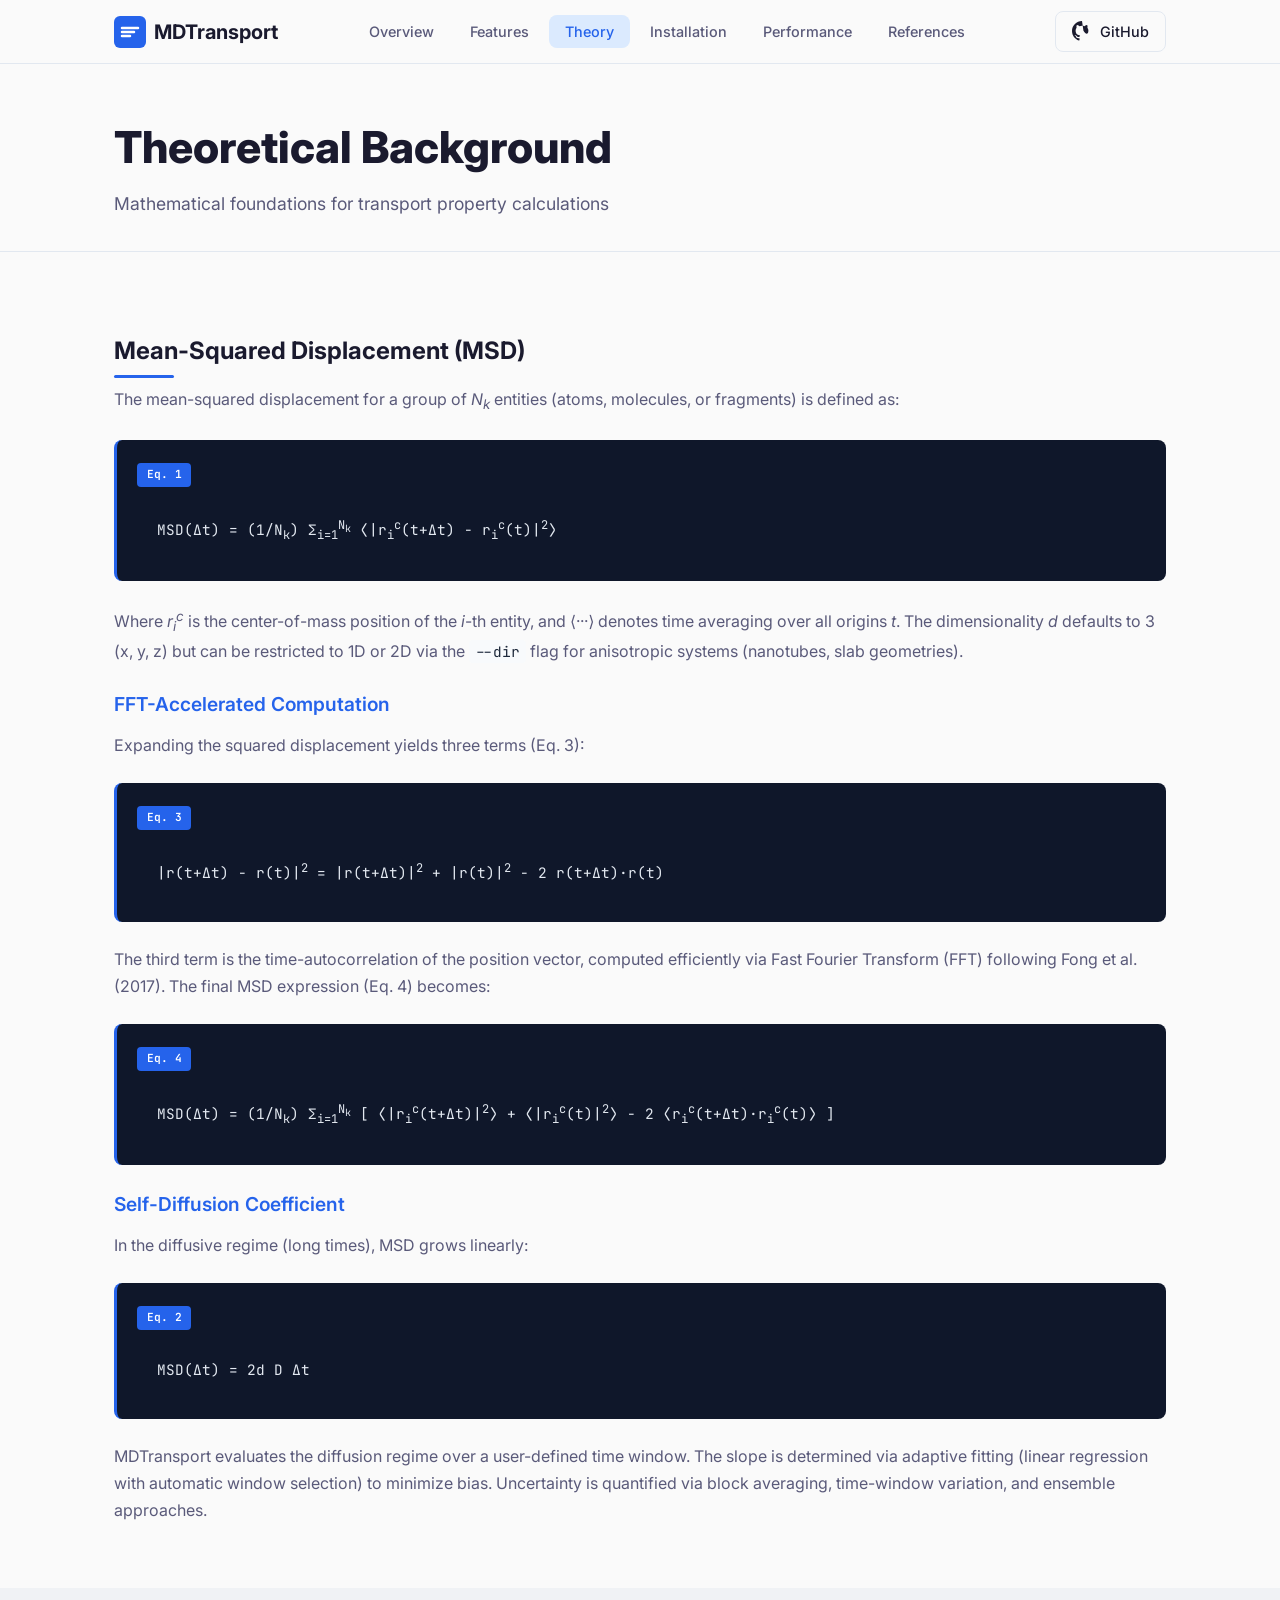
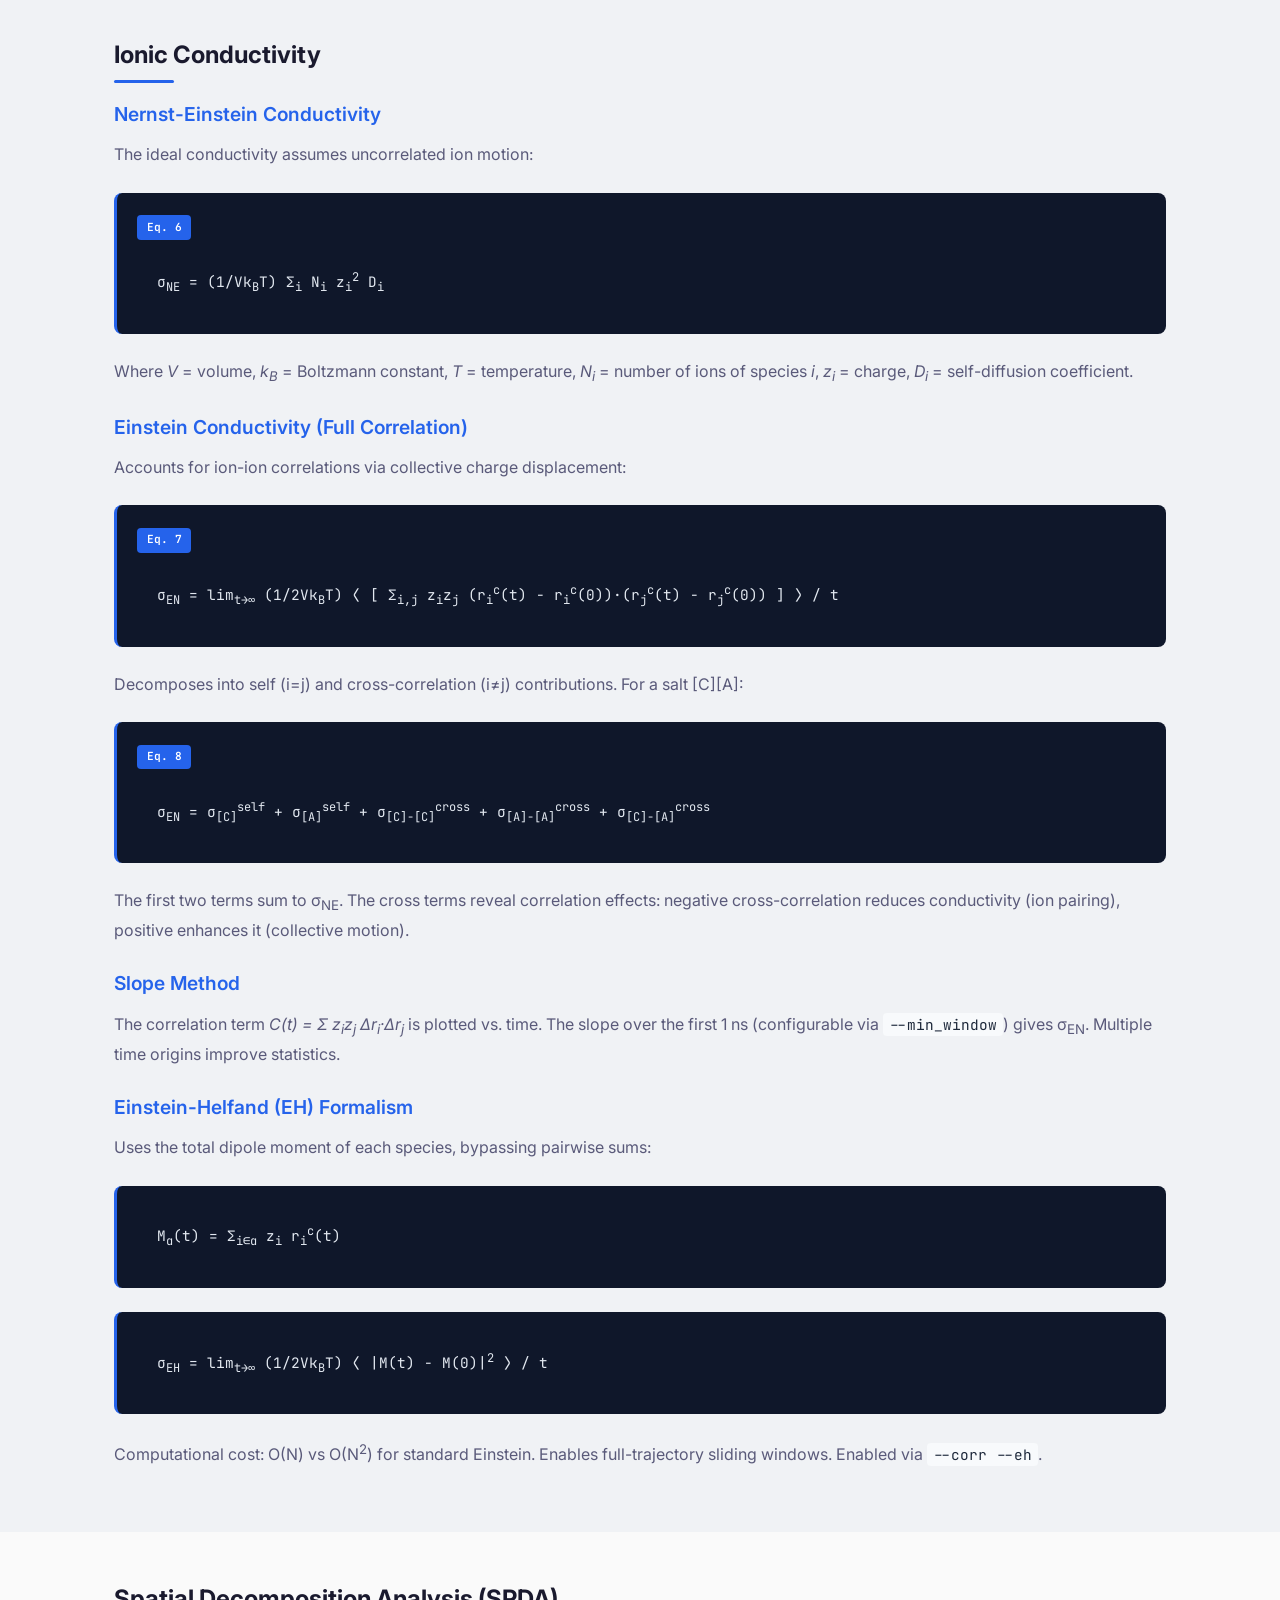
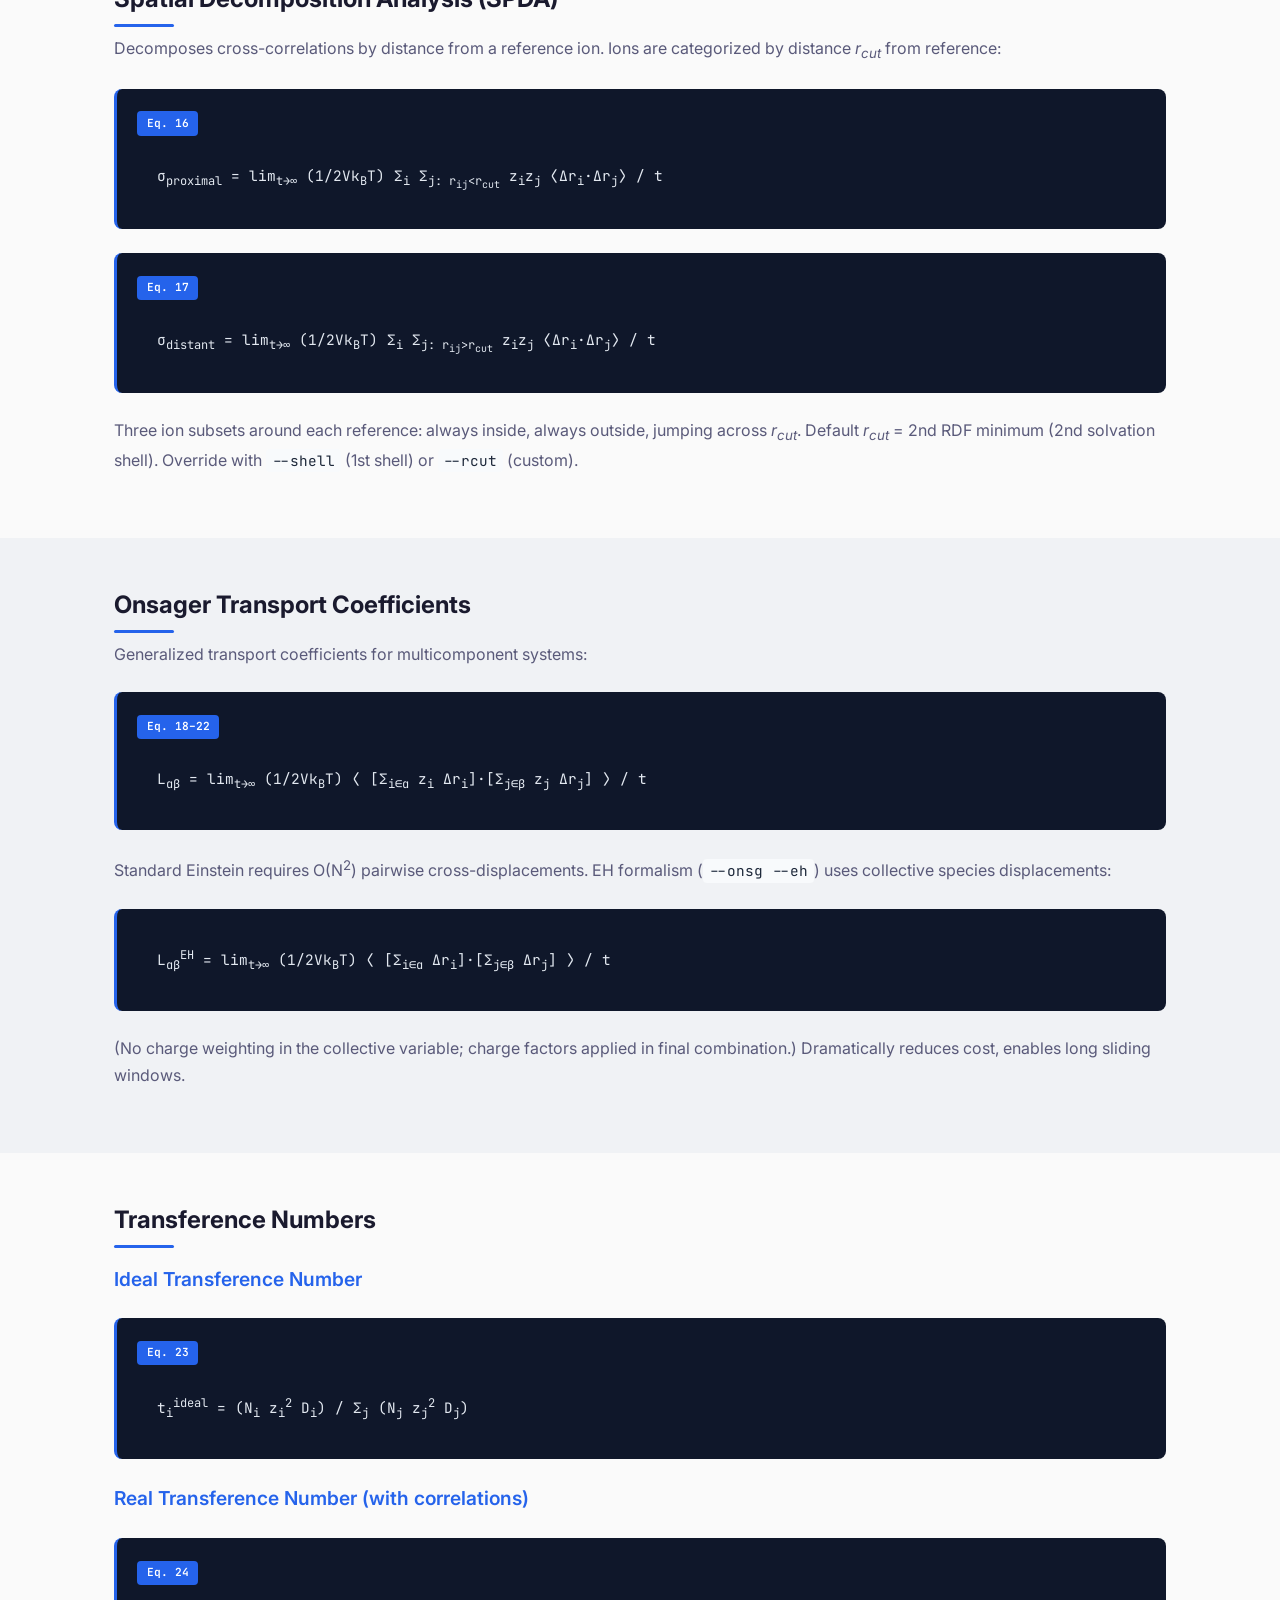
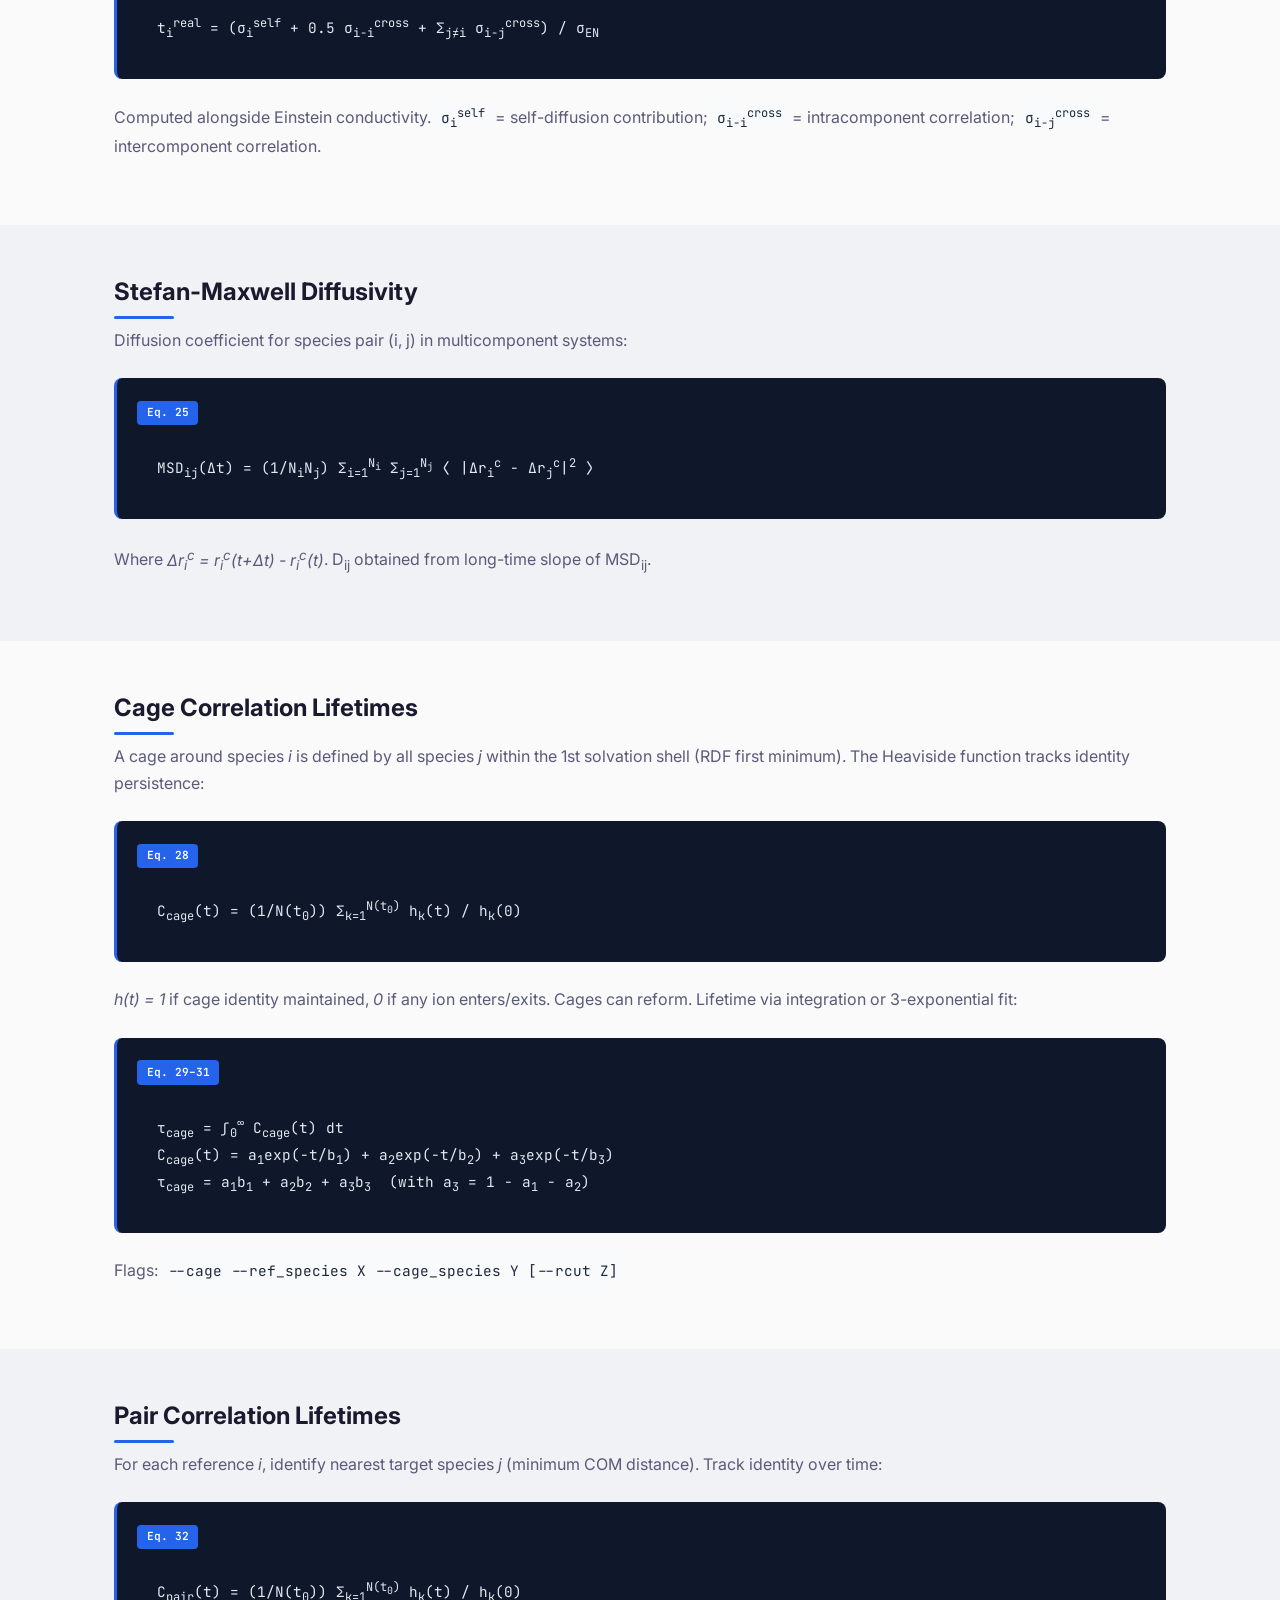
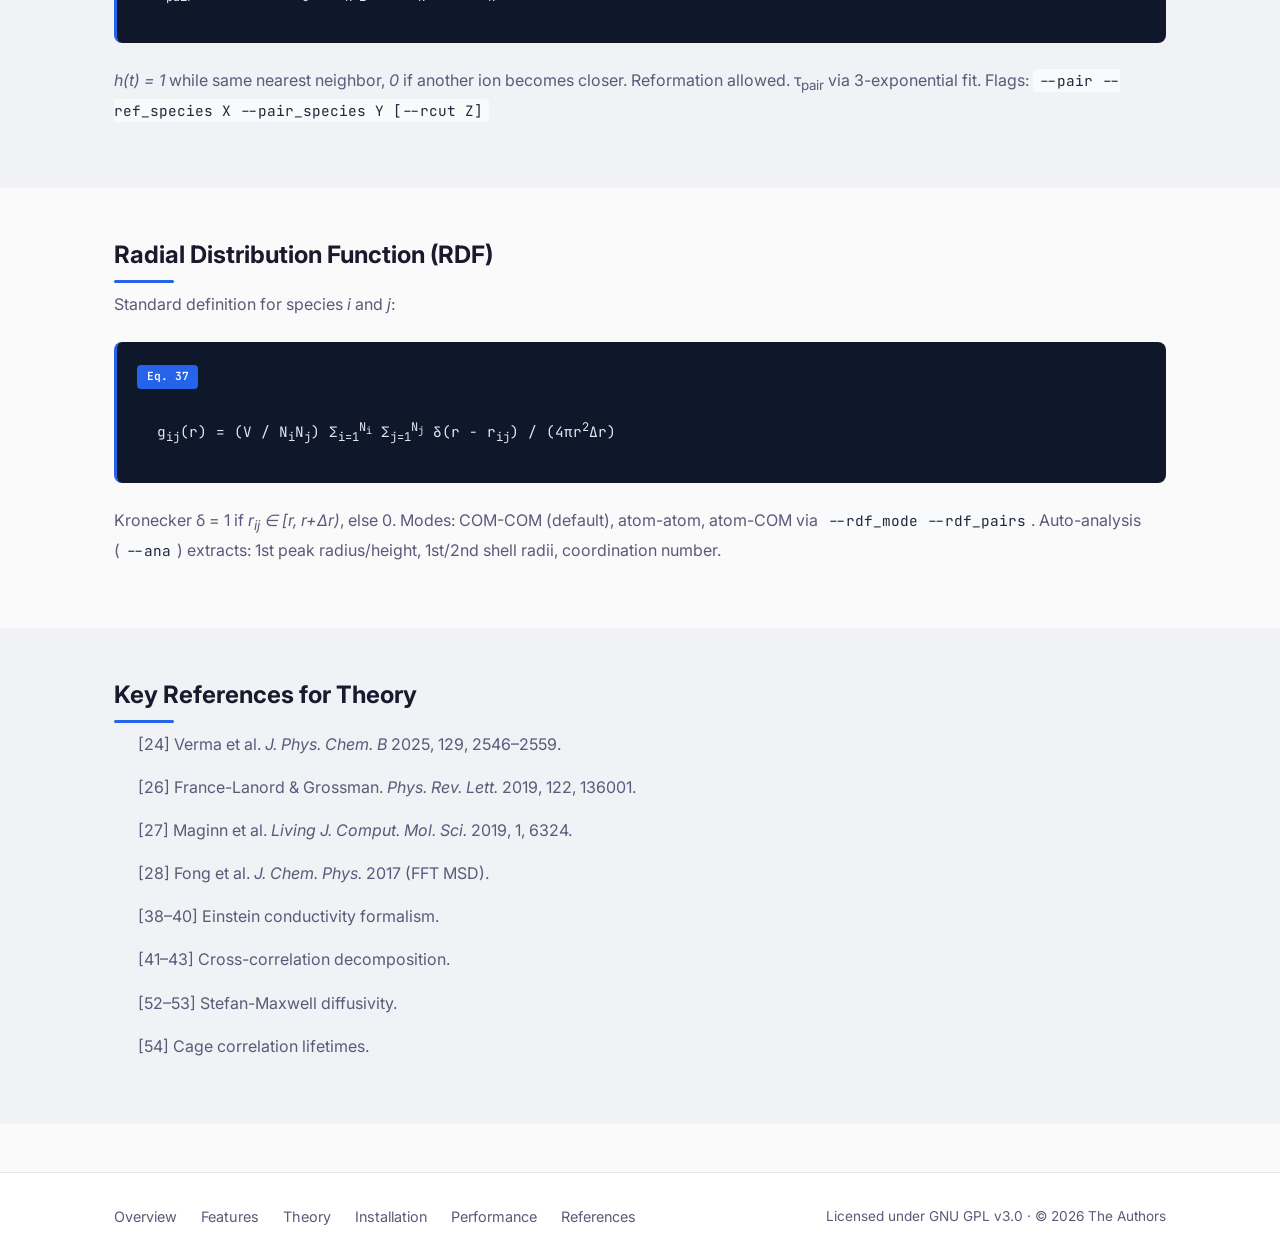
<file: theory.html>
<!DOCTYPE html>
<html lang="en">
<head>
    <meta charset="UTF-8">
    <meta name="viewport" content="width=device-width, initial-scale=1.0">
    <title>Theory - MDTransport</title>
    <meta name="description" content="Mathematical foundations and theoretical background for transport property calculations in MDTransport.">
    <link rel="stylesheet" href="styles.css">
    <link rel="preconnect" href="https://fonts.googleapis.com">
    <link rel="preconnect" href="https://fonts.gstatic.com" crossorigin>
    <link href="https://fonts.googleapis.com/css2?family=Inter:wght@300;400;500;600;700&family=JetBrains+Mono:wght@400;500&display=swap" rel="stylesheet">
</head>
<body>
    <header class="header">
        <nav class="nav container">
            <a href="index.html" class="nav-brand">
                <svg class="logo" viewBox="0 0 32 32" fill="none" xmlns="http://www.w3.org/2000/svg">
                    <rect width="32" height="32" rx="6" fill="currentColor"/>
                    <path d="M8 12h16M8 16h12M8 20h8" stroke="white" stroke-width="2.5" stroke-linecap="round"/>
                </svg>
                <span>MDTransport</span>
            </a>
            <ul class="nav-links">
                <li><a href="index.html">Overview</a></li>
                <li><a href="features.html">Features</a></li>
                <li><a href="theory.html" class="active">Theory</a></li>
                <li><a href="installation.html">Installation</a></li>
                <li><a href="performance.html">Performance</a></li>
                <li><a href="references.html">References</a></li>
            </ul>
            <a href="https://github.com/ShahResearchGroup/MDTransport" class="nav-github" target="_blank" rel="noopener">
                <svg width="20" height="20" viewBox="0 0 24 24" fill="currentColor"><path d="M12 0C5.374 0 0 5.373 0 12c0 5.302 3.438 9.8 8.207 11.387.599.111.793-.261.793-.577v-2.234c-3.338.726-4.033-1.416-4.033-1.416-.546-1.387-1.333-1.756-1.333-1.756-1.089-.745.083-.729.083-.729 1.205.084 1.839 1.237 1.839 1.237 1.07 1.834 2.807 1.304 3.492.997.107-.775.418-1.305.762-1.604-2.665-.305-5.467-1.334-5.467-5.931 0-1.311.469-2.381 1.236-3.221-.124-.303-.535-1.524.117-3.176 0 0 1.008-.322 3.301 1.23A11.509 11.509 0 0112 5.803c1.02.005 2.047.138 3.006.404 2.291-1.552 3.297-1.23 3.297-1.23.653 1.653.242 2.874.118 3.176.77.84 1.235 1.911 1.235 3.221 0 4.609-2.807 5.624-5.921.43.372.823 1.102.823 2.222v3.293c0 .319.192.694.801.576C20.566 21.797 24 17.3 24 12c0-6.627-5.373-12-12-12z"/></svg>
                GitHub
            </a>
        </nav>
    </header>

    <main>
        <section class="page-header">
            <div class="container">
                <h1>Theoretical Background</h1>
                <p class="page-subtitle">Mathematical foundations for transport property calculations</p>
            </div>
        </section>

        <section class="theory-section">
            <div class="container">
                <h2 class="section-title">Mean-Squared Displacement (MSD)</h2>
                <p>The mean-squared displacement for a group of <em>N<sub>k</sub></em> entities (atoms, molecules, or fragments) is defined as:</p>
                <div class="equation">
                    <span class="eq-label">Eq. 1</span>
                    <pre><code>MSD(Δt) = (1/N<sub>k</sub>) Σ<sub>i=1</sub><sup>N<sub>k</sub></sup> ⟨|r<sub>i</sub><sup>c</sup>(t+Δt) - r<sub>i</sub><sup>c</sup>(t)|<sup>2</sup>⟩</code></pre>
                </div>
                <p>Where <em>r<sub>i</sub><sup>c</sup></em> is the center-of-mass position of the <em>i</em>-th entity, and ⟨···⟩ denotes time averaging over all origins <em>t</em>. The dimensionality <em>d</em> defaults to 3 (x, y, z) but can be restricted to 1D or 2D via the <code>--dir</code> flag for anisotropic systems (nanotubes, slab geometries).</p>

                <h3>FFT-Accelerated Computation</h3>
                <p>Expanding the squared displacement yields three terms (Eq. 3):</p>
                <div class="equation">
                    <span class="eq-label">Eq. 3</span>
                    <pre><code>|r(t+Δt) - r(t)|<sup>2</sup> = |r(t+Δt)|<sup>2</sup> + |r(t)|<sup>2</sup> - 2 r(t+Δt)·r(t)</code></pre>
                </div>
                <p>The third term is the time-autocorrelation of the position vector, computed efficiently via Fast Fourier Transform (FFT) following Fong et al. (2017). The final MSD expression (Eq. 4) becomes:</p>
                <div class="equation">
                    <span class="eq-label">Eq. 4</span>
                    <pre><code>MSD(Δt) = (1/N<sub>k</sub>) Σ<sub>i=1</sub><sup>N<sub>k</sub></sup> [ ⟨|r<sub>i</sub><sup>c</sup>(t+Δt)|<sup>2</sup>⟩ + ⟨|r<sub>i</sub><sup>c</sup>(t)|<sup>2</sup>⟩ - 2 ⟨r<sub>i</sub><sup>c</sup>(t+Δt)·r<sub>i</sub><sup>c</sup>(t)⟩ ]</code></pre>
                </div>

                <h3>Self-Diffusion Coefficient</h3>
                <p>In the diffusive regime (long times), MSD grows linearly:</p>
                <div class="equation">
                    <span class="eq-label">Eq. 2</span>
                    <pre><code>MSD(Δt) = 2d D Δt</code></pre>
                </div>
                <p>MDTransport evaluates the diffusion regime over a user-defined time window. The slope is determined via adaptive fitting (linear regression with automatic window selection) to minimize bias. Uncertainty is quantified via block averaging, time-window variation, and ensemble approaches.</p>
            </div>
        </section>

        <section class="theory-section bg-muted">
            <div class="container">
                <h2 class="section-title">Ionic Conductivity</h2>

                <h3>Nernst-Einstein Conductivity</h3>
                <p>The ideal conductivity assumes uncorrelated ion motion:</p>
                <div class="equation">
                    <span class="eq-label">Eq. 6</span>
                    <pre><code>σ<sub>NE</sub> = (1/Vk<sub>B</sub>T) Σ<sub>i</sub> N<sub>i</sub> z<sub>i</sub><sup>2</sup> D<sub>i</sub></code></pre>
                </div>
                <p>Where <em>V</em> = volume, <em>k<sub>B</sub></em> = Boltzmann constant, <em>T</em> = temperature, <em>N<sub>i</sub></em> = number of ions of species <em>i</em>, <em>z<sub>i</sub></em> = charge, <em>D<sub>i</sub></em> = self-diffusion coefficient.</p>

                <h3>Einstein Conductivity (Full Correlation)</h3>
                <p>Accounts for ion-ion correlations via collective charge displacement:</p>
                <div class="equation">
                    <span class="eq-label">Eq. 7</span>
                    <pre><code>σ<sub>EN</sub> = lim<sub>t→∞</sub> (1/2Vk<sub>B</sub>T) ⟨ [ Σ<sub>i,j</sub> z<sub>i</sub>z<sub>j</sub> (r<sub>i</sub><sup>c</sup>(t) - r<sub>i</sub><sup>c</sup>(0))·(r<sub>j</sub><sup>c</sup>(t) - r<sub>j</sub><sup>c</sup>(0)) ] ⟩ / t</code></pre>
                </div>
                <p>Decomposes into self (i=j) and cross-correlation (i≠j) contributions. For a salt [C][A]:</p>
                <div class="equation">
                    <span class="eq-label">Eq. 8</span>
                    <pre><code>σ<sub>EN</sub> = σ<sub>[C]</sub><sup>self</sup> + σ<sub>[A]</sub><sup>self</sup> + σ<sub>[C]-[C]</sub><sup>cross</sup> + σ<sub>[A]-[A]</sub><sup>cross</sup> + σ<sub>[C]-[A]</sub><sup>cross</sup></code></pre>
                </div>
                <p>The first two terms sum to σ<sub>NE</sub>. The cross terms reveal correlation effects: negative cross-correlation reduces conductivity (ion pairing), positive enhances it (collective motion).</p>

                <h3>Slope Method</h3>
                <p>The correlation term <em>C(t) = Σ z<sub>i</sub>z<sub>j</sub> Δr<sub>i</sub>·Δr<sub>j</sub></em> is plotted vs. time. The slope over the first 1 ns (configurable via <code>--min_window</code>) gives σ<sub>EN</sub>. Multiple time origins improve statistics.</p>

                <h3>Einstein-Helfand (EH) Formalism</h3>
                <p>Uses the total dipole moment of each species, bypassing pairwise sums:</p>
                <div class="equation">
                    <pre><code>M<sub>α</sub>(t) = Σ<sub>i∈α</sub> z<sub>i</sub> r<sub>i</sub><sup>c</sup>(t)</code></pre>
                </div>
                <div class="equation">
                    <pre><code>σ<sub>EH</sub> = lim<sub>t→∞</sub> (1/2Vk<sub>B</sub>T) ⟨ |M(t) - M(0)|<sup>2</sup> ⟩ / t</code></pre>
                </div>
                <p>Computational cost: O(N) vs O(N<sup>2</sup>) for standard Einstein. Enables full-trajectory sliding windows. Enabled via <code>--corr --eh</code>.</p>
            </div>
        </section>

        <section class="theory-section">
            <div class="container">
                <h2 class="section-title">Spatial Decomposition Analysis (SPDA)</h2>
                <p>Decomposes cross-correlations by distance from a reference ion. Ions are categorized by distance <em>r<sub>cut</sub></em> from reference:</p>
                <div class="equation">
                    <span class="eq-label">Eq. 16</span>
                    <pre><code>σ<sub>proximal</sub> = lim<sub>t→∞</sub> (1/2Vk<sub>B</sub>T) Σ<sub>i</sub> Σ<sub>j: r<sub>ij</sub>&lt;r<sub>cut</sub></sub> z<sub>i</sub>z<sub>j</sub> ⟨Δr<sub>i</sub>·Δr<sub>j</sub>⟩ / t</code></pre>
                </div>
                <div class="equation">
                    <span class="eq-label">Eq. 17</span>
                    <pre><code>σ<sub>distant</sub> = lim<sub>t→∞</sub> (1/2Vk<sub>B</sub>T) Σ<sub>i</sub> Σ<sub>j: r<sub>ij</sub>&gt;r<sub>cut</sub></sub> z<sub>i</sub>z<sub>j</sub> ⟨Δr<sub>i</sub>·Δr<sub>j</sub>⟩ / t</code></pre>
                </div>
                <p>Three ion subsets around each reference: always inside, always outside, jumping across <em>r<sub>cut</sub></em>. Default <em>r<sub>cut</sub></em> = 2nd RDF minimum (2nd solvation shell). Override with <code>--shell</code> (1st shell) or <code>--rcut</code> (custom).</p>
            </div>
        </section>

        <section class="theory-section bg-muted">
            <div class="container">
                <h2 class="section-title">Onsager Transport Coefficients</h2>
                <p>Generalized transport coefficients for multicomponent systems:</p>
                <div class="equation">
                    <span class="eq-label">Eq. 18–22</span>
                    <pre><code>L<sub>αβ</sub> = lim<sub>t→∞</sub> (1/2Vk<sub>B</sub>T) ⟨ [Σ<sub>i∈α</sub> z<sub>i</sub> Δr<sub>i</sub>]·[Σ<sub>j∈β</sub> z<sub>j</sub> Δr<sub>j</sub>] ⟩ / t</code></pre>
                </div>
                <p>Standard Einstein requires O(N<sup>2</sup>) pairwise cross-displacements. EH formalism (<code>--onsg --eh</code>) uses collective species displacements:</p>
                <div class="equation">
                    <pre><code>L<sub>αβ</sub><sup>EH</sup> = lim<sub>t→∞</sub> (1/2Vk<sub>B</sub>T) ⟨ [Σ<sub>i∈α</sub> Δr<sub>i</sub>]·[Σ<sub>j∈β</sub> Δr<sub>j</sub>] ⟩ / t</code></pre>
                </div>
                <p>(No charge weighting in the collective variable; charge factors applied in final combination.) Dramatically reduces cost, enables long sliding windows.</p>
            </div>
        </section>

        <section class="theory-section">
            <div class="container">
                <h2 class="section-title">Transference Numbers</h2>

                <h3>Ideal Transference Number</h3>
                <div class="equation">
                    <span class="eq-label">Eq. 23</span>
                    <pre><code>t<sub>i</sub><sup>ideal</sup> = (N<sub>i</sub> z<sub>i</sub><sup>2</sup> D<sub>i</sub>) / Σ<sub>j</sub> (N<sub>j</sub> z<sub>j</sub><sup>2</sup> D<sub>j</sub>)</code></pre>
                </div>

                <h3>Real Transference Number (with correlations)</h3>
                <div class="equation">
                    <span class="eq-label">Eq. 24</span>
                    <pre><code>t<sub>i</sub><sup>real</sup> = (σ<sub>i</sub><sup>self</sup> + 0.5 σ<sub>i-i</sub><sup>cross</sup> + Σ<sub>j≠i</sub> σ<sub>i-j</sub><sup>cross</sup>) / σ<sub>EN</sub></code></pre>
                </div>
                <p>Computed alongside Einstein conductivity. <code>σ<sub>i</sub><sup>self</sup></code> = self-diffusion contribution; <code>σ<sub>i-i</sub><sup>cross</sup></code> = intracomponent correlation; <code>σ<sub>i-j</sub><sup>cross</sup></code> = intercomponent correlation.</p>
            </div>
        </section>

        <section class="theory-section bg-muted">
            <div class="container">
                <h2 class="section-title">Stefan-Maxwell Diffusivity</h2>
                <p>Diffusion coefficient for species pair (i, j) in multicomponent systems:</p>
                <div class="equation">
                    <span class="eq-label">Eq. 25</span>
                    <pre><code>MSD<sub>ij</sub>(Δt) = (1/N<sub>i</sub>N<sub>j</sub>) Σ<sub>i=1</sub><sup>N<sub>i</sub></sup> Σ<sub>j=1</sub><sup>N<sub>j</sub></sup> ⟨ |Δr<sub>i</sub><sup>c</sup> - Δr<sub>j</sub><sup>c</sup>|<sup>2</sup> ⟩</code></pre>
                </div>
                <p>Where <em>Δr<sub>i</sub><sup>c</sup> = r<sub>i</sub><sup>c</sup>(t+Δt) - r<sub>i</sub><sup>c</sup>(t)</em>. D<sub>ij</sub> obtained from long-time slope of MSD<sub>ij</sub>.</p>
            </div>
        </section>

        <section class="theory-section">
            <div class="container">
                <h2 class="section-title">Cage Correlation Lifetimes</h2>
                <p>A cage around species <em>i</em> is defined by all species <em>j</em> within the 1st solvation shell (RDF first minimum). The Heaviside function tracks identity persistence:</p>
                <div class="equation">
                    <span class="eq-label">Eq. 28</span>
                    <pre><code>C<sub>cage</sub>(t) = (1/N(t<sub>0</sub>)) Σ<sub>k=1</sub><sup>N(t<sub>0</sub>)</sup> h<sub>k</sub>(t) / h<sub>k</sub>(0)</code></pre>
                </div>
                <p><em>h(t) = 1</em> if cage identity maintained, <em>0</em> if any ion enters/exits. Cages can reform. Lifetime via integration or 3-exponential fit:</p>
                <div class="equation">
                    <span class="eq-label">Eq. 29–31</span>
                    <pre><code>τ<sub>cage</sub> = ∫<sub>0</sub><sup>∞</sup> C<sub>cage</sub>(t) dt
C<sub>cage</sub>(t) = a<sub>1</sub>exp(-t/b<sub>1</sub>) + a<sub>2</sub>exp(-t/b<sub>2</sub>) + a<sub>3</sub>exp(-t/b<sub>3</sub>)
τ<sub>cage</sub> = a<sub>1</sub>b<sub>1</sub> + a<sub>2</sub>b<sub>2</sub> + a<sub>3</sub>b<sub>3</sub>  (with a<sub>3</sub> = 1 - a<sub>1</sub> - a<sub>2</sub>)</code></pre>
                </div>
                <p>Flags: <code>--cage --ref_species X --cage_species Y [--rcut Z]</code></p>
            </div>
        </section>

        <section class="theory-section bg-muted">
            <div class="container">
                <h2 class="section-title">Pair Correlation Lifetimes</h2>
                <p>For each reference <em>i</em>, identify nearest target species <em>j</em> (minimum COM distance). Track identity over time:</p>
                <div class="equation">
                    <span class="eq-label">Eq. 32</span>
                    <pre><code>C<sub>pair</sub>(t) = (1/N(t<sub>0</sub>)) Σ<sub>k=1</sub><sup>N(t<sub>0</sub>)</sup> h<sub>k</sub>(t) / h<sub>k</sub>(0)</code></pre>
                </div>
                <p><em>h(t) = 1</em> while same nearest neighbor, <em>0</em> if another ion becomes closer. Reformation allowed. τ<sub>pair</sub> via 3-exponential fit. Flags: <code>--pair --ref_species X --pair_species Y [--rcut Z]</code></p>
            </div>
        </section>

        <section class="theory-section">
            <div class="container">
                <h2 class="section-title">Radial Distribution Function (RDF)</h2>
                <p>Standard definition for species <em>i</em> and <em>j</em>:</p>
                <div class="equation">
                    <span class="eq-label">Eq. 37</span>
                    <pre><code>g<sub>ij</sub>(r) = (V / N<sub>i</sub>N<sub>j</sub>) Σ<sub>i=1</sub><sup>N<sub>i</sub></sup> Σ<sub>j=1</sub><sup>N<sub>j</sub></sup> δ(r - r<sub>ij</sub>) / (4πr<sup>2</sup>Δr)</code></pre>
                </div>
                <p>Kronecker δ = 1 if <em>r<sub>ij</sub> ∈ [r, r+Δr)</em>, else 0. Modes: COM-COM (default), atom-atom, atom-COM via <code>--rdf_mode --rdf_pairs</code>. Auto-analysis (<code>--ana</code>) extracts: 1st peak radius/height, 1st/2nd shell radii, coordination number.</p>
            </div>
        </section>

        <section class="theory-section bg-muted">
            <div class="container">
                <h2 class="section-title">Key References for Theory</h2>
                <div class="ref-list">
                    <p>[24] Verma et al. <em>J. Phys. Chem. B</em> 2025, 129, 2546–2559.</p>
                    <p>[26] France-Lanord & Grossman. <em>Phys. Rev. Lett.</em> 2019, 122, 136001.</p>
                    <p>[27] Maginn et al. <em>Living J. Comput. Mol. Sci.</em> 2019, 1, 6324.</p>
                    <p>[28] Fong et al. <em>J. Chem. Phys.</em> 2017 (FFT MSD).</p>
                    <p>[38–40] Einstein conductivity formalism.</p>
                    <p>[41–43] Cross-correlation decomposition.</p>
                    <p>[52–53] Stefan-Maxwell diffusivity.</p>
                    <p>[54] Cage correlation lifetimes.</p>
                </div>
            </div>
        </section>
    </main>

    <footer class="footer">
        <div class="container">
            <div class="footer-content">
                <div class="footer-links">
                    <a href="index.html">Overview</a>
                    <a href="features.html">Features</a>
                    <a href="theory.html">Theory</a>
                    <a href="installation.html">Installation</a>
                    <a href="performance.html">Performance</a>
                    <a href="references.html">References</a>
                </div>
                <p class="footer-license">Licensed under GNU GPL v3.0 · © 2026 The Authors</p>
            </div>
        </div>
    </footer>

    <script src="script.js"></script>
</body>
</html>
</file>
<file: styles.css>
:root {
    --color-bg: #fafafa;
    --color-bg-muted: #f0f2f5;
    --color-white: #ffffff;
    --color-text: #1a1a2e;
    --color-text-muted: #5a5a7a;
    --color-primary: #2563eb;
    --color-primary-hover: #1d4ed8;
    --color-primary-light: #dbeafe;
    --color-secondary: #64748b;
    --color-secondary-hover: #475569;
    --color-accent: #0ea5e9;
    --color-border: #e2e8f0;
    --color-code-bg: #f8fafc;
    --color-code-text: #1e293b;
    --shadow-sm: 0 1px 2px rgba(0,0,0,0.05);
    --shadow-md: 0 4px 6px -1px rgba(0,0,0,0.1), 0 2px 4px -1px rgba(0,0,0,0.06);
    --shadow-lg: 0 10px 15px -3px rgba(0,0,0,0.1), 0 4px 6px -2px rgba(0,0,0,0.05);
    --radius-sm: 4px;
    --radius-md: 8px;
    --radius-lg: 12px;
    --font-sans: 'Inter', system-ui, -apple-system, sans-serif;
    --font-mono: 'JetBrains Mono', 'Fira Code', monospace;
    --max-width: 1100px;
    --header-height: 64px;
}

* {
    margin: 0;
    padding: 0;
    box-sizing: border-box;
}

html {
    scroll-behavior: smooth;
}

body {
    font-family: var(--font-sans);
    background: var(--color-bg);
    color: var(--color-text);
    line-height: 1.6;
    font-size: 16px;
    -webkit-font-smoothing: antialiased;
}

a {
    color: var(--color-primary);
    text-decoration: none;
    transition: color 0.2s;
}

a:hover {
    color: var(--color-primary-hover);
}

code {
    font-family: var(--font-mono);
    font-size: 0.9em;
    background: var(--color-code-bg);
    color: var(--color-code-text);
    padding: 0.15em 0.4em;
    border-radius: var(--radius-sm);
}

pre {
    font-family: var(--font-mono);
    font-size: 0.85rem;
    line-height: 1.7;
    background: #0f172a;
    color: #e2e8f0;
    padding: 1rem 1.25rem;
    border-radius: var(--radius-md);
    overflow-x: auto;
    margin: 1rem 0;
}

pre code {
    background: none;
    color: inherit;
    padding: 0;
    font-size: inherit;
}

.container {
    max-width: var(--max-width);
    margin: 0 auto;
    padding: 0 1.5rem;
}

/* Header */
.header {
    position: sticky;
    top: 0;
    z-index: 100;
    background: rgba(250, 250, 250, 0.95);
    backdrop-filter: blur(10px);
    border-bottom: 1px solid var(--color-border);
    height: var(--header-height);
}

.nav {
    display: flex;
    align-items: center;
    justify-content: space-between;
    height: 100%;
}

.nav-brand {
    display: flex;
    align-items: center;
    gap: 0.5rem;
    font-weight: 700;
    font-size: 1.25rem;
    color: var(--color-text);
}

.nav-brand:hover {
    color: var(--color-primary);
}

.logo {
    width: 32px;
    height: 32px;
    color: var(--color-primary);
}

.nav-links {
    display: flex;
    align-items: center;
    gap: 0.25rem;
    list-style: none;
}

.nav-links a {
    padding: 0.5rem 1rem;
    border-radius: var(--radius-md);
    font-weight: 500;
    font-size: 0.9rem;
    color: var(--color-text-muted);
    transition: all 0.2s;
}

.nav-links a:hover,
.nav-links a.active {
    color: var(--color-primary);
    background: var(--color-primary-light);
}

.nav-github {
    display: flex;
    align-items: center;
    gap: 0.5rem;
    padding: 0.5rem 1rem;
    border-radius: var(--radius-md);
    font-weight: 500;
    font-size: 0.9rem;
    color: var(--color-text);
    border: 1px solid var(--color-border);
    transition: all 0.2s;
}

.nav-github:hover {
    color: var(--color-primary);
    border-color: var(--color-primary);
    background: var(--color-primary-light);
}

/* Hero */
.hero {
    padding: 4rem 0 3rem;
}

.hero-content {
    max-width: 700px;
}

.hero-badge {
    display: flex;
    flex-wrap: wrap;
    gap: 0.5rem;
    margin-bottom: 1.5rem;
}

.badge {
    display: inline-block;
    padding: 0.35rem 0.75rem;
    background: var(--color-primary-light);
    color: var(--color-primary);
    border-radius: 9999px;
    font-size: 0.8rem;
    font-weight: 500;
}

.badge.doi {
    background: var(--color-bg-muted);
    color: var(--color-text-muted);
}

.hero-title {
    font-size: clamp(2.5rem, 5vw, 3.5rem);
    font-weight: 800;
    line-height: 1.1;
    margin-bottom: 1rem;
    background: linear-gradient(135deg, var(--color-text) 0%, var(--color-primary) 100%);
    -webkit-background-clip: text;
    -webkit-text-fill-color: transparent;
    background-clip: text;
}

.hero-subtitle {
    font-size: 1.25rem;
    color: var(--color-text-muted);
    margin-bottom: 1.5rem;
    line-height: 1.5;
}

.hero-authors {
    display: flex;
    flex-wrap: wrap;
    gap: 0.75rem;
    margin-bottom: 0.5rem;
    font-size: 0.95rem;
}

.author {
    background: var(--color-bg-muted);
    padding: 0.25rem 0.75rem;
    border-radius: 9999px;
    color: var(--color-text-muted);
}

.author.corresponding {
    background: var(--color-primary-light);
    color: var(--color-primary);
}

.hero-affiliation {
    font-size: 0.9rem;
    color: var(--color-text-muted);
    margin-bottom: 2rem;
}

.hero-actions {
    display: flex;
    flex-wrap: wrap;
    gap: 1rem;
}

.btn {
    display: inline-flex;
    align-items: center;
    gap: 0.5rem;
    padding: 0.75rem 1.5rem;
    border-radius: var(--radius-md);
    font-weight: 600;
    font-size: 0.95rem;
    transition: all 0.2s;
    border: none;
    cursor: pointer;
}

.btn-primary {
    background: var(--color-primary);
    color: white;
}

.btn-primary:hover {
    background: var(--color-primary-hover);
    color: white;
    transform: translateY(-1px);
    box-shadow: var(--shadow-md);
}

.btn-secondary {
    background: var(--color-white);
    color: var(--color-text);
    border: 1px solid var(--color-border);
}

.btn-secondary:hover {
    background: var(--color-bg-muted);
    border-color: var(--color-primary);
    color: var(--color-primary);
}

.hero-visual {
    display: none;
}

@media (min-width: 900px) {
    .hero .container {
        display: grid;
        grid-template-columns: 1fr 1fr;
        gap: 3rem;
        align-items: start;
    }
    .hero-visual {
        display: block;
    }
}

/* Architecture Diagram */
.architecture-diagram {
    background: var(--color-white);
    border: 1px solid var(--color-border);
    border-radius: var(--radius-lg);
    padding: 1.5rem;
    position: sticky;
    top: calc(var(--header-height) + 2rem);
}

.arch-layer {
    margin-bottom: 1rem;
}

.arch-layer h4 {
    font-size: 0.75rem;
    text-transform: uppercase;
    letter-spacing: 0.05em;
    color: var(--color-text-muted);
    margin-bottom: 0.75rem;
}

.arch-items {
    display: flex;
    flex-wrap: wrap;
    gap: 0.5rem;
}

.arch-items.utils-grid,
.arch-items.props-grid {
    gap: 0.4rem;
}

.arch-item {
    padding: 0.5rem 0.875rem;
    background: var(--color-bg-muted);
    border-radius: var(--radius-md);
    font-size: 0.8rem;
    font-weight: 500;
    color: var(--color-text);
    font-family: var(--font-mono);
}

.arch-item.cli { background: #fef3c7; color: #92400e; }
.arch-item.desktop { background: #dbeafe; color: #1e40af; }
.arch-item.web { background: #fce7f3; color: #9d174d; }
.arch-item.core { background: #e0e7ff; color: #312e81; }
.arch-item.util { background: #f3e8ff; color: #6b21a8; }
.arch-item.prop { background: #dcfce7; color: #166534; }

.arch-arrow {
    text-align: center;
    color: var(--color-text-muted);
    font-size: 1.5rem;
    line-height: 1;
    margin: 0.5rem 0;
}

/* Page Header */
.page-header {
    padding: 3rem 0 2rem;
    border-bottom: 1px solid var(--color-border);
    margin-bottom: 2rem;
}

.page-header h1 {
    font-size: clamp(2rem, 4vw, 2.75rem);
    font-weight: 800;
    margin-bottom: 0.5rem;
}

.page-subtitle {
    font-size: 1.1rem;
    color: var(--color-text-muted);
}

/* Sections */
.section-title {
    font-size: 1.75rem;
    font-weight: 700;
    margin-bottom: 2rem;
    position: relative;
}

.section-title::after {
    content: '';
    position: absolute;
    bottom: -0.5rem;
    left: 0;
    width: 60px;
    height: 3px;
    background: var(--color-primary);
    border-radius: 2px;
}

.feature-section {
    padding: 3rem 0;
}

.bg-muted {
    background: var(--color-bg-muted);
}

/* Highlights */
.highlights-grid {
    display: grid;
    grid-template-columns: repeat(auto-fit, minmax(280px, 1fr));
    gap: 1.5rem;
}

.highlight-card {
    background: var(--color-white);
    border: 1px solid var(--color-border);
    border-radius: var(--radius-lg);
    padding: 1.75rem;
    transition: all 0.2s;
}

.highlight-card:hover {
    transform: translateY(-4px);
    box-shadow: var(--shadow-lg);
    border-color: var(--color-primary);
}

.highlight-icon {
    width: 48px;
    height: 48px;
    background: var(--color-primary-light);
    border-radius: var(--radius-md);
    display: flex;
    align-items: center;
    justify-content: center;
    color: var(--color-primary);
    margin-bottom: 1rem;
}

.highlight-icon svg {
    width: 24px;
    height: 24px;
}

.highlight-card h3 {
    font-size: 1.15rem;
    font-weight: 600;
    margin-bottom: 0.5rem;
}

.highlight-card p {
    color: var(--color-text-muted);
    font-size: 0.95rem;
    line-height: 1.6;
}

/* Citation */
.citation {
    padding: 2rem 0 3rem;
}

.citation-box {
    background: var(--color-white);
    border: 1px solid var(--color-border);
    border-radius: var(--radius-lg);
    padding: 1.5rem;
}

.citation-box pre {
    margin: 0;
    background: #0f172a;
}

.citation-box code {
    font-size: 0.9rem;
}

.btn-copy {
    margin-top: 1rem;
    padding: 0.5rem 1rem;
    font-size: 0.85rem;
}

/* Quick Start */
.quick-start {
    padding: 3rem 0;
}

.quick-start-grid {
    display: grid;
    grid-template-columns: repeat(auto-fit, minmax(250px, 1fr));
    gap: 1.5rem;
}

.quick-step {
    background: var(--color-white);
    border: 1px solid var(--color-border);
    border-radius: var(--radius-lg);
    padding: 1.5rem;
}

.step-number {
    width: 36px;
    height: 36px;
    background: var(--color-primary);
    color: white;
    border-radius: 50%;
    display: flex;
    align-items: center;
    justify-content: center;
    font-weight: 700;
    margin-bottom: 1rem;
}

.quick-step h3 {
    font-size: 1.1rem;
    margin-bottom: 1rem;
}

.quick-step pre {
    margin: 0.75rem 0;
}

.quick-step p {
    font-size: 0.9rem;
    color: var(--color-text-muted);
}

/* Feature List */
.feature-list {
    list-style: none;
    padding: 0;
    margin: 0;
}

.feature-list li {
    padding: 0.4rem 0;
    padding-left: 1.5rem;
    position: relative;
    font-size: 0.9rem;
    color: var(--color-text-muted);
}

.feature-list li::before {
    content: '→';
    position: absolute;
    left: 0;
    color: var(--color-primary);
    font-weight: bold;
}

/* Engine Cards */
.engine-grid {
    display: grid;
    grid-template-columns: repeat(auto-fit, minmax(300px, 1fr));
    gap: 1.5rem;
}

.engine-card {
    background: var(--color-white);
    border: 1px solid var(--color-border);
    border-radius: var(--radius-lg);
    padding: 1.5rem;
}

.engine-card.gromacs .engine-icon { background: #dbeafe; color: #1e40af; }
.engine-card.lammps .engine-icon { background: #fef3c7; color: #92400e; }

.engine-icon {
    width: 48px;
    height: 48px;
    border-radius: var(--radius-md);
    display: flex;
    align-items: center;
    justify-content: center;
    margin-bottom: 1rem;
}

.engine-icon svg {
    width: 24px;
    height: 24px;
}

.engine-card h3 {
    font-size: 1.2rem;
    margin-bottom: 1rem;
}

.engine-card .feature-list li {
    font-size: 0.85rem;
}

/* Properties Grid */
.properties-grid {
    display: grid;
    grid-template-columns: repeat(auto-fit, minmax(320px, 1fr));
    gap: 1.5rem;
}

.property-card {
    background: var(--color-white);
    border: 1px solid var(--color-border);
    border-radius: var(--radius-lg);
    padding: 1.5rem;
}

.property-header {
    display: flex;
    align-items: center;
    gap: 0.75rem;
    margin-bottom: 1rem;
    flex-wrap: wrap;
}

.property-flag {
    background: var(--color-primary-light);
    color: var(--color-primary);
    padding: 0.25rem 0.6rem;
    border-radius: var(--radius-sm);
    font-family: var(--font-mono);
    font-size: 0.75rem;
    font-weight: 600;
}

.property-header h3 {
    font-size: 1.05rem;
    font-weight: 600;
}

.property-card ul {
    list-style: none;
    padding: 0;
    margin: 0;
}

.property-card li {
    padding: 0.35rem 0;
    padding-left: 1.25rem;
    position: relative;
    font-size: 0.85rem;
    color: var(--color-text-muted);
    line-height: 1.5;
}

.property-card li::before {
    content: '•';
    position: absolute;
    left: 0;
    color: var(--color-primary);
}

/* Interfaces */
.interfaces-grid {
    display: grid;
    grid-template-columns: repeat(auto-fit, minmax(300px, 1fr));
    gap: 1.5rem;
}

.interface-card {
    background: var(--color-white);
    border: 1px solid var(--color-border);
    border-radius: var(--radius-lg);
    padding: 1.5rem;
}

.interface-icon {
    width: 48px;
    height: 48px;
    border-radius: var(--radius-md);
    display: flex;
    align-items: center;
    justify-content: center;
    color: white;
    margin-bottom: 1rem;
}

.interface-icon.cli { background: linear-gradient(135deg, #3b82f6, #2563eb); }
.interface-icon.desktop { background: linear-gradient(135deg, #8b5cf6, #7c3aed); }
.interface-icon.web { background: linear-gradient(135deg, #0ea5e9, #0284c7); }

.interface-icon svg {
    width: 24px;
    height: 24px;
}

.interface-card h3 {
    font-size: 1.15rem;
    margin-bottom: 0.5rem;
}

.interface-desc {
    color: var(--color-text-muted);
    font-size: 0.9rem;
    margin-bottom: 1rem;
}

.interface-example {
    background: #0f172a;
    border-radius: var(--radius-md);
    padding: 1rem;
    margin: 1rem 0;
    font-size: 0.8rem;
}

.interface-example code {
    display: block;
    background: none;
    color: #e2e8f0;
    padding: 0.2rem 0;
    font-family: var(--font-mono);
}

/* Advanced Grid */
.advanced-grid {
    display: grid;
    grid-template-columns: repeat(auto-fit, minmax(280px, 1fr));
    gap: 1.5rem;
}

.advanced-card {
    background: var(--color-white);
    border: 1px solid var(--color-border);
    border-radius: var(--radius-lg);
    padding: 1.5rem;
}

.advanced-card h3 {
    font-size: 1.05rem;
    margin-bottom: 0.75rem;
    color: var(--color-primary);
}

.advanced-card p {
    font-size: 0.9rem;
    color: var(--color-text-muted);
    line-height: 1.6;
}

/* Output Grid */
.output-grid {
    display: grid;
    grid-template-columns: repeat(auto-fit, minmax(280px, 1fr));
    gap: 1.5rem;
}

.output-card {
    background: var(--color-white);
    border: 1px solid var(--color-border);
    border-radius: var(--radius-lg);
    padding: 1.5rem;
}

.output-card h3 {
    font-size: 1.05rem;
    margin-bottom: 1rem;
    color: var(--color-primary);
}

.output-card ul {
    list-style: none;
    padding: 0;
    margin: 0;
}

.output-card li {
    padding: 0.35rem 0;
    padding-left: 1.25rem;
    position: relative;
    font-size: 0.85rem;
    color: var(--color-text-muted);
}

.output-card li::before {
    content: '•';
    position: absolute;
    left: 0;
    color: var(--color-primary);
}

/* Install Cards */
.install-grid {
    display: grid;
    grid-template-columns: repeat(auto-fit, minmax(280px, 1fr));
    gap: 1.5rem;
}

.install-card {
    background: var(--color-white);
    border: 1px solid var(--color-border);
    border-radius: var(--radius-lg);
    padding: 1.5rem;
    position: relative;
}

.install-header {
    display: flex;
    align-items: center;
    gap: 0.75rem;
    margin-bottom: 1rem;
    flex-wrap: wrap;
}

.install-header h3 {
    font-size: 1.1rem;
}

.install-badge {
    background: var(--color-primary);
    color: white;
    padding: 0.2rem 0.5rem;
    border-radius: 9999px;
    font-size: 0.7rem;
    font-weight: 600;
}

.install-card pre {
    margin: 1rem 0;
}

.install-card p {
    color: var(--color-text-muted);
    font-size: 0.9rem;
}

/* Alt Install */
.alt-install-grid {
    display: grid;
    grid-template-columns: repeat(auto-fit, minmax(280px, 1fr));
    gap: 1.5rem;
}

.alt-install-card {
    background: var(--color-white);
    border: 1px solid var(--color-border);
    border-radius: var(--radius-lg);
    padding: 1.5rem;
}

.alt-icon {
    width: 48px;
    height: 48px;
    border-radius: var(--radius-md);
    display: flex;
    align-items: center;
    justify-content: center;
    color: white;
    margin-bottom: 1rem;
}

.alt-icon.desktop { background: linear-gradient(135deg, #8b5cf6, #7c3aed); }
.alt-icon.web { background: linear-gradient(135deg, #0ea5e9, #0284c7); }
.alt-icon.source { background: linear-gradient(135deg, #3b82f6, #2563eb); }

.alt-icon svg {
    width: 24px;
    height: 24px;
}

.alt-install-card h3 {
    font-size: 1.1rem;
    margin-bottom: 0.5rem;
}

.alt-install-card p {
    color: var(--color-text-muted);
    font-size: 0.9rem;
    margin-bottom: 1rem;
}

.alt-install-card pre {
    margin: 1rem 0;
}

/* Prereq Grid */
.prereq-grid {
    display: grid;
    grid-template-columns: repeat(auto-fit, minmax(280px, 1fr));
    gap: 1.5rem;
}

.prereq-card {
    background: var(--color-white);
    border: 1px solid var(--color-border);
    border-radius: var(--radius-lg);
    padding: 1.5rem;
}

.prereq-card h3 {
    font-size: 1.05rem;
    margin-bottom: 0.75rem;
    color: var(--color-primary);
}

.package-list {
    list-style: none;
    padding: 0;
    margin: 0 0 1rem 0;
}

.package-list li {
    padding: 0.3rem 0;
    font-family: var(--font-mono);
    font-size: 0.85rem;
    color: var(--color-text);
}

.note {
    font-size: 0.85rem;
    color: var(--color-text-muted);
}

/* Verify Grid */
.verify-grid {
    display: grid;
    grid-template-columns: repeat(auto-fit, minmax(280px, 1fr));
    gap: 1.5rem;
}

.verify-card {
    background: var(--color-white);
    border: 1px solid var(--color-border);
    border-radius: var(--radius-lg);
    padding: 1.5rem;
}

.verify-card h3 {
    font-size: 1.05rem;
    margin-bottom: 0.75rem;
    color: var(--color-primary);
}

.verify-card pre {
    margin: 0.75rem 0;
}

.verify-card p {
    font-size: 0.9rem;
    color: var(--color-text-muted);
}

/* HPC Content */
.hpc-content h3 {
    font-size: 1.1rem;
    margin: 1.5rem 0 0.75rem;
    color: var(--color-primary);
}

.hpc-content pre {
    margin: 0.75rem 0;
}

/* Troubleshoot */
.troubleshoot-grid {
    display: flex;
    flex-direction: column;
    gap: 0.75rem;
}

.trouble-item {
    background: var(--color-white);
    border: 1px solid var(--color-border);
    border-radius: var(--radius-md);
    overflow: hidden;
}

.trouble-item summary {
    padding: 1rem 1.25rem;
    cursor: pointer;
    font-weight: 500;
    list-style: none;
    position: relative;
}

.trouble-item summary::-webkit-details-marker {
    display: none;
}

.trouble-item summary::after {
    content: '+';
    position: absolute;
    right: 1.25rem;
    font-size: 1.25rem;
    color: var(--color-text-muted);
    transition: transform 0.2s;
}

.trouble-item[open] summary::after {
    transform: rotate(45deg);
}

.trouble-item p {
    padding: 0 1.25rem 1rem;
    margin: 0;
    font-size: 0.9rem;
    color: var(--color-text-muted);
    line-height: 1.6;
}

/* Update Grid */
.update-grid {
    display: grid;
    grid-template-columns: repeat(auto-fit, minmax(200px, 1fr));
    gap: 1.5rem;
}

.update-card {
    background: var(--color-white);
    border: 1px solid var(--color-border);
    border-radius: var(--radius-lg);
    padding: 1.5rem;
    text-align: center;
}

.update-card h3 {
    font-size: 1.05rem;
    margin-bottom: 0.75rem;
    color: var(--color-primary);
}

.update-card pre {
    margin: 0;
}

/* Performance Cards */
.perf-grid {
    display: grid;
    grid-template-columns: repeat(auto-fit, minmax(300px, 1fr));
    gap: 1.5rem;
}

.perf-card {
    background: var(--color-white);
    border: 1px solid var(--color-border);
    border-radius: var(--radius-lg);
    padding: 1.5rem;
}

.perf-card h3 {
    font-size: 1.1rem;
    margin-bottom: 1rem;
    color: var(--color-primary);
}

.perf-metric {
    display: flex;
    justify-content: space-between;
    align-items: center;
    padding: 1rem;
    background: var(--color-bg-muted);
    border-radius: var(--radius-md);
    margin: 1rem 0;
}

.metric-label {
    font-size: 0.9rem;
    color: var(--color-text-muted);
}

.metric-value {
    font-weight: 600;
    color: var(--color-primary);
}

.perf-note {
    font-size: 0.85rem;
    color: var(--color-text-muted);
    font-style: italic;
}

.comparison-card {
    background: var(--color-white);
    border: 1px solid var(--color-border);
    border-radius: var(--radius-lg);
    padding: 1.5rem;
}

.comparison-card h3 {
    margin-bottom: 1rem;
    color: var(--color-primary);
}

.comparison-grid {
    display: grid;
    grid-template-columns: repeat(auto-fit, minmax(250px, 1fr));
    gap: 1.5rem;
}

.comparison-item h4 {
    font-size: 1rem;
    margin-bottom: 0.5rem;
    color: var(--color-text);
}

.comparison-item p {
    font-size: 0.9rem;
    color: var(--color-text-muted);
}

.comparison-conclusion {
    margin-top: 1rem;
    padding-top: 1rem;
    border-top: 1px solid var(--color-border);
    font-weight: 500;
    color: var(--color-primary);
}

.hw-comparison {
    display: flex;
    flex-direction: column;
    gap: 1.5rem;
}

.hw-finding {
    background: var(--color-white);
    border: 1px solid var(--color-border);
    border-radius: var(--radius-lg);
    padding: 1.5rem;
}

.hw-finding h3 {
    font-size: 1.1rem;
    margin-bottom: 0.75rem;
    color: var(--color-primary);
}

.hw-finding p {
    color: var(--color-text-muted);
    line-height: 1.6;
}

.backend-table-container {
    overflow-x: auto;
    margin: 1.5rem 0;
}

.backend-table {
    width: 100%;
    border-collapse: collapse;
    font-size: 0.85rem;
    background: var(--color-white);
    border-radius: var(--radius-md);
    overflow: hidden;
    box-shadow: var(--shadow-sm);
}

.backend-table th,
.backend-table td {
    padding: 0.875rem 1rem;
    text-align: left;
    border-bottom: 1px solid var(--color-border);
}

.backend-table th {
    background: var(--color-bg-muted);
    font-weight: 600;
    color: var(--color-text);
}

.backend-table td code {
    background: var(--color-bg-muted);
}

.backend-table tr:last-child td {
    border-bottom: none;
}

.backend-insights {
    background: var(--color-white);
    border: 1px solid var(--color-border);
    border-radius: var(--radius-lg);
    padding: 1.5rem;
}

.backend-insights h3 {
    font-size: 1.05rem;
    margin-bottom: 1rem;
    color: var(--color-primary);
}

.backend-insights ul {
    padding-left: 1.25rem;
}

.backend-insights li {
    margin: 0.5rem 0;
    color: var(--color-text-muted);
    line-height: 1.6;
}

/* Disk Grid */
.disk-grid {
    display: grid;
    grid-template-columns: repeat(auto-fit, minmax(250px, 1fr));
    gap: 1.5rem;
}

.disk-card {
    background: var(--color-white);
    border: 1px solid var(--color-border);
    border-radius: var(--radius-lg);
    padding: 1.5rem;
    text-align: center;
}

.disk-card h3 {
    font-size: 1rem;
    margin-bottom: 0.75rem;
    color: var(--color-primary);
}

.disk-metric {
    font-size: 2rem;
    font-weight: 700;
    color: var(--color-primary);
    margin-bottom: 0.75rem;
}

.disk-card p {
    font-size: 0.9rem;
    color: var(--color-text-muted);
    line-height: 1.6;
}

/* Time Grid */
.time-grid {
    display: grid;
    grid-template-columns: repeat(auto-fit, minmax(200px, 1fr));
    gap: 1.5rem;
}

.time-card {
    background: var(--color-white);
    border: 1px solid var(--color-border);
    border-radius: var(--radius-lg);
    padding: 1.5rem;
    text-align: center;
}

.time-card h3 {
    font-size: 0.9rem;
    color: var(--color-text-muted);
    margin-bottom: 0.75rem;
    text-transform: uppercase;
    letter-spacing: 0.02em;
}

.time-value {
    font-size: 1.5rem;
    font-weight: 700;
    color: var(--color-primary);
}

.time-note {
    margin-top: 1.5rem;
    text-align: center;
    color: var(--color-text-muted);
    font-size: 0.9rem;
}

/* Opt Grid */
.opt-grid {
    display: grid;
    grid-template-columns: repeat(auto-fit, minmax(280px, 1fr));
    gap: 1.5rem;
}

.opt-card {
    background: var(--color-white);
    border: 1px solid var(--color-border);
    border-radius: var(--radius-lg);
    padding: 1.5rem;
}

.opt-card h4 {
    font-size: 1rem;
    margin-bottom: 0.75rem;
    color: var(--color-primary);
}

.opt-card ul {
    padding-left: 1.25rem;
}

.opt-card li {
    margin: 0.4rem 0;
    font-size: 0.9rem;
    color: var(--color-text-muted);
}

.scaling-content h3 {
    font-size: 1.1rem;
    margin: 1.5rem 0 0.75rem;
    color: var(--color-primary);
}

.scaling-content p {
    color: var(--color-text-muted);
    line-height: 1.6;
}

/* Theory Section */
.theory-section {
    padding: 3rem 0;
}

.theory-section h2 {
    font-size: 1.5rem;
    font-weight: 700;
    margin: 2rem 0 1rem;
    color: var(--color-text);
}

.theory-section h3 {
    font-size: 1.2rem;
    font-weight: 600;
    margin: 1.5rem 0 0.75rem;
    color: var(--color-primary);
}

.theory-section p {
    margin-bottom: 1rem;
    color: var(--color-text-muted);
    line-height: 1.7;
}

.theory-section h2:first-child {
    margin-top: 0;
}

.equation {
    background: #0f172a;
    border-radius: var(--radius-md);
    padding: 1.25rem;
    margin: 1.5rem 0;
    overflow-x: auto;
    border-left: 3px solid var(--color-primary);
}

.eq-label {
    display: inline-block;
    background: var(--color-primary);
    color: white;
    padding: 0.2rem 0.6rem;
    border-radius: var(--radius-sm);
    font-size: 0.7rem;
    font-weight: 600;
    font-family: var(--font-mono);
    margin-bottom: 0.75rem;
}

.equation pre {
    margin: 0;
    background: none;
}

.equation code {
    background: none;
    color: #e2e8f0;
    padding: 0;
    font-size: 0.9rem;
}

/* Refs */
.refs-section {
    padding: 3rem 0;
}

.primary-ref {
    background: var(--color-white);
    border: 1px solid var(--color-border);
    border-radius: var(--radius-lg);
    padding: 1.5rem;
    font-size: 1rem;
    line-height: 1.7;
}

.ref-list {
    padding-left: 1.5rem;
    line-height: 2;
}

.ref-list li {
    margin: 0.5rem 0;
    color: var(--color-text-muted);
    font-size: 0.9rem;
}

.ref-list li a {
    color: var(--color-primary);
}

.si-content {
    background: var(--color-white);
    border: 1px solid var(--color-border);
    border-radius: var(--radius-lg);
    padding: 1.5rem;
}

.si-content ul {
    padding-left: 1.5rem;
    margin-top: 1rem;
}

.si-content li {
    margin: 0.5rem 0;
    color: var(--color-text-muted);
}

.availability-grid {
    display: grid;
    grid-template-columns: repeat(auto-fit, minmax(250px, 1fr));
    gap: 1.5rem;
}

.avail-card {
    background: var(--color-white);
    border: 1px solid var(--color-border);
    border-radius: var(--radius-lg);
    padding: 1.5rem;
    text-align: center;
}

.avail-card h3 {
    font-size: 1.05rem;
    margin-bottom: 0.5rem;
    color: var(--color-primary);
}

.avail-card p {
    color: var(--color-text-muted);
    font-size: 0.9rem;
    margin-bottom: 1rem;
}

.funding-content {
    background: var(--color-white);
    border: 1px solid var(--color-border);
    border-radius: var(--radius-lg);
    padding: 1.5rem;
    line-height: 1.7;
    color: var(--color-text-muted);
}

.author-grid {
    display: grid;
    grid-template-columns: repeat(auto-fit, minmax(280px, 1fr));
    gap: 1.5rem;
}

.author-card {
    background: var(--color-white);
    border: 1px solid var(--color-border);
    border-radius: var(--radius-lg);
    padding: 1.5rem;
    text-align: center;
}

.author-card.corresponding {
    border-color: var(--color-primary);
}

.author-avatar {
    width: 72px;
    height: 72px;
    border-radius: 50%;
    background: var(--color-primary-light);
    color: var(--color-primary);
    display: flex;
    align-items: center;
    justify-content: center;
    font-weight: 700;
    font-size: 1.25rem;
    margin: 0 auto 1rem;
}

.author-card h3 {
    font-size: 1.1rem;
    margin-bottom: 0.25rem;
}

.corresponding-badge {
    background: var(--color-primary);
    color: white;
    padding: 0.1rem 0.4rem;
    border-radius: 9999px;
    font-size: 0.7rem;
    margin-left: 0.5rem;
    vertical-align: middle;
}

.author-affil {
    color: var(--color-text-muted);
    font-size: 0.85rem;
    margin-bottom: 0.5rem;
    line-height: 1.5;
}

.author-orcid,
.author-email {
    font-size: 0.8rem;
    color: var(--color-text-muted);
    margin-bottom: 0.5rem;
}

.author-role {
    font-size: 0.85rem;
    color: var(--color-text-muted);
    font-style: italic;
}

/* Footer */
.footer {
    background: var(--color-white);
    border-top: 1px solid var(--color-border);
    padding: 2rem 0;
    margin-top: 3rem;
}

.footer-content {
    display: flex;
    flex-wrap: wrap;
    justify-content: space-between;
    align-items: center;
    gap: 1rem;
}

.footer-links {
    display: flex;
    flex-wrap: wrap;
    gap: 1.5rem;
}

.footer-links a {
    color: var(--color-text-muted);
    font-size: 0.9rem;
}

.footer-links a:hover {
    color: var(--color-primary);
}

.footer-license {
    font-size: 0.85rem;
    color: var(--color-text-muted);
}

/* Responsive */
@media (max-width: 640px) {
    .container {
        padding: 0 1rem;
    }
    
    .nav-links {
        display: none;
    }
    
    .hero {
        padding: 2.5rem 0 2rem;
    }
    
    .section-title {
        font-size: 1.5rem;
    }
    
    .properties-grid,
    .highlights-grid,
    .engine-grid,
    .interfaces-grid,
    .advanced-grid,
    .output-grid,
    .install-grid,
    .alt-install-grid,
    .prereq-grid,
    .verify-grid,
    .perf-grid,
    .disk-grid,
    .time-grid,
    .opt-grid,
    .availability-grid,
    .author-grid {
        grid-template-columns: 1fr;
    }
}
</file>
